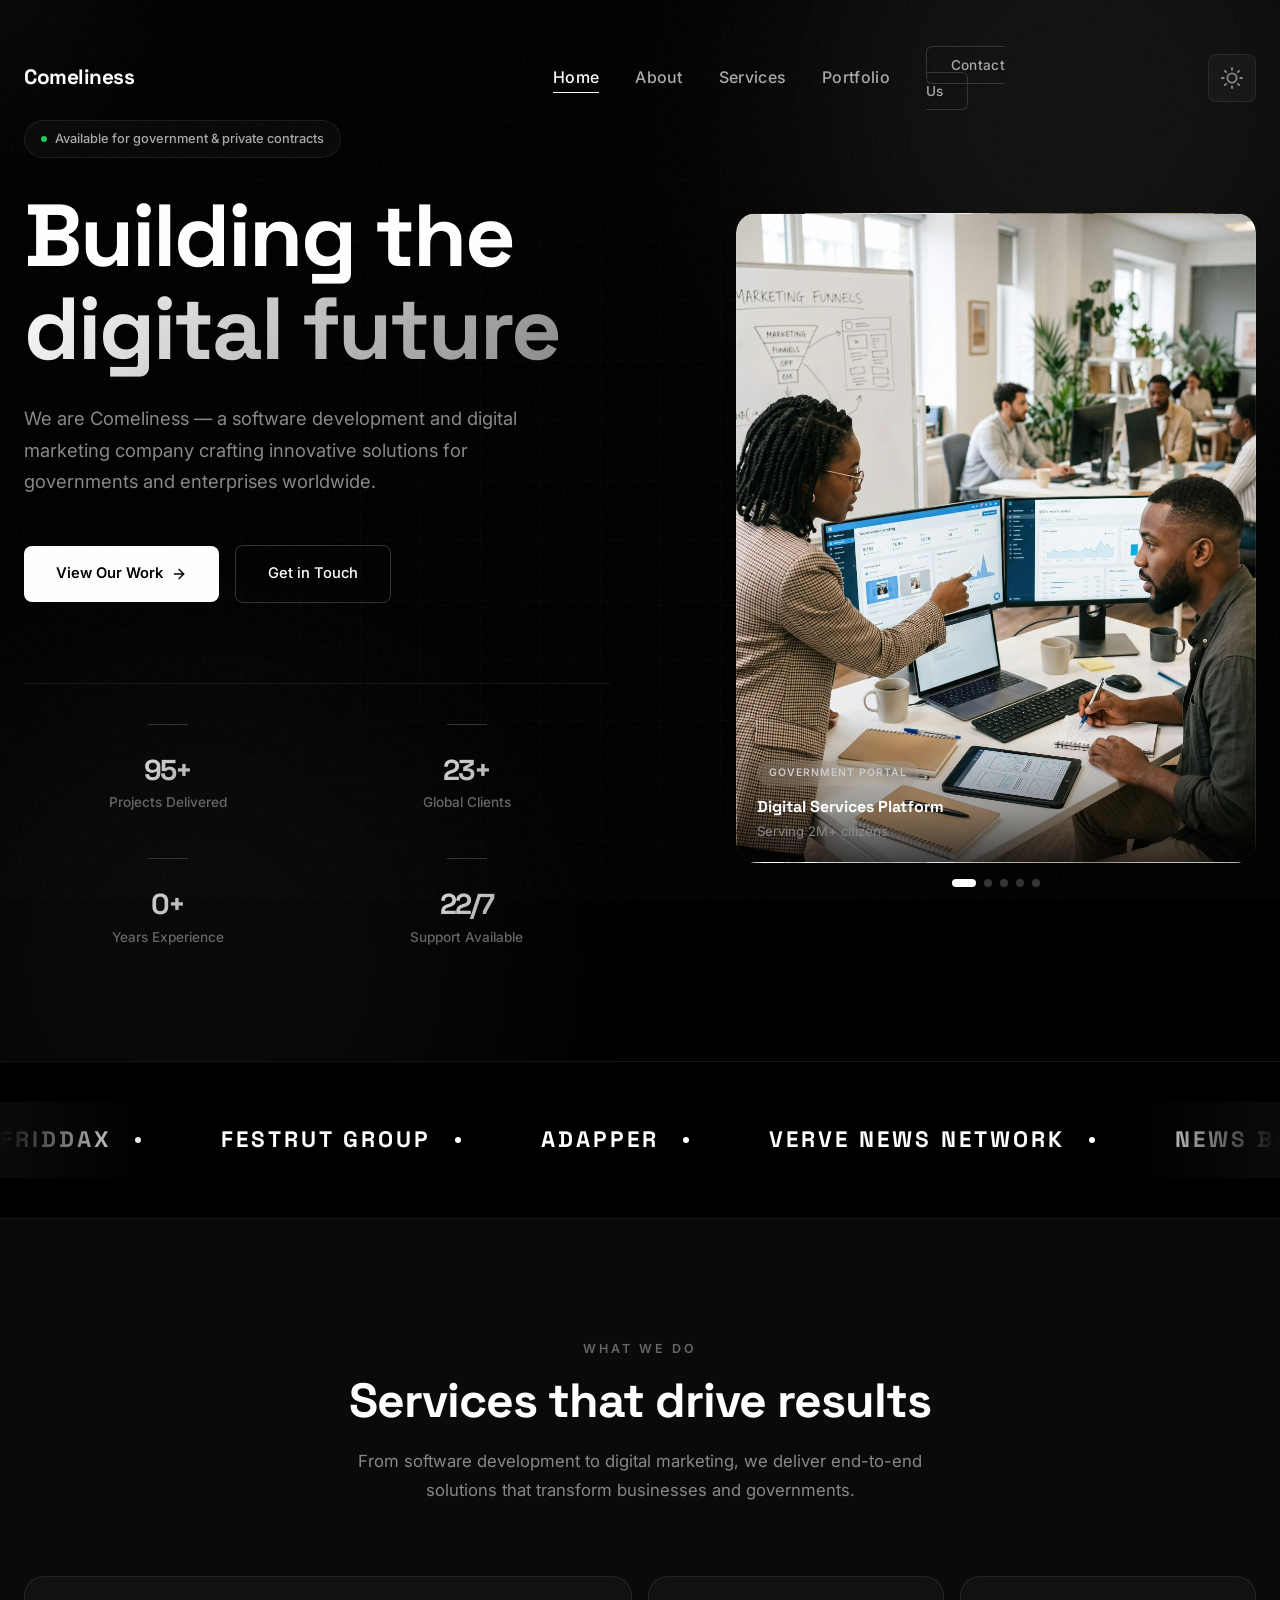
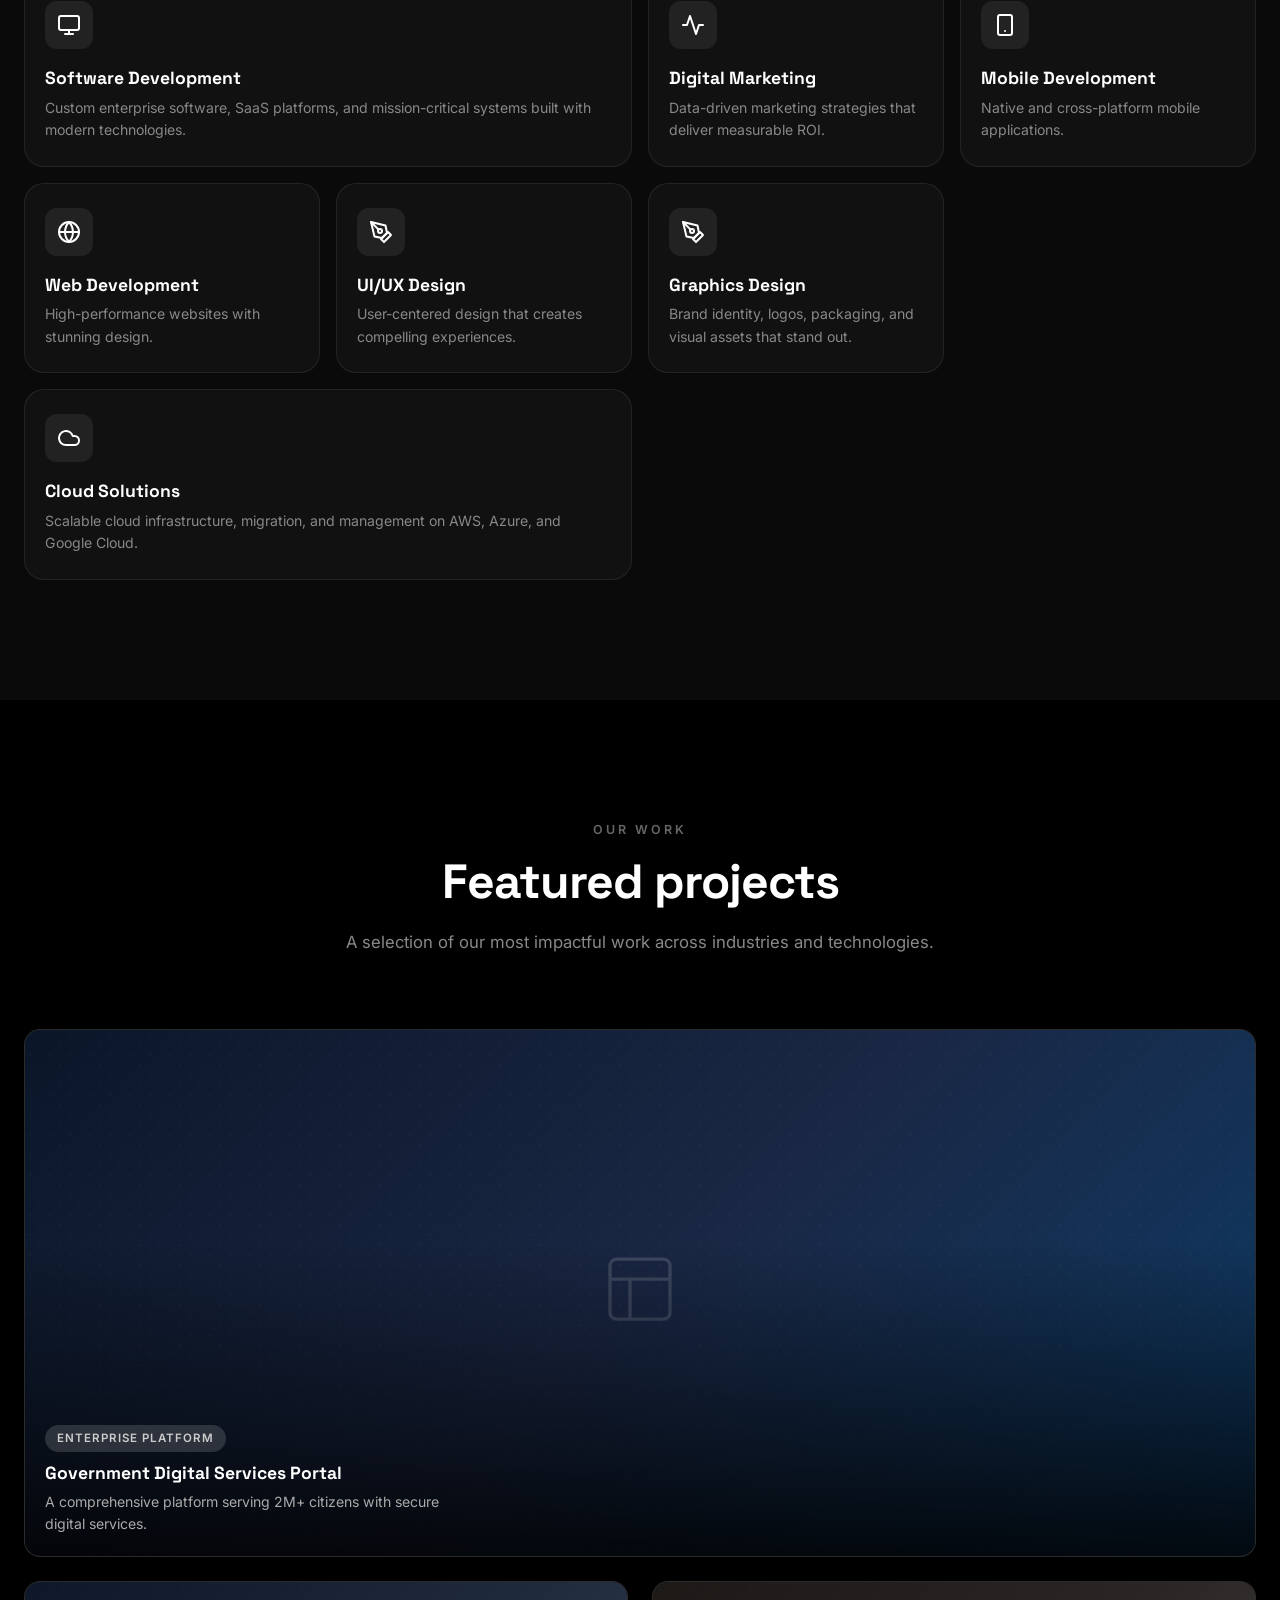
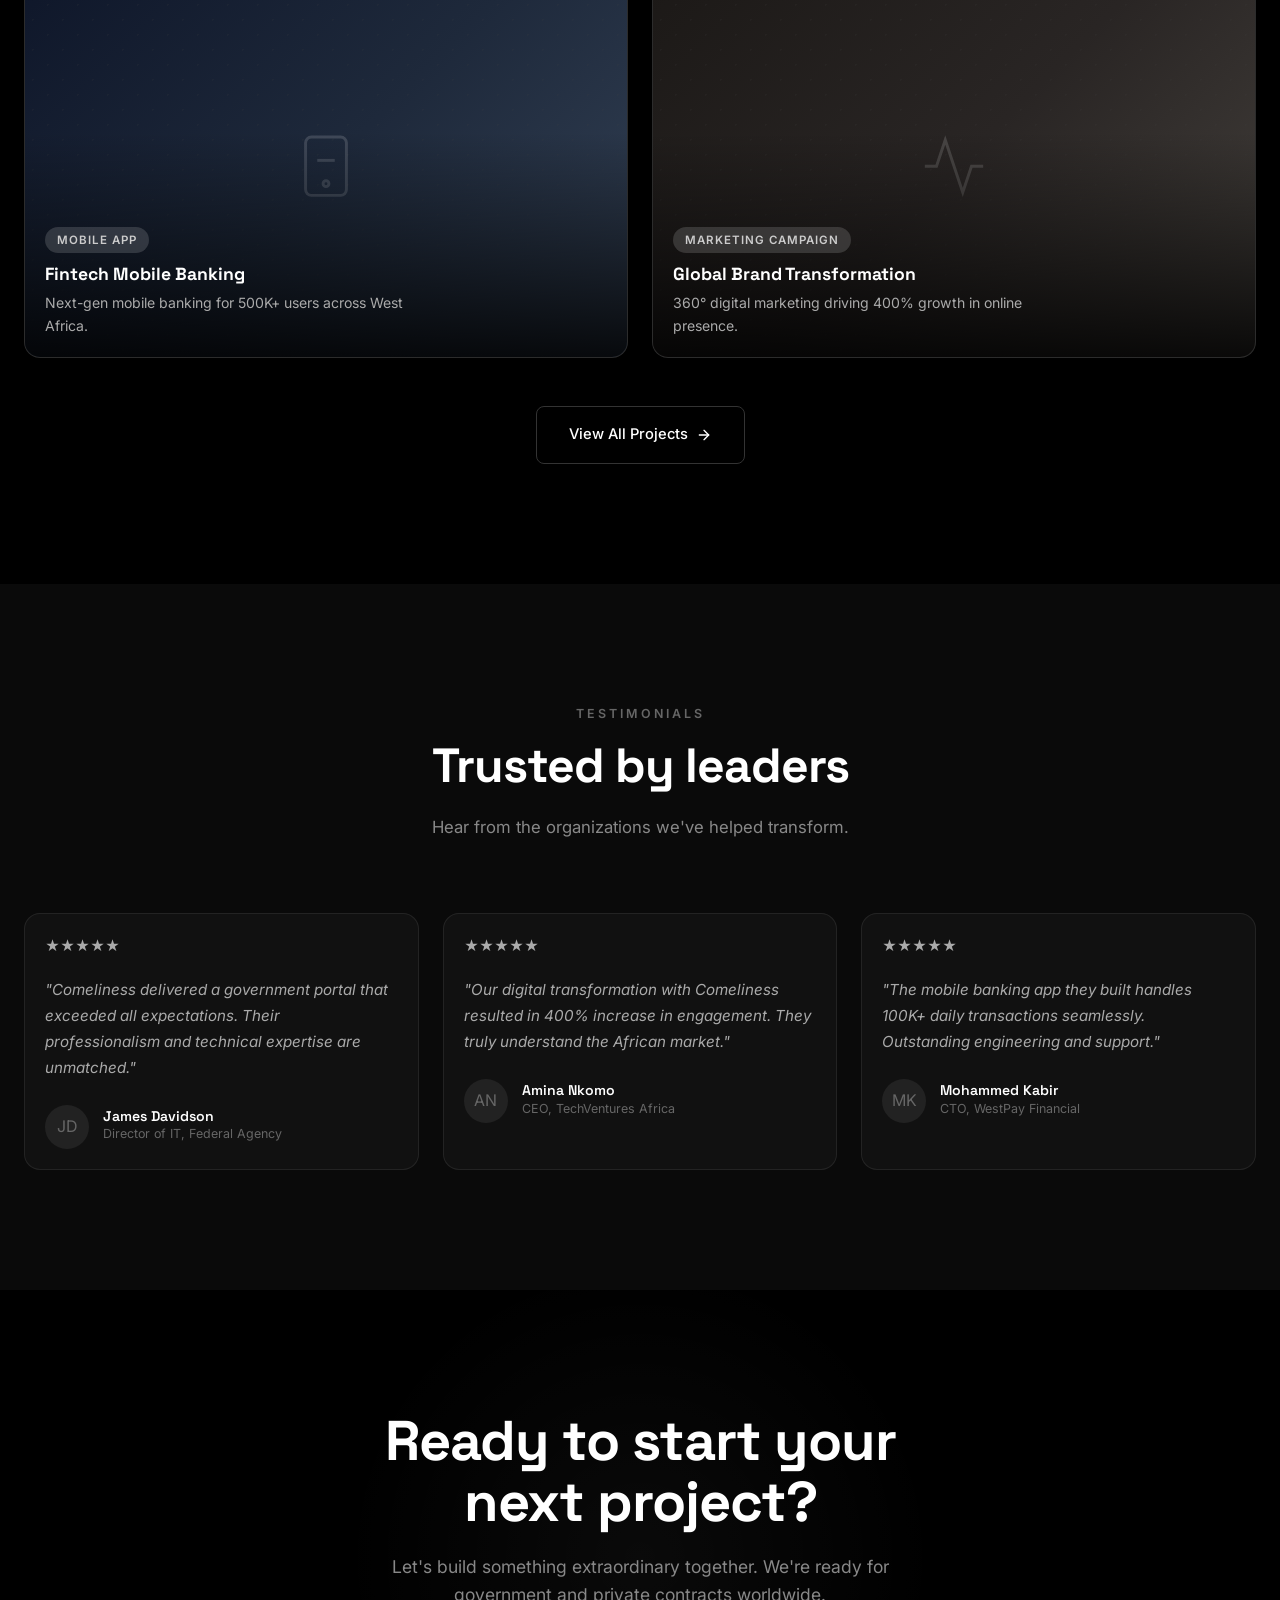
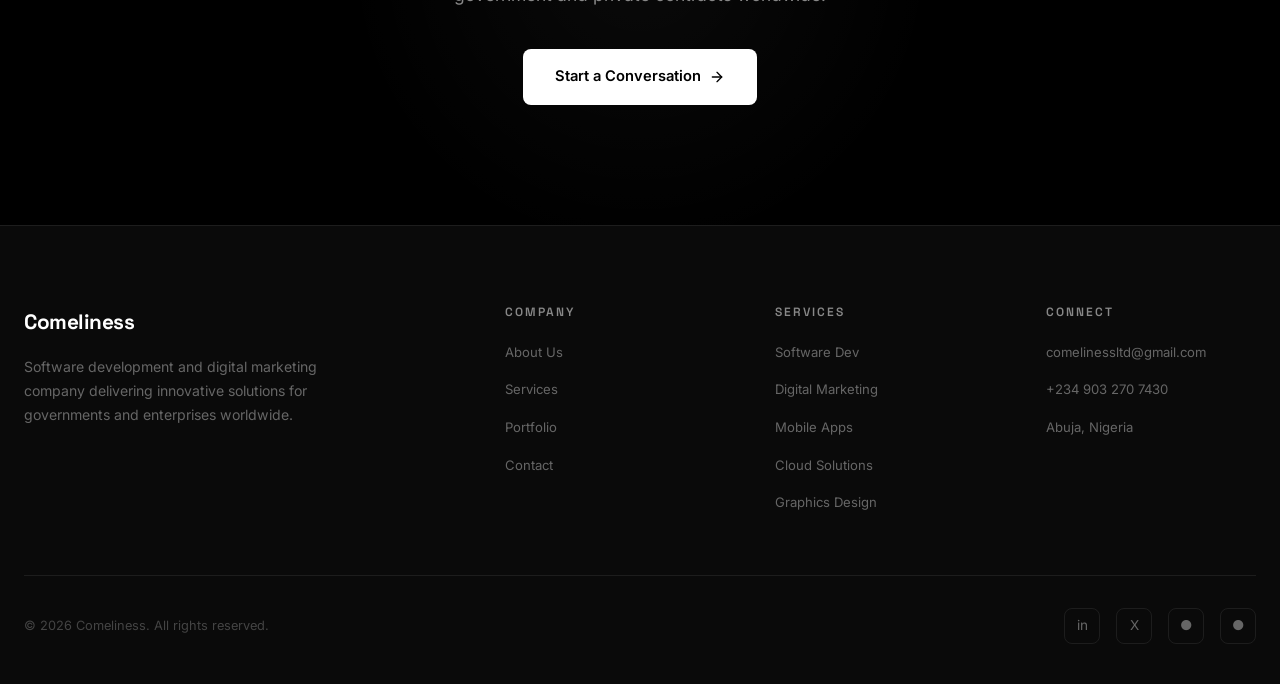
<file: index.html>
<!DOCTYPE html>
<html lang="en">
<head>
  <meta charset="UTF-8">
  <meta name="viewport" content="width=device-width, initial-scale=1.0">
  <title>Comeliness — Software & Digital Solutions</title>
  <meta name="description" content="Comeliness is a leading software development and digital marketing company delivering innovative solutions worldwide.">
  <link rel="stylesheet" href="css/style.css">
  <link rel="icon" href="data:image/svg+xml,<svg xmlns='http://www.w3.org/2000/svg' viewBox='0 0 100 100'><text y='.9em' font-size='90'>C</text></svg>">
</head>
<body>
  <div class="grain"></div>
  <div class="page-transition"></div>

  <!-- NAVBAR -->
  <nav class="navbar">
    <div class="container">
      <a href="index.html" class="logo">Comeliness</a>
      <ul class="nav-links">
        <li><a href="index.html" class="active">Home</a></li>
        <li><a href="pages/about.html">About</a></li>
        <li><a href="pages/services.html">Services</a></li>
        <li><a href="pages/portfolio.html">Portfolio</a></li>
        <li><a href="pages/contact.html" class="nav-cta">Contact Us</a></li>
      </ul>
      <div class="nav-actions" style="display:flex; align-items:center; gap:12px;">
        <button class="theme-toggle" id="themeToggle" aria-label="Toggle theme">
          <svg class="sun-icon" viewBox="0 0 24 24" fill="none" stroke="currentColor" stroke-width="2" stroke-linecap="round" stroke-linejoin="round"><circle cx="12" cy="12" r="5"/><line x1="12" y1="1" x2="12" y2="3"/><line x1="12" y1="21" x2="12" y2="23"/><line x1="4.22" y1="4.22" x2="5.64" y2="5.64"/><line x1="18.36" y1="18.36" x2="19.78" y2="19.78"/><line x1="1" y1="12" x2="3" y2="12"/><line x1="21" y1="12" x2="23" y2="12"/><line x1="4.22" y1="19.78" x2="5.64" y2="18.36"/><line x1="18.36" y1="5.64" x2="19.78" y2="4.22"/></svg>
          <svg class="moon-icon" viewBox="0 0 24 24" fill="none" stroke="currentColor" stroke-width="2" stroke-linecap="round" stroke-linejoin="round"><path d="M21 12.79A9 9 0 1 1 11.21 3 7 7 0 0 0 21 12.79z"/></svg>
        </button>
        <div class="hamburger">
        <span></span>
        <span></span>
        <span></span>
      </div>
    </div>
  </nav>

  <!-- HERO -->
  <section class="hero">
    <div class="hero-bg">
      <div class="hero-gradient hero-gradient-1"></div>
      <div class="hero-gradient hero-gradient-2"></div>
      <div class="hero-grid"></div>
    </div>
    <div class="container">
      <div class="hero-layout">
        <div class="hero-text">
          <div class="hero-badge">
            <span class="dot"></span>
            Available for government & private contracts
          </div>
          <h1>
            Building the<br>
            <span class="gradient-text" data-scramble="digital future">digital future</span>
          </h1>
          <p class="hero-description">
            We are Comeliness — a software development and digital marketing company crafting innovative solutions for governments and enterprises worldwide.
          </p>
          <div class="hero-buttons">
            <a href="pages/portfolio.html" class="btn-primary">
              View Our Work
              <svg width="16" height="16" viewBox="0 0 24 24" fill="none" stroke="currentColor" stroke-width="2" stroke-linecap="round" stroke-linejoin="round"><path d="M5 12h14"/><path d="m12 5 7 7-7 7"/></svg>
            </a>
            <a href="pages/contact.html" class="btn-secondary">Get in Touch</a>
          </div>
          <div class="hero-stats">
            <div class="stat-block">
              <div class="stat-number" data-count="100" data-suffix="+">0+</div>
              <div class="stat-label">Projects Delivered</div>
            </div>
            <div class="stat-block">
              <div class="stat-number" data-count="25" data-suffix="+">0+</div>
              <div class="stat-label">Global Clients</div>
            </div>
            <div class="stat-block">
              <div class="stat-number" data-count="1" data-suffix="+">0+</div>
              <div class="stat-label">Years Experience</div>
            </div>
            <div class="stat-block">
              <div class="stat-number" data-count="24" data-suffix="/7">0/7</div>
              <div class="stat-label">Support Available</div>
            </div>
          </div>
        </div>
        <div class="hero-slider">
          <div class="hero-slider-track">
            <div class="hero-slide active" style="background-image: url('images/digital-services.jpeg'); background-size: cover; background-position: center;">
              <div class="hero-slide-pattern"></div>
              <div class="hero-slide-content">
                <span class="hero-slide-tag">Government Portal</span>
                <h3>Digital Services Platform</h3>
                <p>Serving 2M+ citizens</p>
              </div>
              <div class="hero-slide-number">01</div>
            </div>
            <div class="hero-slide" style="background-image: url('images/mobile-app.jpeg'); background-size: cover; background-position: center;">
              <div class="hero-slide-pattern"></div>
              <div class="hero-slide-content">
                <span class="hero-slide-tag">Mobile App</span>
                <h3>Fintech Banking</h3>
                <p>500K+ active users</p>
              </div>
              <div class="hero-slide-number">02</div>
            </div>
            <div class="hero-slide" style="background-image: url('images/supply-chain.jpeg'); background-size: cover; background-position: center;">
              <div class="hero-slide-pattern"></div>
              <div class="hero-slide-content">
                <span class="hero-slide-tag">Enterprise</span>
                <h3>Supply Chain System</h3>
                <p>Real-time tracking</p>
              </div>
              <div class="hero-slide-number">03</div>
            </div>
            <div class="hero-slide" style="background-image: url('images/brand.jpeg'); background-size: cover; background-position: center;">
              <div class="hero-slide-pattern"></div>
              <div class="hero-slide-content">
                <span class="hero-slide-tag">Marketing</span>
                <h3>Brand Transformation</h3>
                <p>400% growth in reach</p>
              </div>
              <div class="hero-slide-number">04</div>
            </div>
            <div class="hero-slide" style="background-image: url('images/healthcare.jpeg'); background-size: cover; background-position: center;">
              <div class="hero-slide-pattern"></div>
              <div class="hero-slide-content">
                <span class="hero-slide-tag">Healthcare</span>
                <h3>Health Records</h3>
                <p>500K+ patient records</p>
              </div>
              <div class="hero-slide-number">05</div>
            </div>
          </div>
          <div class="hero-slider-dots">
            <button class="hero-dot active" data-index="0"></button>
            <button class="hero-dot" data-index="1"></button>
            <button class="hero-dot" data-index="2"></button>
            <button class="hero-dot" data-index="3"></button>
            <button class="hero-dot" data-index="4"></button>
          </div>
        </div>
      </div>
    </div>
  </section>

  <!-- CLIENTS MARQUEE -->
  <section class="section" style="padding: 40px 0; border-top: 1px solid var(--glass-border); border-bottom: 1px solid var(--glass-border);">
    <div class="marquee-container">
      <div class="marquee-track">
        <span class="marquee-item">Friddax <span class="dot"></span></span>
        <span class="marquee-item">Festrut Group <span class="dot"></span></span>
        <span class="marquee-item">Adapper <span class="dot"></span></span>
        <span class="marquee-item">Verve News Network <span class="dot"></span></span>
        <span class="marquee-item">News Balance <span class="dot"></span></span>
        <span class="marquee-item">Health Communication and Visibility <span class="dot"></span></span>
        <span class="marquee-item">Parental Zone <span class="dot"></span></span>
        <span class="marquee-item">GazeonTrade <span class="dot"></span></span>
      </div>
    </div>
  </section>

  <!-- SERVICES -->
  <section class="section section-alt">
    <div class="container">
      <div class="section-header fade-up">
        <span class="section-label">What We Do</span>
        <h2 class="section-title">Services that drive results</h2>
        <p class="section-subtitle">From software development to digital marketing, we deliver end-to-end solutions that transform businesses and governments.</p>
      </div>
      <div class="bento-grid">
        <div class="bento-item span-2 fade-up">
          <div class="bento-icon">
            <svg width="24" height="24" viewBox="0 0 24 24" fill="none" stroke="currentColor" stroke-width="2" stroke-linecap="round" stroke-linejoin="round"><rect x="2" y="3" width="20" height="14" rx="2" ry="2"/><line x1="8" y1="21" x2="16" y2="21"/><line x1="12" y1="17" x2="12" y2="21"/></svg>
          </div>
          <h3>Software Development</h3>
          <p>Custom enterprise software, SaaS platforms, and mission-critical systems built with modern technologies.</p>
        </div>
        <div class="bento-item fade-up fade-up-delay-1">
          <div class="bento-icon">
            <svg width="24" height="24" viewBox="0 0 24 24" fill="none" stroke="currentColor" stroke-width="2" stroke-linecap="round" stroke-linejoin="round"><polyline points="22 12 18 12 15 21 9 3 6 12 2 12"/></svg>
          </div>
          <h3>Digital Marketing</h3>
          <p>Data-driven marketing strategies that deliver measurable ROI.</p>
        </div>
        <div class="bento-item fade-up fade-up-delay-2">
          <div class="bento-icon">
            <svg width="24" height="24" viewBox="0 0 24 24" fill="none" stroke="currentColor" stroke-width="2" stroke-linecap="round" stroke-linejoin="round"><rect x="5" y="2" width="14" height="20" rx="2" ry="2"/><line x1="12" y1="18" x2="12.01" y2="18"/></svg>
          </div>
          <h3>Mobile Development</h3>
          <p>Native and cross-platform mobile applications.</p>
        </div>
        <div class="bento-item fade-up fade-up-delay-1">
          <div class="bento-icon">
            <svg width="24" height="24" viewBox="0 0 24 24" fill="none" stroke="currentColor" stroke-width="2" stroke-linecap="round" stroke-linejoin="round"><circle cx="12" cy="12" r="10"/><line x1="2" y1="12" x2="22" y2="12"/><path d="M12 2a15.3 15.3 0 0 1 4 10 15.3 15.3 0 0 1-4 10 15.3 15.3 0 0 1-4-10 15.3 15.3 0 0 1 4-10z"/></svg>
          </div>
          <h3>Web Development</h3>
          <p>High-performance websites with stunning design.</p>
        </div>
        <div class="bento-item fade-up fade-up-delay-2">
          <div class="bento-icon">
            <svg width="24" height="24" viewBox="0 0 24 24" fill="none" stroke="currentColor" stroke-width="2" stroke-linecap="round" stroke-linejoin="round"><path d="M12 19l7-7 3 3-7 7-3-3z"/><path d="M18 13l-1.5-7.5L2 2l3.5 14.5L13 18l5-5z"/><path d="M2 2l7.586 7.586"/><circle cx="11" cy="11" r="2"/></svg>
          </div>
          <h3>UI/UX Design</h3>
          <p>User-centered design that creates compelling experiences.</p>
        </div>
        <div class="bento-item fade-up fade-up-delay-3">
          <div class="bento-icon">
            <svg width="24" height="24" viewBox="0 0 24 24" fill="none" stroke="currentColor" stroke-width="2" stroke-linecap="round" stroke-linejoin="round"><path d="M12 19l7-7 3 3-7 7-3-3z"/><path d="M18 13l-1.5-7.5L2 2l3.5 14.5L13 18l5-5z"/><path d="M2 2l7.586 7.586"/><circle cx="11" cy="11" r="2"/></svg>
          </div>
          <h3>Graphics Design</h3>
          <p>Brand identity, logos, packaging, and visual assets that stand out.</p>
        </div>
        <div class="bento-item span-2 fade-up fade-up-delay-3">
          <div class="bento-icon">
            <svg width="24" height="24" viewBox="0 0 24 24" fill="none" stroke="currentColor" stroke-width="2" stroke-linecap="round" stroke-linejoin="round"><path d="M17.5 19H9a7 7 0 1 1 6.71-9h1.79a4.5 4.5 0 1 1 0 9z"/></svg>
          </div>
          <h3>Cloud Solutions</h3>
          <p>Scalable cloud infrastructure, migration, and management on AWS, Azure, and Google Cloud.</p>
        </div>
      </div>
    </div>
  </section>

  <!-- PORTFOLIO PREVIEW -->
  <section class="section">
    <div class="container">
      <div class="section-header fade-up">
        <span class="section-label">Our Work</span>
        <h2 class="section-title">Featured projects</h2>
        <p class="section-subtitle">A selection of our most impactful work across industries and technologies.</p>
      </div>
      <div class="portfolio-grid">
        <a href="pages/case-study-gov.html" class="portfolio-card fade-up">
          <div class="portfolio-card-bg" style="background: linear-gradient(135deg, #0a1628 0%, #1a2744 50%, #0d3b66 100%);"></div>
          <div class="portfolio-card-pattern" style="opacity:0.2; background-image: radial-gradient(circle at 25% 25%, rgba(255,255,255,0.15) 1px, transparent 1px), radial-gradient(circle at 75% 75%, rgba(255,255,255,0.15) 1px, transparent 1px); background-size: 20px 20px;"></div>
          <div style="position:absolute; top:50%; left:50%; transform:translate(-50%,-50%); opacity:0.15;">
            <svg width="80" height="80" viewBox="0 0 24 24" fill="none" stroke="white" stroke-width="1"><rect x="3" y="3" width="18" height="18" rx="2"/><path d="M3 9h18"/><path d="M9 21V9"/></svg>
          </div>
          <div class="portfolio-card-content">
            <span class="portfolio-tag">Enterprise Platform</span>
            <h3>Government Digital Services Portal</h3>
            <p>A comprehensive platform serving 2M+ citizens with secure digital services.</p>
          </div>
        </a>
        <a href="pages/case-study-westpay.html" class="portfolio-card fade-up fade-up-delay-1">
          <div class="portfolio-card-bg" style="background: linear-gradient(135deg, #0f172a 0%, #1e293b 50%, #334155 100%);"></div>
          <div class="portfolio-card-pattern" style="opacity:0.15;"></div>
          <div style="position:absolute; top:50%; left:50%; transform:translate(-50%,-50%); opacity:0.15;">
            <svg width="70" height="70" viewBox="0 0 24 24" fill="none" stroke="white" stroke-width="1"><rect x="5" y="2" width="14" height="20" rx="2"/><circle cx="12" cy="18" r="1"/><path d="M9 10h6"/></svg>
          </div>
          <div class="portfolio-card-content">
            <span class="portfolio-tag">Mobile App</span>
            <h3>Fintech Mobile Banking</h3>
            <p>Next-gen mobile banking for 500K+ users across West Africa.</p>
          </div>
        </a>
        <a href="pages/case-study-brand.html" class="portfolio-card fade-up fade-up-delay-2">
          <div class="portfolio-card-bg" style="background: linear-gradient(135deg, #1c1917 0%, #292524 50%, #44403c 100%);"></div>
          <div class="portfolio-card-pattern" style="opacity:0.15;"></div>
          <div style="position:absolute; top:50%; left:50%; transform:translate(-50%,-50%); opacity:0.15;">
            <svg width="70" height="70" viewBox="0 0 24 24" fill="none" stroke="white" stroke-width="1"><path d="M22 12h-4l-3 9L9 3l-3 9H2"/></svg>
          </div>
          <div class="portfolio-card-content">
            <span class="portfolio-tag">Marketing Campaign</span>
            <h3>Global Brand Transformation</h3>
            <p>360° digital marketing driving 400% growth in online presence.</p>
          </div>
        </a>
      </div>
      <div style="text-align: center; margin-top: 48px;" class="fade-up">
        <a href="pages/portfolio.html" class="btn-secondary">
          View All Projects
          <svg width="16" height="16" viewBox="0 0 24 24" fill="none" stroke="currentColor" stroke-width="2" stroke-linecap="round" stroke-linejoin="round"><path d="M5 12h14"/><path d="m12 5 7 7-7 7"/></svg>
        </a>
      </div>
    </div>
  </section>

  <!-- TESTIMONIALS -->
  <section class="section section-alt">
    <div class="container">
      <div class="section-header fade-up">
        <span class="section-label">Testimonials</span>
        <h2 class="section-title">Trusted by leaders</h2>
        <p class="section-subtitle">Hear from the organizations we've helped transform.</p>
      </div>
      <div class="testimonials-grid">
        <div class="testimonial-card fade-up fade-up-delay-1">
          <div class="testimonial-stars">&#9733;&#9733;&#9733;&#9733;&#9733;</div>
          <blockquote>"Comeliness delivered a government portal that exceeded all expectations. Their professionalism and technical expertise are unmatched."</blockquote>
          <div class="testimonial-author">
            <div class="testimonial-avatar">JD</div>
            <div class="testimonial-author-info">
              <h5>James Davidson</h5>
              <p>Director of IT, Federal Agency</p>
            </div>
          </div>
        </div>
        <div class="testimonial-card fade-up fade-up-delay-2">
          <div class="testimonial-stars">&#9733;&#9733;&#9733;&#9733;&#9733;</div>
          <blockquote>"Our digital transformation with Comeliness resulted in 400% increase in engagement. They truly understand the African market."</blockquote>
          <div class="testimonial-author">
            <div class="testimonial-avatar">AN</div>
            <div class="testimonial-author-info">
              <h5>Amina Nkomo</h5>
              <p>CEO, TechVentures Africa</p>
            </div>
          </div>
        </div>
        <div class="testimonial-card fade-up fade-up-delay-3">
          <div class="testimonial-stars">&#9733;&#9733;&#9733;&#9733;&#9733;</div>
          <blockquote>"The mobile banking app they built handles 100K+ daily transactions seamlessly. Outstanding engineering and support."</blockquote>
          <div class="testimonial-author">
            <div class="testimonial-avatar">MK</div>
            <div class="testimonial-author-info">
              <h5>Mohammed Kabir</h5>
              <p>CTO, WestPay Financial</p>
            </div>
          </div>
        </div>
      </div>
    </div>
  </section>

  <!-- CTA -->
  <section class="cta-section">
    <div class="cta-glow"></div>
    <div class="container">
      <h2 class="fade-up">Ready to start your<br>next project?</h2>
      <p class="fade-up fade-up-delay-1">Let's build something extraordinary together. We're ready for government and private contracts worldwide.</p>
      <a href="pages/contact.html" class="btn-primary fade-up fade-up-delay-2">
        Start a Conversation
        <svg width="16" height="16" viewBox="0 0 24 24" fill="none" stroke="currentColor" stroke-width="2" stroke-linecap="round" stroke-linejoin="round"><path d="M5 12h14"/><path d="m12 5 7 7-7 7"/></svg>
      </a>
    </div>
  </section>

  <!-- FOOTER -->
  <footer class="footer">
    <div class="container">
      <div class="footer-grid">
        <div class="footer-brand">
<a href="index.html" class="logo">Comeliness</a>
          <p>Software development and digital marketing company delivering innovative solutions for governments and enterprises worldwide.</p>
        </div>
        <div class="footer-col">
          <h4>Company</h4>
          <ul>
            <li><a href="pages/about.html">About Us</a></li>
            <li><a href="pages/services.html">Services</a></li>
            <li><a href="pages/portfolio.html">Portfolio</a></li>
            <li><a href="pages/contact.html">Contact</a></li>
          </ul>
        </div>
        <div class="footer-col">
          <h4>Services</h4>
          <ul>
            <li><a href="pages/services.html">Software Dev</a></li>
            <li><a href="pages/services.html">Digital Marketing</a></li>
            <li><a href="pages/services.html">Mobile Apps</a></li>
            <li><a href="pages/services.html">Cloud Solutions</a></li>
            <li><a href="pages/services.html">Graphics Design</a></li>
          </ul>
        </div>
        <div class="footer-col">
          <h4>Connect</h4>
          <ul>
            <li><a href="mailto:comelinessltd@gmail.com">comelinessltd@gmail.com</a></li>
            <li><a href="tel:+2349032707430">+234 903 270 7430</a></li>
            <li><a href="#">Abuja, Nigeria</a></li>
          </ul>
        </div>
      </div>
      <div class="footer-bottom">
        <p>&copy; 2026 Comeliness. All rights reserved.</p>
        <div class="footer-socials">
          <a href="#" aria-label="LinkedIn">in</a>
          <a href="#" aria-label="Twitter">X</a>
          <a href="#" aria-label="GitHub">&#9679;</a>
          <a href="#" aria-label="Instagram">&#9679;</a>
        </div>
      </div>
    </div>
  </footer>

  <script src="js/main.js"></script>
</body>
</html>
</file>
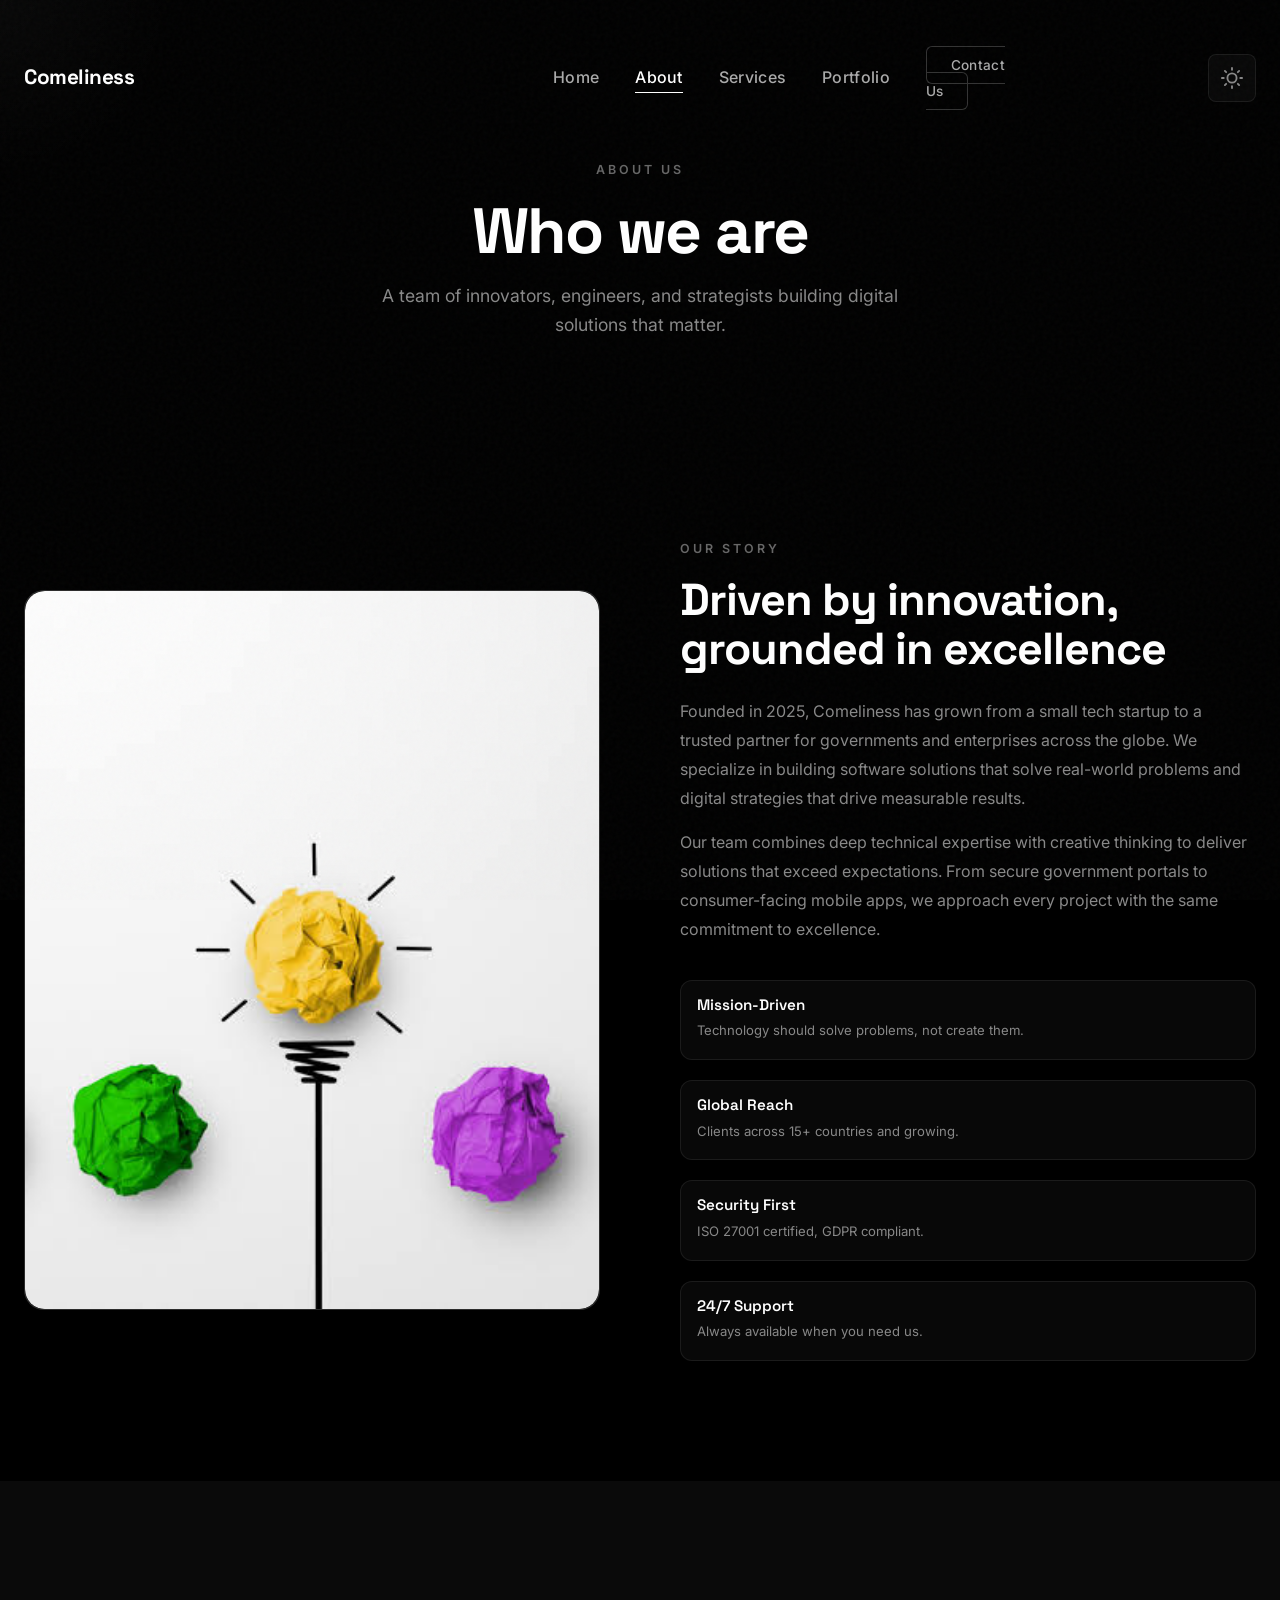
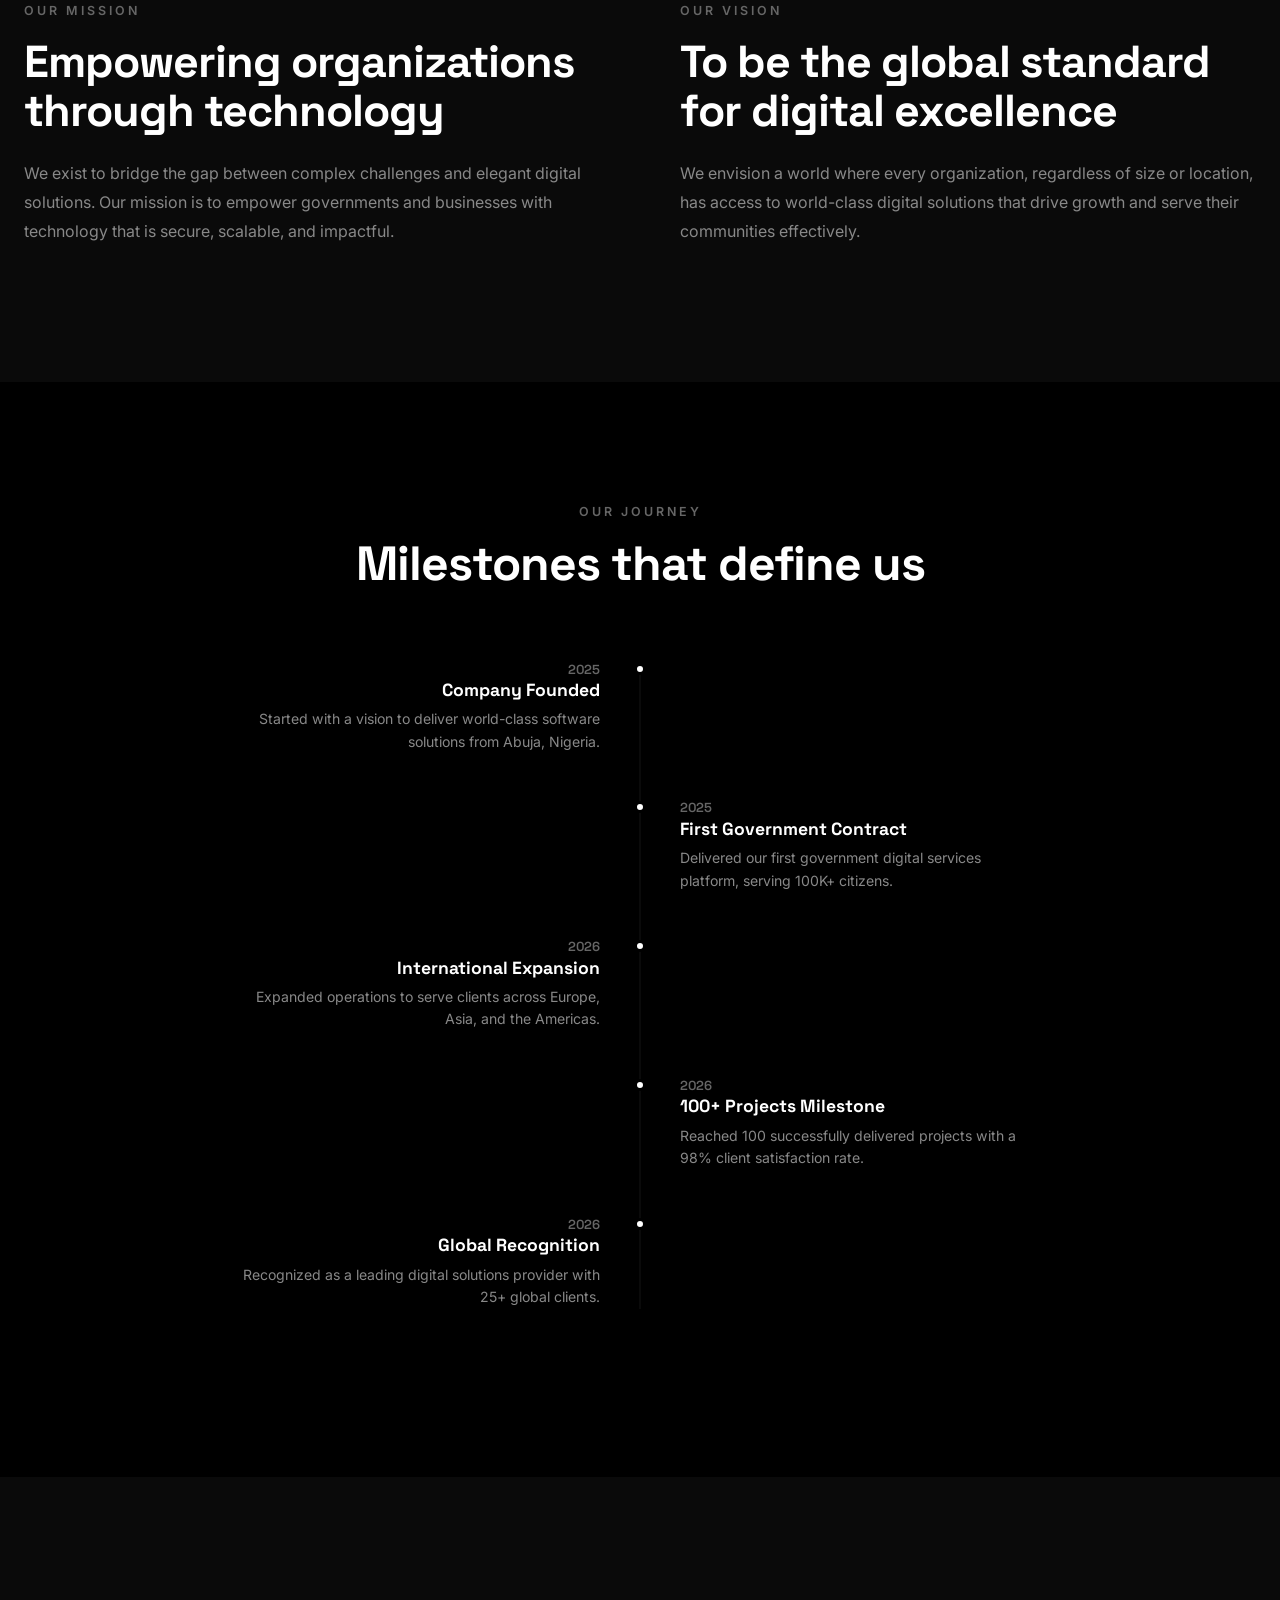
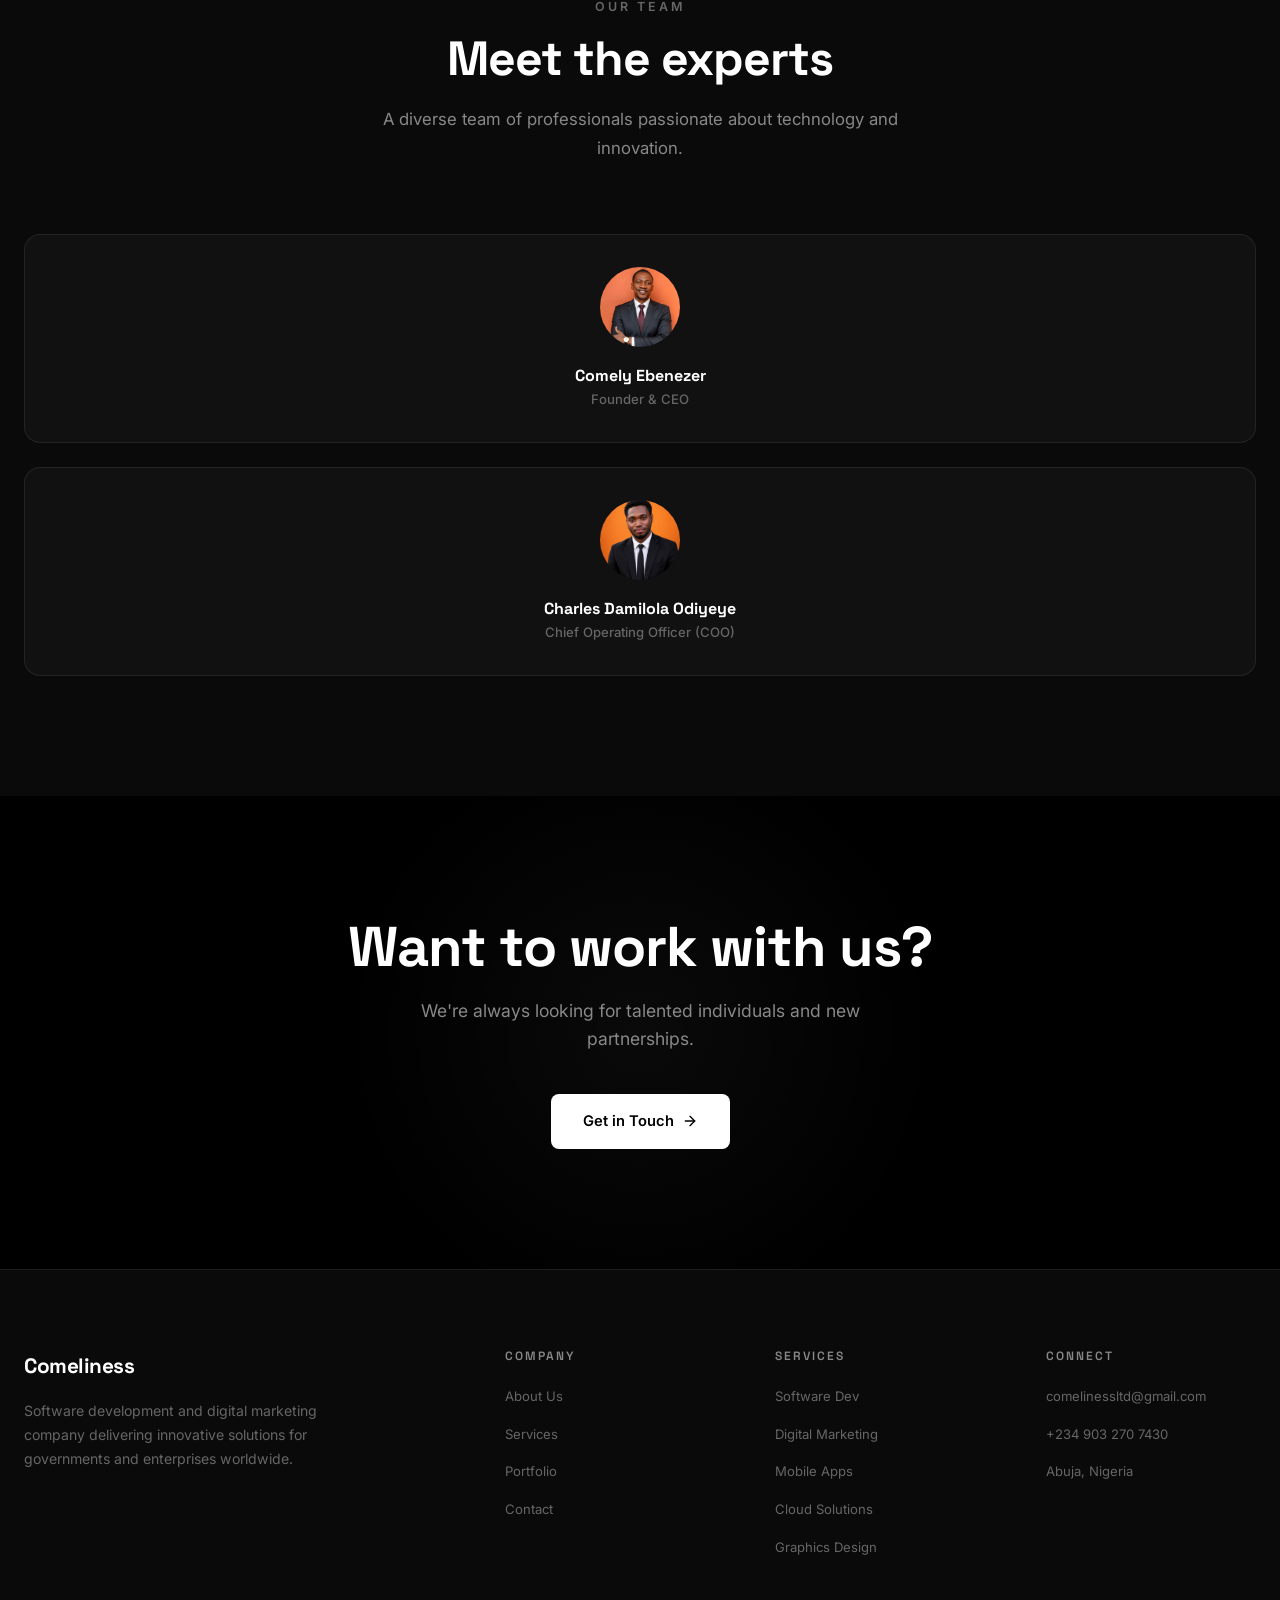
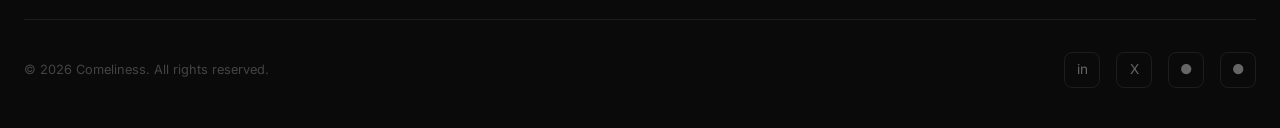
<file: pages/about.html>
<!DOCTYPE html>
<html lang="en">
<head>
  <meta charset="UTF-8">
  <meta name="viewport" content="width=device-width, initial-scale=1.0">
  <title>About Us — Comeliness</title>
  <meta name="description" content="Learn about Comeliness — our mission, vision, team, and journey to becoming a leading software and digital solutions company.">
  <link rel="stylesheet" href="../css/style.css">
  <link rel="icon" href="data:image/svg+xml,<svg xmlns='http://www.w3.org/2000/svg' viewBox='0 0 100 100'><text y='.9em' font-size='90'>C</text></svg>">
</head>
<body>
  <div class="grain"></div>
  <div class="page-transition"></div>

  <!-- NAVBAR -->
  <nav class="navbar">
    <div class="container">
      <a href="../index.html" class="logo">Comeliness</a>
      <ul class="nav-links">
        <li><a href="../index.html">Home</a></li>
        <li><a href="about.html" class="active">About</a></li>
        <li><a href="services.html">Services</a></li>
        <li><a href="portfolio.html">Portfolio</a></li>
        <li><a href="contact.html" class="nav-cta">Contact Us</a></li>
      </ul>
      <div class="nav-actions" style="display:flex; align-items:center; gap:12px;">
        <button class="theme-toggle" id="themeToggle" aria-label="Toggle theme">
          <svg class="sun-icon" viewBox="0 0 24 24" fill="none" stroke="currentColor" stroke-width="2" stroke-linecap="round" stroke-linejoin="round"><circle cx="12" cy="12" r="5"/><line x1="12" y1="1" x2="12" y2="3"/><line x1="12" y1="21" x2="12" y2="23"/><line x1="4.22" y1="4.22" x2="5.64" y2="5.64"/><line x1="18.36" y1="18.36" x2="19.78" y2="19.78"/><line x1="1" y1="12" x2="3" y2="12"/><line x1="21" y1="12" x2="23" y2="12"/><line x1="4.22" y1="19.78" x2="5.64" y2="18.36"/><line x1="18.36" y1="5.64" x2="19.78" y2="4.22"/></svg>
          <svg class="moon-icon" viewBox="0 0 24 24" fill="none" stroke="currentColor" stroke-width="2" stroke-linecap="round" stroke-linejoin="round"><path d="M21 12.79A9 9 0 1 1 11.21 3 7 7 0 0 0 21 12.79z"/></svg>
        </button>
        <div class="hamburger">
        <span></span>
        <span></span>
        <span></span>
      </div>
    </div>
  </nav>

  <!-- PAGE HEADER -->
  <section class="page-header">
    <div class="container">
      <span class="section-label fade-up">About Us</span>
      <h1 class="fade-up fade-up-delay-1">Who we are</h1>
      <p class="fade-up fade-up-delay-2">A team of innovators, engineers, and strategists building digital solutions that matter.</p>
    </div>
  </section>

  <!-- ABOUT -->
  <section class="section">
    <div class="container">
      <div class="about-grid">
        <div class="about-image fade-up">
          <img src="../images/about us.jpg" alt="About Comeliness" style="width:100%; height:100%; object-fit:cover; border-radius:20px;">
        </div>
        <div class="about-content">
          <span class="section-label fade-up">Our Story</span>
          <h2 class="fade-up fade-up-delay-1">Driven by innovation,<br>grounded in excellence</h2>
          <p class="fade-up fade-up-delay-2">Founded in 2025, Comeliness has grown from a small tech startup to a trusted partner for governments and enterprises across the globe. We specialize in building software solutions that solve real-world problems and digital strategies that drive measurable results.</p>
          <p class="fade-up fade-up-delay-3">Our team combines deep technical expertise with creative thinking to deliver solutions that exceed expectations. From secure government portals to consumer-facing mobile apps, we approach every project with the same commitment to excellence.</p>
          <div class="about-features fade-up fade-up-delay-4">
            <div class="about-feature">
              <h4>Mission-Driven</h4>
              <p>Technology should solve problems, not create them.</p>
            </div>
            <div class="about-feature">
              <h4>Global Reach</h4>
              <p>Clients across 15+ countries and growing.</p>
            </div>
            <div class="about-feature">
              <h4>Security First</h4>
              <p>ISO 27001 certified, GDPR compliant.</p>
            </div>
            <div class="about-feature">
              <h4>24/7 Support</h4>
              <p>Always available when you need us.</p>
            </div>
          </div>
        </div>
      </div>
    </div>
  </section>

  <!-- MISSION & VISION -->
  <section class="section section-alt">
    <div class="container">
      <div class="about-grid" style="gap: 80px;">
        <div class="about-content">
          <span class="section-label fade-up">Our Mission</span>
          <h2 class="fade-up fade-up-delay-1">Empowering organizations through technology</h2>
          <p class="fade-up fade-up-delay-2">We exist to bridge the gap between complex challenges and elegant digital solutions. Our mission is to empower governments and businesses with technology that is secure, scalable, and impactful.</p>
        </div>
        <div class="about-content">
          <span class="section-label fade-up">Our Vision</span>
          <h2 class="fade-up fade-up-delay-1">To be the global standard for digital excellence</h2>
          <p class="fade-up fade-up-delay-2">We envision a world where every organization, regardless of size or location, has access to world-class digital solutions that drive growth and serve their communities effectively.</p>
        </div>
      </div>
    </div>
  </section>

  <!-- TIMELINE -->
  <section class="section">
    <div class="container">
      <div class="section-header fade-up">
        <span class="section-label">Our Journey</span>
        <h2 class="section-title">Milestones that define us</h2>
      </div>
      <div class="timeline">
        <div class="timeline-item fade-up">
          <div class="timeline-dot"></div>
          <div class="timeline-content">
            <h4>2025</h4>
            <h3>Company Founded</h3>
            <p>Started with a vision to deliver world-class software solutions from Abuja, Nigeria.</p>
          </div>
        </div>
        <div class="timeline-item fade-up fade-up-delay-1">
          <div class="timeline-dot"></div>
          <div class="timeline-content">
            <h4>2025</h4>
            <h3>First Government Contract</h3>
            <p>Delivered our first government digital services platform, serving 100K+ citizens.</p>
          </div>
        </div>
        <div class="timeline-item fade-up fade-up-delay-2">
          <div class="timeline-dot"></div>
          <div class="timeline-content">
            <h4>2026</h4>
            <h3>International Expansion</h3>
            <p>Expanded operations to serve clients across Europe, Asia, and the Americas.</p>
          </div>
        </div>
        <div class="timeline-item fade-up fade-up-delay-3">
          <div class="timeline-dot"></div>
          <div class="timeline-content">
            <h4>2026</h4>
            <h3>100+ Projects Milestone</h3>
            <p>Reached 100 successfully delivered projects with a 98% client satisfaction rate.</p>
          </div>
        </div>
        <div class="timeline-item fade-up fade-up-delay-4">
          <div class="timeline-dot"></div>
          <div class="timeline-content">
            <h4>2026</h4>
            <h3>Global Recognition</h3>
            <p>Recognized as a leading digital solutions provider with 25+ global clients.</p>
          </div>
        </div>
      </div>
    </div>
  </section>

  <!-- TEAM -->
  <section class="section section-alt">
    <div class="container">
      <div class="section-header fade-up">
        <span class="section-label">Our Team</span>
        <h2 class="section-title">Meet the experts</h2>
        <p class="section-subtitle">A diverse team of professionals passionate about technology and innovation.</p>
      </div>
      <div class="team-grid">
        <div class="team-card fade-up fade-up-delay-1">
          <div class="team-avatar" style="overflow:hidden;">
            <img src="../images/comely.jpeg" alt="Comely Ebenezer" style="width:100%; height:100%; object-fit:cover;">
          </div>
          <h4>Comely Ebenezer</h4>
          <p>Founder & CEO</p>
        </div>
        <div class="team-card fade-up fade-up-delay-2">
          <div class="team-avatar" style="overflow:hidden;">
            <img src="../images/Charles.jpeg" alt="Charles Damilola Odiyeye" style="width:100%; height:100%; object-fit:cover;">
          </div>
          <h4>Charles Damilola Odiyeye</h4>
          <p>Chief Operating Officer (COO)</p>
        </div>
      </div>
    </div>
  </section>

  <!-- CTA -->
  <section class="cta-section">
    <div class="cta-glow"></div>
    <div class="container">
      <h2 class="fade-up">Want to work with us?</h2>
      <p class="fade-up fade-up-delay-1">We're always looking for talented individuals and new partnerships.</p>
      <a href="contact.html" class="btn-primary fade-up fade-up-delay-2">
        Get in Touch
        <svg width="16" height="16" viewBox="0 0 24 24" fill="none" stroke="currentColor" stroke-width="2" stroke-linecap="round" stroke-linejoin="round"><path d="M5 12h14"/><path d="m12 5 7 7-7 7"/></svg>
      </a>
    </div>
  </section>

  <!-- FOOTER -->
  <footer class="footer">
    <div class="container">
      <div class="footer-grid">
        <div class="footer-brand">
<a href="../index.html" class="logo">Comeliness</a>
          <p>Software development and digital marketing company delivering innovative solutions for governments and enterprises worldwide.</p>
        </div>
        <div class="footer-col">
          <h4>Company</h4>
          <ul>
            <li><a href="about.html">About Us</a></li>
            <li><a href="services.html">Services</a></li>
            <li><a href="portfolio.html">Portfolio</a></li>
            <li><a href="contact.html">Contact</a></li>
          </ul>
        </div>
        <div class="footer-col">
          <h4>Services</h4>
          <ul>
            <li><a href="services.html">Software Dev</a></li>
            <li><a href="services.html">Digital Marketing</a></li>
            <li><a href="services.html">Mobile Apps</a></li>
            <li><a href="services.html">Cloud Solutions</a></li>
            <li><a href="services.html">Graphics Design</a></li>
          </ul>
        </div>
        <div class="footer-col">
          <h4>Connect</h4>
          <ul>
            <li><a href="mailto:comelinessltd@gmail.com">comelinessltd@gmail.com</a></li>
            <li><a href="tel:+2349032707430">+234 903 270 7430</a></li>
            <li><a href="#">Abuja, Nigeria</a></li>
          </ul>
        </div>
      </div>
      <div class="footer-bottom">
        <p>&copy; 2026 Comeliness. All rights reserved.</p>
        <div class="footer-socials">
          <a href="#" aria-label="LinkedIn">in</a>
          <a href="#" aria-label="Twitter">X</a>
          <a href="#" aria-label="GitHub">&#9679;</a>
          <a href="#" aria-label="Instagram">&#9679;</a>
        </div>
      </div>
    </div>
  </footer>

  <script src="../js/main.js"></script>
</body>
</html>
</file>
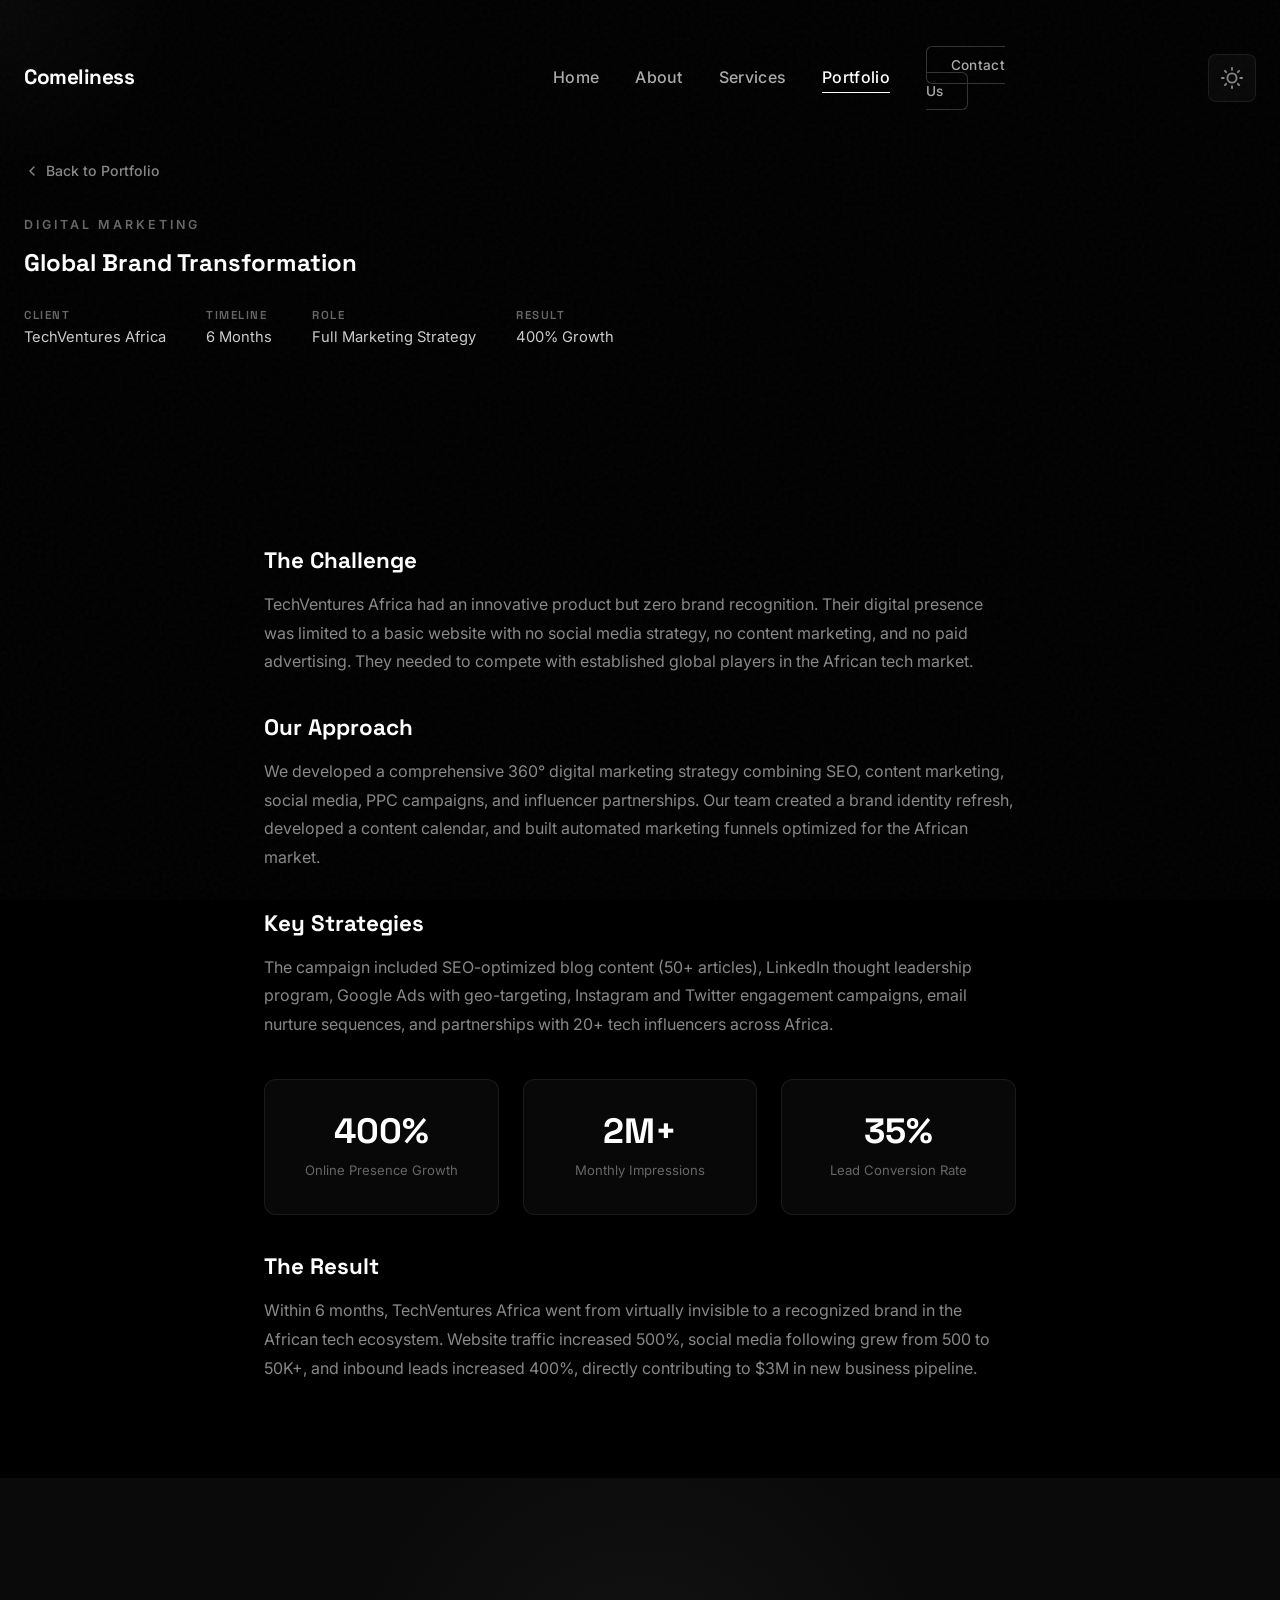
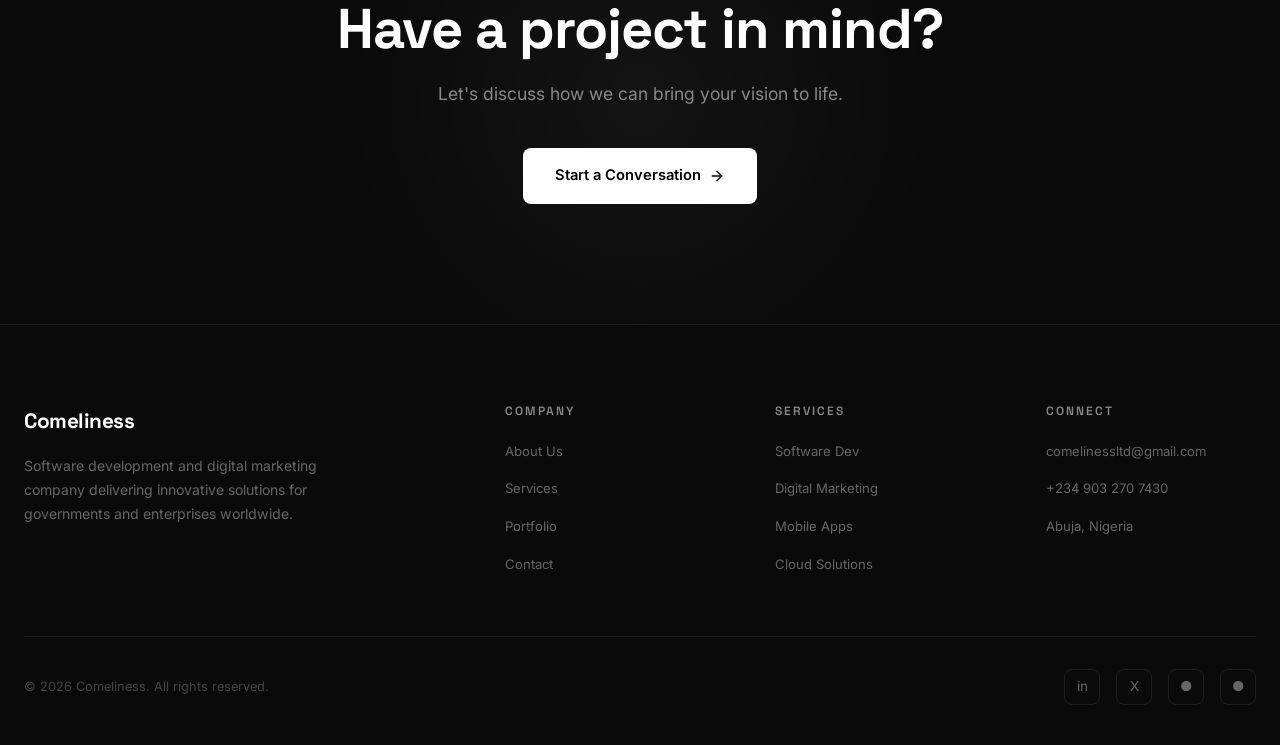
<file: pages/case-study-brand.html>
<!DOCTYPE html>
<html lang="en">
<head>
  <meta charset="UTF-8">
  <meta name="viewport" content="width=device-width, initial-scale=1.0">
  <title>Global Brand Transformation — Comeliness</title>
  <meta name="description" content="Case study: How Comeliness drove 400% growth in online presence through a 360° digital marketing campaign.">
  <link rel="stylesheet" href="../css/style.css">
  <link rel="icon" href="data:image/svg+xml,<svg xmlns='http://www.w3.org/2000/svg' viewBox='0 0 100 100'><text y='.9em' font-size='90'>C</text></svg>">
</head>
<body>
  <div class="grain"></div>
  <div class="page-transition"></div>

  <nav class="navbar">
    <div class="container">
      <a href="../index.html" class="logo">Comeliness</a>
      <ul class="nav-links">
        <li><a href="../index.html">Home</a></li>
        <li><a href="about.html">About</a></li>
        <li><a href="services.html">Services</a></li>
        <li><a href="portfolio.html" class="active">Portfolio</a></li>
        <li><a href="contact.html" class="nav-cta">Contact Us</a></li>
      </ul>
      <div class="nav-actions" style="display:flex; align-items:center; gap:12px;">
        <button class="theme-toggle" id="themeToggle" aria-label="Toggle theme">
          <svg class="sun-icon" viewBox="0 0 24 24" fill="none" stroke="currentColor" stroke-width="2" stroke-linecap="round" stroke-linejoin="round"><circle cx="12" cy="12" r="5"/><line x1="12" y1="1" x2="12" y2="3"/><line x1="12" y1="21" x2="12" y2="23"/><line x1="4.22" y1="4.22" x2="5.64" y2="5.64"/><line x1="18.36" y1="18.36" x2="19.78" y2="19.78"/><line x1="1" y1="12" x2="3" y2="12"/><line x1="21" y1="12" x2="23" y2="12"/><line x1="4.22" y1="19.78" x2="5.64" y2="18.36"/><line x1="18.36" y1="5.64" x2="19.78" y2="4.22"/></svg>
          <svg class="moon-icon" viewBox="0 0 24 24" fill="none" stroke="currentColor" stroke-width="2" stroke-linecap="round" stroke-linejoin="round"><path d="M21 12.79A9 9 0 1 1 11.21 3 7 7 0 0 0 21 12.79z"/></svg>
        </button>
        <div class="hamburger">
          <span></span>
          <span></span>
          <span></span>
        </div>
      </div>
    </div>
  </nav>

  <section class="case-study-hero">
    <div class="container">
      <a href="portfolio.html" style="display:inline-flex; align-items:center; gap:6px; font-size:0.88rem; color:var(--grey-400); margin-bottom:32px; font-weight:500; transition:color 0.3s;">
        <svg width="16" height="16" viewBox="0 0 24 24" fill="none" stroke="currentColor" stroke-width="2" stroke-linecap="round" stroke-linejoin="round"><path d="m15 18-6-6 6-6"/></svg>
        Back to Portfolio
      </a>
      <span class="section-label fade-up">Digital Marketing</span>
      <h1 class="fade-up fade-up-delay-1">Global Brand Transformation</h1>
      <div class="case-study-meta fade-up fade-up-delay-2">
        <div class="case-study-meta-item">
          <h5>Client</h5>
          <p>TechVentures Africa</p>
        </div>
        <div class="case-study-meta-item">
          <h5>Timeline</h5>
          <p>6 Months</p>
        </div>
        <div class="case-study-meta-item">
          <h5>Role</h5>
          <p>Full Marketing Strategy</p>
        </div>
        <div class="case-study-meta-item">
          <h5>Result</h5>
          <p>400% Growth</p>
        </div>
      </div>
    </div>
  </section>

  <section class="case-study-body">
    <div class="container">
      <h3 class="fade-up">The Challenge</h3>
      <p class="fade-up">TechVentures Africa had an innovative product but zero brand recognition. Their digital presence was limited to a basic website with no social media strategy, no content marketing, and no paid advertising. They needed to compete with established global players in the African tech market.</p>

      <h3 class="fade-up">Our Approach</h3>
      <p class="fade-up">We developed a comprehensive 360° digital marketing strategy combining SEO, content marketing, social media, PPC campaigns, and influencer partnerships. Our team created a brand identity refresh, developed a content calendar, and built automated marketing funnels optimized for the African market.</p>

      <h3 class="fade-up">Key Strategies</h3>
      <p class="fade-up">The campaign included SEO-optimized blog content (50+ articles), LinkedIn thought leadership program, Google Ads with geo-targeting, Instagram and Twitter engagement campaigns, email nurture sequences, and partnerships with 20+ tech influencers across Africa.</p>

      <div class="case-study-results fade-up">
        <div class="result-card">
          <h3>400%</h3>
          <p>Online Presence Growth</p>
        </div>
        <div class="result-card">
          <h3>2M+</h3>
          <p>Monthly Impressions</p>
        </div>
        <div class="result-card">
          <h3>35%</h3>
          <p>Lead Conversion Rate</p>
        </div>
      </div>

      <h3 class="fade-up">The Result</h3>
      <p class="fade-up">Within 6 months, TechVentures Africa went from virtually invisible to a recognized brand in the African tech ecosystem. Website traffic increased 500%, social media following grew from 500 to 50K+, and inbound leads increased 400%, directly contributing to $3M in new business pipeline.</p>
    </div>
  </section>

  <section class="cta-section section-alt">
    <div class="cta-glow"></div>
    <div class="container">
      <h2 class="fade-up">Have a project in mind?</h2>
      <p class="fade-up fade-up-delay-1">Let's discuss how we can bring your vision to life.</p>
      <a href="contact.html" class="btn-primary fade-up fade-up-delay-2">
        Start a Conversation
        <svg width="16" height="16" viewBox="0 0 24 24" fill="none" stroke="currentColor" stroke-width="2" stroke-linecap="round" stroke-linejoin="round"><path d="M5 12h14"/><path d="m12 5 7 7-7 7"/></svg>
      </a>
    </div>
  </section>

  <footer class="footer">
    <div class="container">
      <div class="footer-grid">
        <div class="footer-brand">
          <a href="../index.html" class="logo">Comeliness</a>
          <p>Software development and digital marketing company delivering innovative solutions for governments and enterprises worldwide.</p>
        </div>
        <div class="footer-col">
          <h4>Company</h4>
          <ul>
            <li><a href="about.html">About Us</a></li>
            <li><a href="services.html">Services</a></li>
            <li><a href="portfolio.html">Portfolio</a></li>
            <li><a href="contact.html">Contact</a></li>
          </ul>
        </div>
        <div class="footer-col">
          <h4>Services</h4>
          <ul>
            <li><a href="services.html">Software Dev</a></li>
            <li><a href="services.html">Digital Marketing</a></li>
            <li><a href="services.html">Mobile Apps</a></li>
            <li><a href="services.html">Cloud Solutions</a></li>
          </ul>
        </div>
        <div class="footer-col">
          <h4>Connect</h4>
          <ul>
            <li><a href="mailto:comelinessltd@gmail.com">comelinessltd@gmail.com</a></li>
            <li><a href="tel:+2349032707430">+234 903 270 7430</a></li>
            <li><a href="#">Abuja, Nigeria</a></li>
          </ul>
        </div>
      </div>
      <div class="footer-bottom">
        <p>&copy; 2026 Comeliness. All rights reserved.</p>
        <div class="footer-socials">
          <a href="#" aria-label="LinkedIn">in</a>
          <a href="#" aria-label="Twitter">X</a>
          <a href="#" aria-label="GitHub">&#9679;</a>
          <a href="#" aria-label="Instagram">&#9679;</a>
        </div>
      </div>
    </div>
  </footer>

  <script src="../js/main.js"></script>
</body>
</html>
</file>
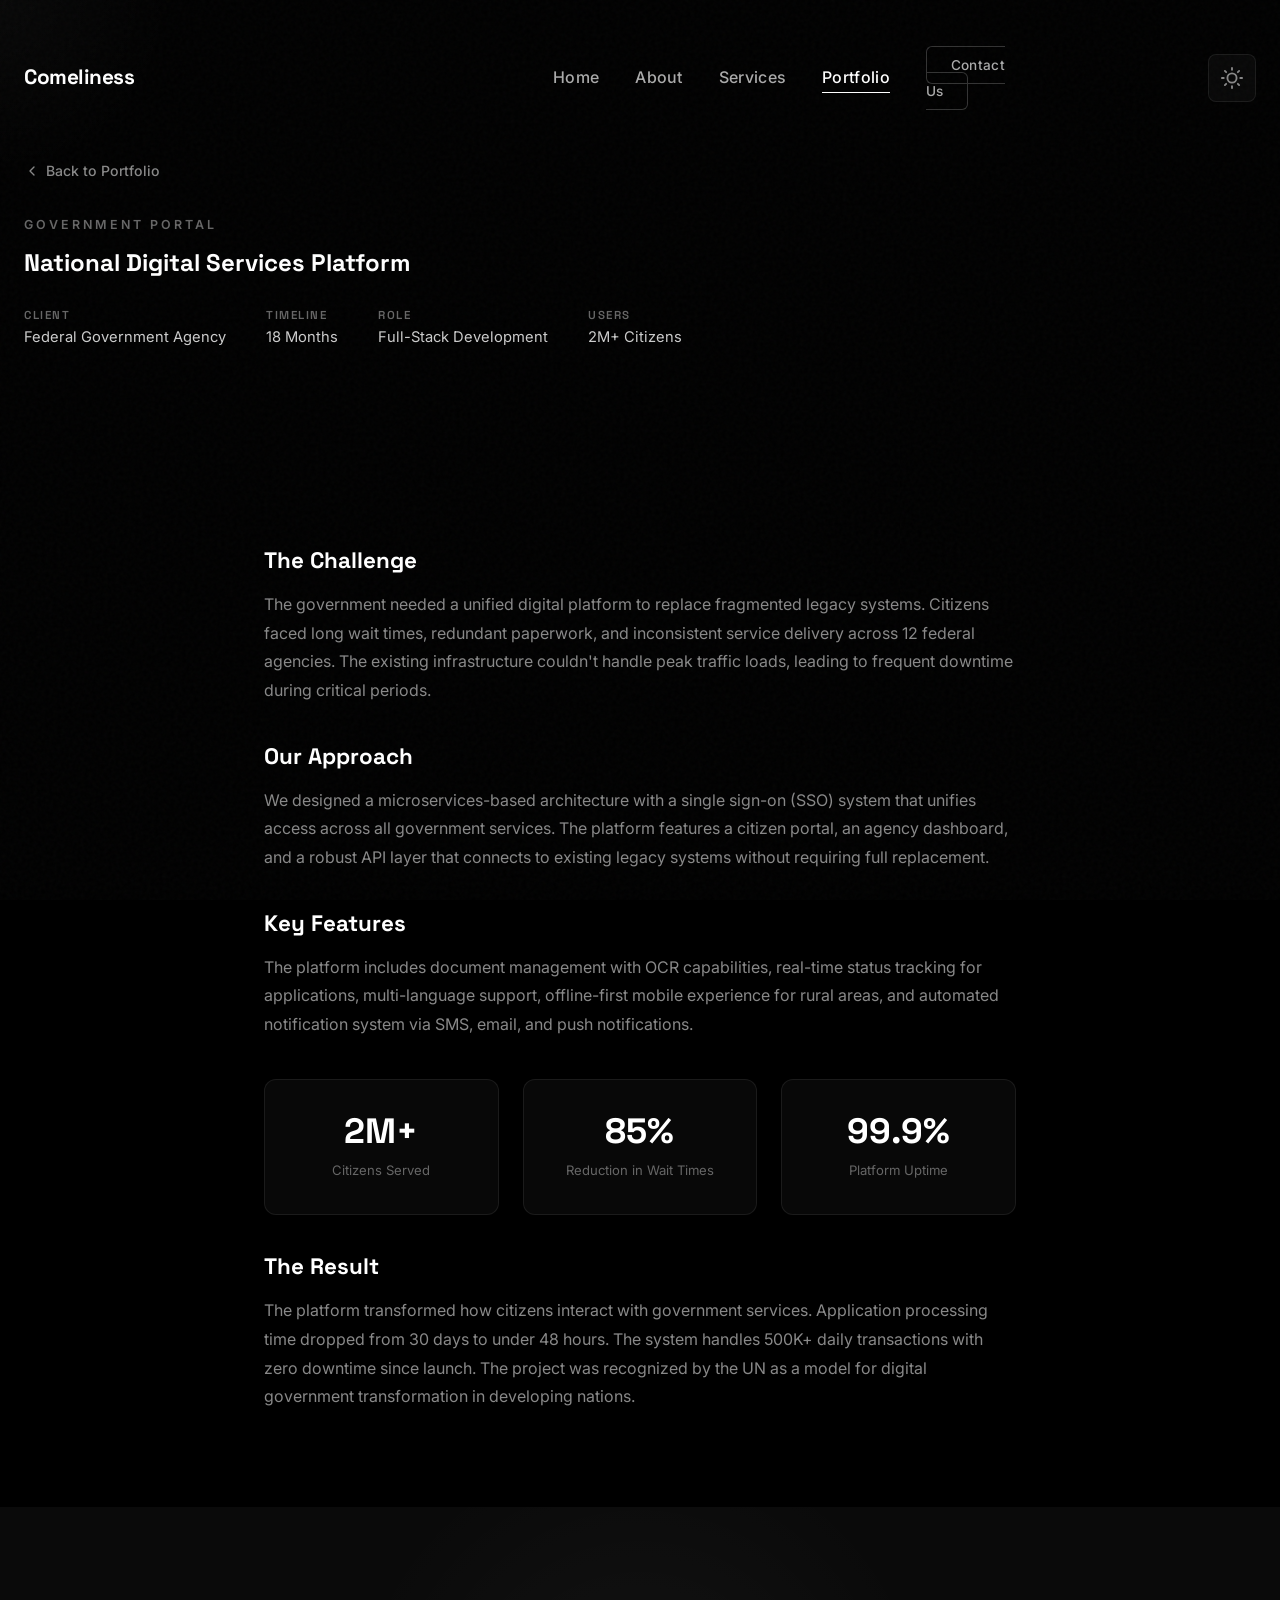
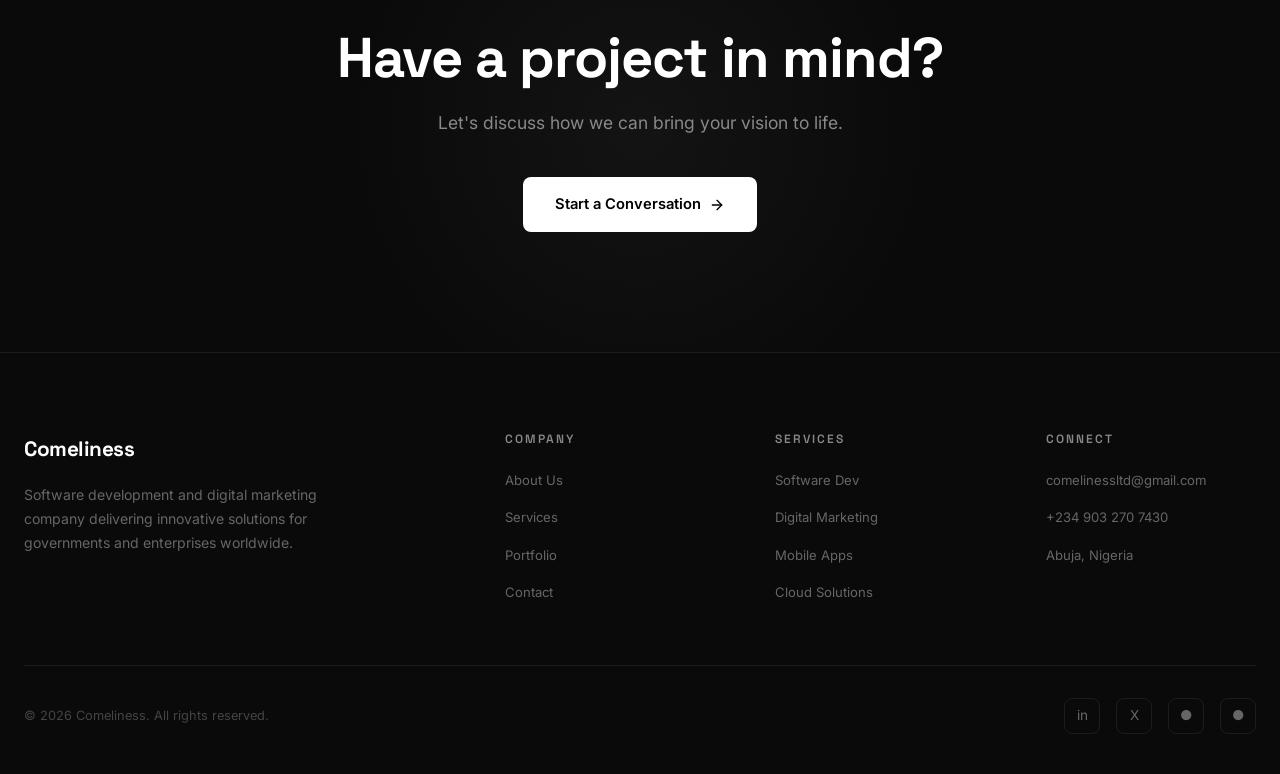
<file: pages/case-study-gov.html>
<!DOCTYPE html>
<html lang="en">
<head>
  <meta charset="UTF-8">
  <meta name="viewport" content="width=device-width, initial-scale=1.0">
  <title>National Digital Services Platform — Comeliness</title>
  <meta name="description" content="Case study: How Comeliness built a national digital services platform serving 2M+ citizens.">
  <link rel="stylesheet" href="../css/style.css">
  <link rel="icon" href="data:image/svg+xml,<svg xmlns='http://www.w3.org/2000/svg' viewBox='0 0 100 100'><text y='.9em' font-size='90'>C</text></svg>">
</head>
<body>
  <div class="grain"></div>
  <div class="page-transition"></div>

  <nav class="navbar">
    <div class="container">
      <a href="../index.html" class="logo">Comeliness</a>
      <ul class="nav-links">
        <li><a href="../index.html">Home</a></li>
        <li><a href="about.html">About</a></li>
        <li><a href="services.html">Services</a></li>
        <li><a href="portfolio.html" class="active">Portfolio</a></li>
        <li><a href="contact.html" class="nav-cta">Contact Us</a></li>
      </ul>
      <div class="nav-actions" style="display:flex; align-items:center; gap:12px;">
        <button class="theme-toggle" id="themeToggle" aria-label="Toggle theme">
          <svg class="sun-icon" viewBox="0 0 24 24" fill="none" stroke="currentColor" stroke-width="2" stroke-linecap="round" stroke-linejoin="round"><circle cx="12" cy="12" r="5"/><line x1="12" y1="1" x2="12" y2="3"/><line x1="12" y1="21" x2="12" y2="23"/><line x1="4.22" y1="4.22" x2="5.64" y2="5.64"/><line x1="18.36" y1="18.36" x2="19.78" y2="19.78"/><line x1="1" y1="12" x2="3" y2="12"/><line x1="21" y1="12" x2="23" y2="12"/><line x1="4.22" y1="19.78" x2="5.64" y2="18.36"/><line x1="18.36" y1="5.64" x2="19.78" y2="4.22"/></svg>
          <svg class="moon-icon" viewBox="0 0 24 24" fill="none" stroke="currentColor" stroke-width="2" stroke-linecap="round" stroke-linejoin="round"><path d="M21 12.79A9 9 0 1 1 11.21 3 7 7 0 0 0 21 12.79z"/></svg>
        </button>
        <div class="hamburger">
          <span></span>
          <span></span>
          <span></span>
        </div>
      </div>
    </div>
  </nav>

  <section class="case-study-hero">
    <div class="container">
      <a href="portfolio.html" style="display:inline-flex; align-items:center; gap:6px; font-size:0.88rem; color:var(--grey-400); margin-bottom:32px; font-weight:500; transition:color 0.3s;">
        <svg width="16" height="16" viewBox="0 0 24 24" fill="none" stroke="currentColor" stroke-width="2" stroke-linecap="round" stroke-linejoin="round"><path d="m15 18-6-6 6-6"/></svg>
        Back to Portfolio
      </a>
      <span class="section-label fade-up">Government Portal</span>
      <h1 class="fade-up fade-up-delay-1">National Digital Services Platform</h1>
      <div class="case-study-meta fade-up fade-up-delay-2">
        <div class="case-study-meta-item">
          <h5>Client</h5>
          <p>Federal Government Agency</p>
        </div>
        <div class="case-study-meta-item">
          <h5>Timeline</h5>
          <p>18 Months</p>
        </div>
        <div class="case-study-meta-item">
          <h5>Role</h5>
          <p>Full-Stack Development</p>
        </div>
        <div class="case-study-meta-item">
          <h5>Users</h5>
          <p>2M+ Citizens</p>
        </div>
      </div>
    </div>
  </section>

  <section class="case-study-body">
    <div class="container">
      <h3 class="fade-up">The Challenge</h3>
      <p class="fade-up">The government needed a unified digital platform to replace fragmented legacy systems. Citizens faced long wait times, redundant paperwork, and inconsistent service delivery across 12 federal agencies. The existing infrastructure couldn't handle peak traffic loads, leading to frequent downtime during critical periods.</p>

      <h3 class="fade-up">Our Approach</h3>
      <p class="fade-up">We designed a microservices-based architecture with a single sign-on (SSO) system that unifies access across all government services. The platform features a citizen portal, an agency dashboard, and a robust API layer that connects to existing legacy systems without requiring full replacement.</p>

      <h3 class="fade-up">Key Features</h3>
      <p class="fade-up">The platform includes document management with OCR capabilities, real-time status tracking for applications, multi-language support, offline-first mobile experience for rural areas, and automated notification system via SMS, email, and push notifications.</p>

      <div class="case-study-results fade-up">
        <div class="result-card">
          <h3>2M+</h3>
          <p>Citizens Served</p>
        </div>
        <div class="result-card">
          <h3>85%</h3>
          <p>Reduction in Wait Times</p>
        </div>
        <div class="result-card">
          <h3>99.9%</h3>
          <p>Platform Uptime</p>
        </div>
      </div>

      <h3 class="fade-up">The Result</h3>
      <p class="fade-up">The platform transformed how citizens interact with government services. Application processing time dropped from 30 days to under 48 hours. The system handles 500K+ daily transactions with zero downtime since launch. The project was recognized by the UN as a model for digital government transformation in developing nations.</p>
    </div>
  </section>

  <section class="cta-section section-alt">
    <div class="cta-glow"></div>
    <div class="container">
      <h2 class="fade-up">Have a project in mind?</h2>
      <p class="fade-up fade-up-delay-1">Let's discuss how we can bring your vision to life.</p>
      <a href="contact.html" class="btn-primary fade-up fade-up-delay-2">
        Start a Conversation
        <svg width="16" height="16" viewBox="0 0 24 24" fill="none" stroke="currentColor" stroke-width="2" stroke-linecap="round" stroke-linejoin="round"><path d="M5 12h14"/><path d="m12 5 7 7-7 7"/></svg>
      </a>
    </div>
  </section>

  <footer class="footer">
    <div class="container">
      <div class="footer-grid">
        <div class="footer-brand">
          <a href="../index.html" class="logo">Comeliness</a>
          <p>Software development and digital marketing company delivering innovative solutions for governments and enterprises worldwide.</p>
        </div>
        <div class="footer-col">
          <h4>Company</h4>
          <ul>
            <li><a href="about.html">About Us</a></li>
            <li><a href="services.html">Services</a></li>
            <li><a href="portfolio.html">Portfolio</a></li>
            <li><a href="contact.html">Contact</a></li>
          </ul>
        </div>
        <div class="footer-col">
          <h4>Services</h4>
          <ul>
            <li><a href="services.html">Software Dev</a></li>
            <li><a href="services.html">Digital Marketing</a></li>
            <li><a href="services.html">Mobile Apps</a></li>
            <li><a href="services.html">Cloud Solutions</a></li>
          </ul>
        </div>
        <div class="footer-col">
          <h4>Connect</h4>
          <ul>
            <li><a href="mailto:comelinessltd@gmail.com">comelinessltd@gmail.com</a></li>
            <li><a href="tel:+2349032707430">+234 903 270 7430</a></li>
            <li><a href="#">Abuja, Nigeria</a></li>
          </ul>
        </div>
      </div>
      <div class="footer-bottom">
        <p>&copy; 2026 Comeliness. All rights reserved.</p>
        <div class="footer-socials">
          <a href="#" aria-label="LinkedIn">in</a>
          <a href="#" aria-label="Twitter">X</a>
          <a href="#" aria-label="GitHub">&#9679;</a>
          <a href="#" aria-label="Instagram">&#9679;</a>
        </div>
      </div>
    </div>
  </footer>

  <script src="../js/main.js"></script>
</body>
</html>
</file>
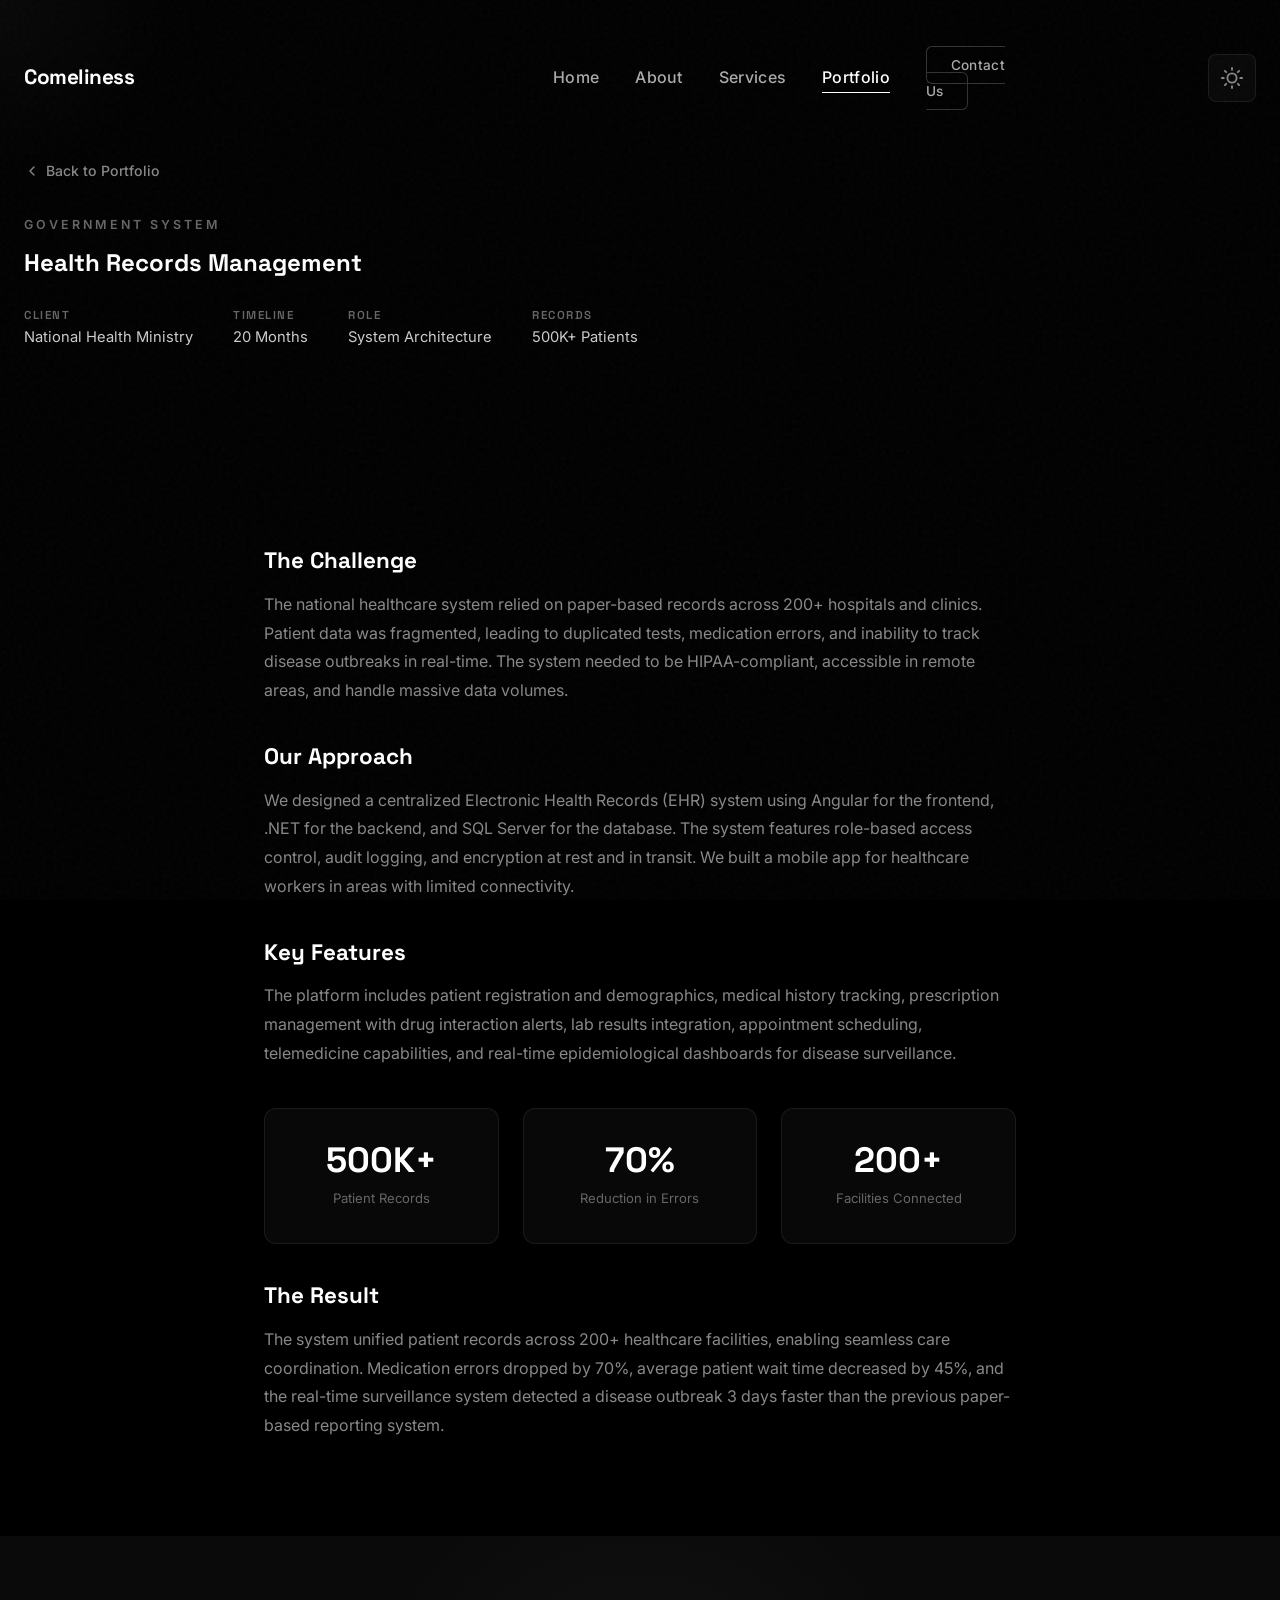
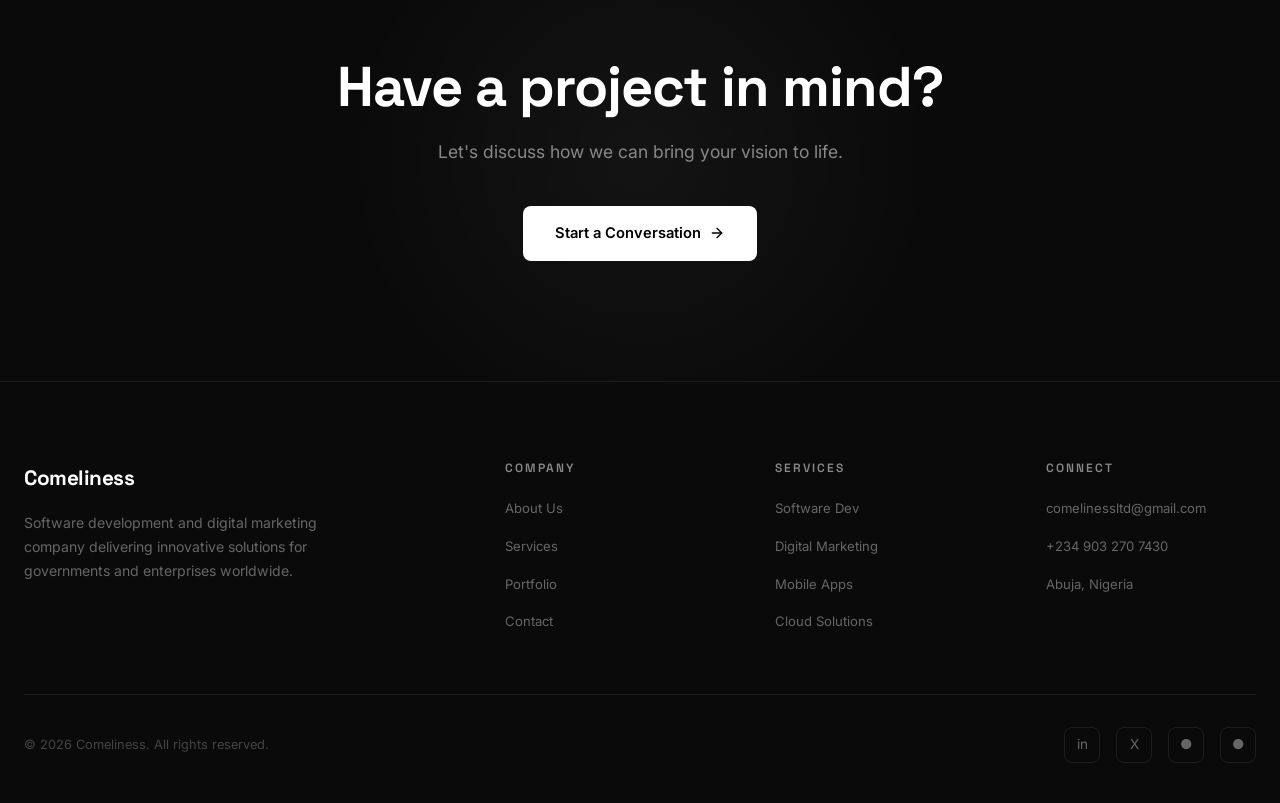
<file: pages/case-study-health.html>
<!DOCTYPE html>
<html lang="en">
<head>
  <meta charset="UTF-8">
  <meta name="viewport" content="width=device-width, initial-scale=1.0">
  <title>Health Records Management — Comeliness</title>
  <meta name="description" content="Case study: How Comeliness built a secure digital health records system managing 500K+ patient records.">
  <link rel="stylesheet" href="../css/style.css">
  <link rel="icon" href="data:image/svg+xml,<svg xmlns='http://www.w3.org/2000/svg' viewBox='0 0 100 100'><text y='.9em' font-size='90'>C</text></svg>">
</head>
<body>
  <div class="grain"></div>
  <div class="page-transition"></div>

  <nav class="navbar">
    <div class="container">
      <a href="../index.html" class="logo">Comeliness</a>
      <ul class="nav-links">
        <li><a href="../index.html">Home</a></li>
        <li><a href="about.html">About</a></li>
        <li><a href="services.html">Services</a></li>
        <li><a href="portfolio.html" class="active">Portfolio</a></li>
        <li><a href="contact.html" class="nav-cta">Contact Us</a></li>
      </ul>
      <div class="nav-actions" style="display:flex; align-items:center; gap:12px;">
        <button class="theme-toggle" id="themeToggle" aria-label="Toggle theme">
          <svg class="sun-icon" viewBox="0 0 24 24" fill="none" stroke="currentColor" stroke-width="2" stroke-linecap="round" stroke-linejoin="round"><circle cx="12" cy="12" r="5"/><line x1="12" y1="1" x2="12" y2="3"/><line x1="12" y1="21" x2="12" y2="23"/><line x1="4.22" y1="4.22" x2="5.64" y2="5.64"/><line x1="18.36" y1="18.36" x2="19.78" y2="19.78"/><line x1="1" y1="12" x2="3" y2="12"/><line x1="21" y1="12" x2="23" y2="12"/><line x1="4.22" y1="19.78" x2="5.64" y2="18.36"/><line x1="18.36" y1="5.64" x2="19.78" y2="4.22"/></svg>
          <svg class="moon-icon" viewBox="0 0 24 24" fill="none" stroke="currentColor" stroke-width="2" stroke-linecap="round" stroke-linejoin="round"><path d="M21 12.79A9 9 0 1 1 11.21 3 7 7 0 0 0 21 12.79z"/></svg>
        </button>
        <div class="hamburger">
          <span></span>
          <span></span>
          <span></span>
        </div>
      </div>
    </div>
  </nav>

  <section class="case-study-hero">
    <div class="container">
      <a href="portfolio.html" style="display:inline-flex; align-items:center; gap:6px; font-size:0.88rem; color:var(--grey-400); margin-bottom:32px; font-weight:500; transition:color 0.3s;">
        <svg width="16" height="16" viewBox="0 0 24 24" fill="none" stroke="currentColor" stroke-width="2" stroke-linecap="round" stroke-linejoin="round"><path d="m15 18-6-6 6-6"/></svg>
        Back to Portfolio
      </a>
      <span class="section-label fade-up">Government System</span>
      <h1 class="fade-up fade-up-delay-1">Health Records Management</h1>
      <div class="case-study-meta fade-up fade-up-delay-2">
        <div class="case-study-meta-item">
          <h5>Client</h5>
          <p>National Health Ministry</p>
        </div>
        <div class="case-study-meta-item">
          <h5>Timeline</h5>
          <p>20 Months</p>
        </div>
        <div class="case-study-meta-item">
          <h5>Role</h5>
          <p>System Architecture</p>
        </div>
        <div class="case-study-meta-item">
          <h5>Records</h5>
          <p>500K+ Patients</p>
        </div>
      </div>
    </div>
  </section>

  <section class="case-study-body">
    <div class="container">
      <h3 class="fade-up">The Challenge</h3>
      <p class="fade-up">The national healthcare system relied on paper-based records across 200+ hospitals and clinics. Patient data was fragmented, leading to duplicated tests, medication errors, and inability to track disease outbreaks in real-time. The system needed to be HIPAA-compliant, accessible in remote areas, and handle massive data volumes.</p>

      <h3 class="fade-up">Our Approach</h3>
      <p class="fade-up">We designed a centralized Electronic Health Records (EHR) system using Angular for the frontend, .NET for the backend, and SQL Server for the database. The system features role-based access control, audit logging, and encryption at rest and in transit. We built a mobile app for healthcare workers in areas with limited connectivity.</p>

      <h3 class="fade-up">Key Features</h3>
      <p class="fade-up">The platform includes patient registration and demographics, medical history tracking, prescription management with drug interaction alerts, lab results integration, appointment scheduling, telemedicine capabilities, and real-time epidemiological dashboards for disease surveillance.</p>

      <div class="case-study-results fade-up">
        <div class="result-card">
          <h3>500K+</h3>
          <p>Patient Records</p>
        </div>
        <div class="result-card">
          <h3>70%</h3>
          <p>Reduction in Errors</p>
        </div>
        <div class="result-card">
          <h3>200+</h3>
          <p>Facilities Connected</p>
        </div>
      </div>

      <h3 class="fade-up">The Result</h3>
      <p class="fade-up">The system unified patient records across 200+ healthcare facilities, enabling seamless care coordination. Medication errors dropped by 70%, average patient wait time decreased by 45%, and the real-time surveillance system detected a disease outbreak 3 days faster than the previous paper-based reporting system.</p>
    </div>
  </section>

  <section class="cta-section section-alt">
    <div class="cta-glow"></div>
    <div class="container">
      <h2 class="fade-up">Have a project in mind?</h2>
      <p class="fade-up fade-up-delay-1">Let's discuss how we can bring your vision to life.</p>
      <a href="contact.html" class="btn-primary fade-up fade-up-delay-2">
        Start a Conversation
        <svg width="16" height="16" viewBox="0 0 24 24" fill="none" stroke="currentColor" stroke-width="2" stroke-linecap="round" stroke-linejoin="round"><path d="M5 12h14"/><path d="m12 5 7 7-7 7"/></svg>
      </a>
    </div>
  </section>

  <footer class="footer">
    <div class="container">
      <div class="footer-grid">
        <div class="footer-brand">
          <a href="../index.html" class="logo">Comeliness</a>
          <p>Software development and digital marketing company delivering innovative solutions for governments and enterprises worldwide.</p>
        </div>
        <div class="footer-col">
          <h4>Company</h4>
          <ul>
            <li><a href="about.html">About Us</a></li>
            <li><a href="services.html">Services</a></li>
            <li><a href="portfolio.html">Portfolio</a></li>
            <li><a href="contact.html">Contact</a></li>
          </ul>
        </div>
        <div class="footer-col">
          <h4>Services</h4>
          <ul>
            <li><a href="services.html">Software Dev</a></li>
            <li><a href="services.html">Digital Marketing</a></li>
            <li><a href="services.html">Mobile Apps</a></li>
            <li><a href="services.html">Cloud Solutions</a></li>
          </ul>
        </div>
        <div class="footer-col">
          <h4>Connect</h4>
          <ul>
            <li><a href="mailto:comelinessltd@gmail.com">comelinessltd@gmail.com</a></li>
            <li><a href="tel:+2349032707430">+234 903 270 7430</a></li>
            <li><a href="#">Abuja, Nigeria</a></li>
          </ul>
        </div>
      </div>
      <div class="footer-bottom">
        <p>&copy; 2026 Comeliness. All rights reserved.</p>
        <div class="footer-socials">
          <a href="#" aria-label="LinkedIn">in</a>
          <a href="#" aria-label="Twitter">X</a>
          <a href="#" aria-label="GitHub">&#9679;</a>
          <a href="#" aria-label="Instagram">&#9679;</a>
        </div>
      </div>
    </div>
  </footer>

  <script src="../js/main.js"></script>
</body>
</html>
</file>
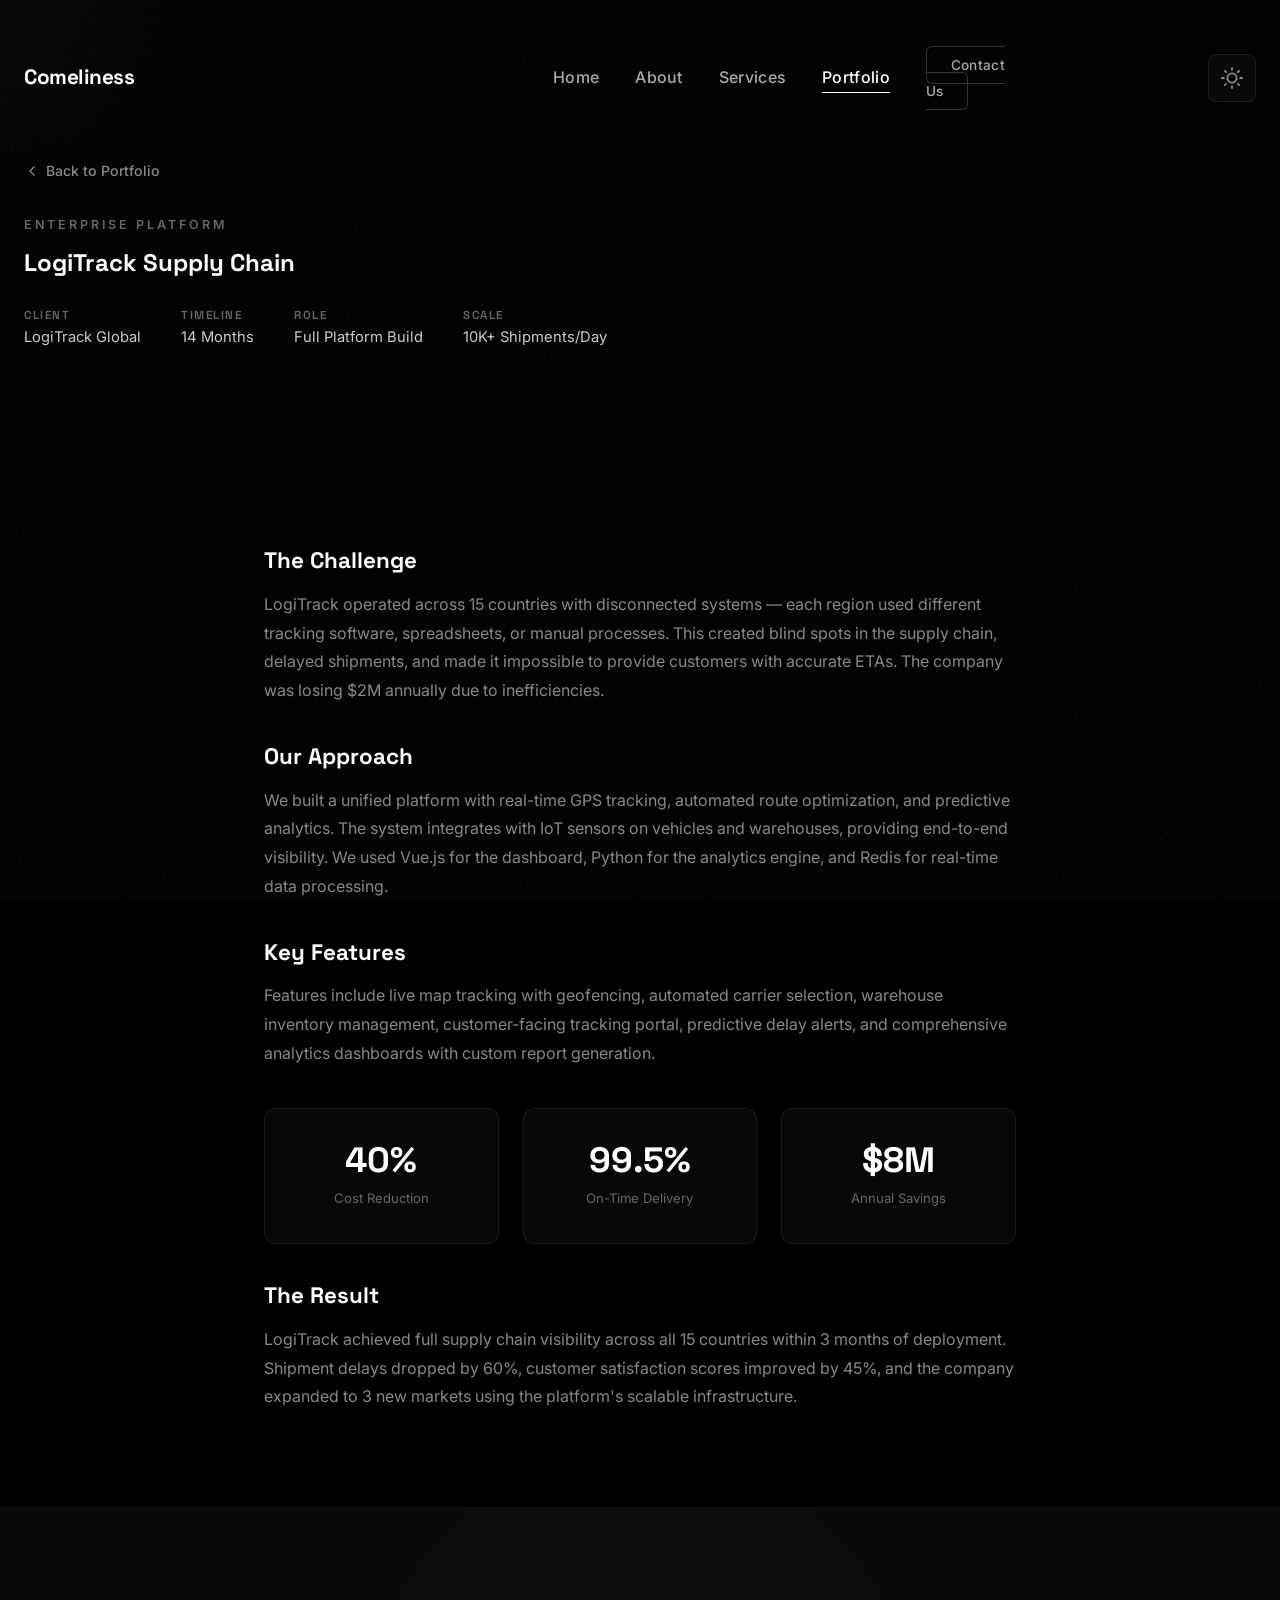
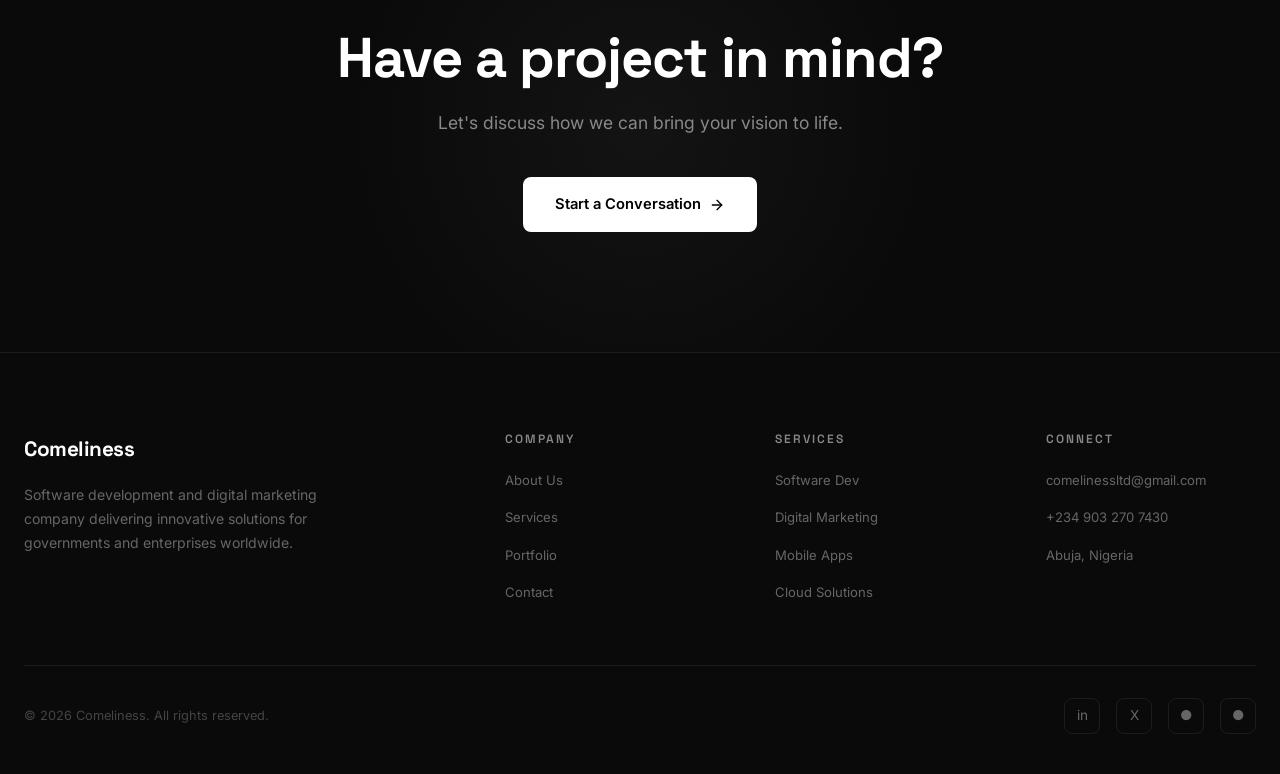
<file: pages/case-study-logitrack.html>
<!DOCTYPE html>
<html lang="en">
<head>
  <meta charset="UTF-8">
  <meta name="viewport" content="width=device-width, initial-scale=1.0">
  <title>LogiTrack Supply Chain — Comeliness</title>
  <meta name="description" content="Case study: How Comeliness built an end-to-end supply chain management platform with real-time tracking.">
  <link rel="stylesheet" href="../css/style.css">
  <link rel="icon" href="data:image/svg+xml,<svg xmlns='http://www.w3.org/2000/svg' viewBox='0 0 100 100'><text y='.9em' font-size='90'>C</text></svg>">
</head>
<body>
  <div class="grain"></div>
  <div class="page-transition"></div>

  <nav class="navbar">
    <div class="container">
      <a href="../index.html" class="logo">Comeliness</a>
      <ul class="nav-links">
        <li><a href="../index.html">Home</a></li>
        <li><a href="about.html">About</a></li>
        <li><a href="services.html">Services</a></li>
        <li><a href="portfolio.html" class="active">Portfolio</a></li>
        <li><a href="contact.html" class="nav-cta">Contact Us</a></li>
      </ul>
      <div class="nav-actions" style="display:flex; align-items:center; gap:12px;">
        <button class="theme-toggle" id="themeToggle" aria-label="Toggle theme">
          <svg class="sun-icon" viewBox="0 0 24 24" fill="none" stroke="currentColor" stroke-width="2" stroke-linecap="round" stroke-linejoin="round"><circle cx="12" cy="12" r="5"/><line x1="12" y1="1" x2="12" y2="3"/><line x1="12" y1="21" x2="12" y2="23"/><line x1="4.22" y1="4.22" x2="5.64" y2="5.64"/><line x1="18.36" y1="18.36" x2="19.78" y2="19.78"/><line x1="1" y1="12" x2="3" y2="12"/><line x1="21" y1="12" x2="23" y2="12"/><line x1="4.22" y1="19.78" x2="5.64" y2="18.36"/><line x1="18.36" y1="5.64" x2="19.78" y2="4.22"/></svg>
          <svg class="moon-icon" viewBox="0 0 24 24" fill="none" stroke="currentColor" stroke-width="2" stroke-linecap="round" stroke-linejoin="round"><path d="M21 12.79A9 9 0 1 1 11.21 3 7 7 0 0 0 21 12.79z"/></svg>
        </button>
        <div class="hamburger">
          <span></span>
          <span></span>
          <span></span>
        </div>
      </div>
    </div>
  </nav>

  <section class="case-study-hero">
    <div class="container">
      <a href="portfolio.html" style="display:inline-flex; align-items:center; gap:6px; font-size:0.88rem; color:var(--grey-400); margin-bottom:32px; font-weight:500; transition:color 0.3s;">
        <svg width="16" height="16" viewBox="0 0 24 24" fill="none" stroke="currentColor" stroke-width="2" stroke-linecap="round" stroke-linejoin="round"><path d="m15 18-6-6 6-6"/></svg>
        Back to Portfolio
      </a>
      <span class="section-label fade-up">Enterprise Platform</span>
      <h1 class="fade-up fade-up-delay-1">LogiTrack Supply Chain</h1>
      <div class="case-study-meta fade-up fade-up-delay-2">
        <div class="case-study-meta-item">
          <h5>Client</h5>
          <p>LogiTrack Global</p>
        </div>
        <div class="case-study-meta-item">
          <h5>Timeline</h5>
          <p>14 Months</p>
        </div>
        <div class="case-study-meta-item">
          <h5>Role</h5>
          <p>Full Platform Build</p>
        </div>
        <div class="case-study-meta-item">
          <h5>Scale</h5>
          <p>10K+ Shipments/Day</p>
        </div>
      </div>
    </div>
  </section>

  <section class="case-study-body">
    <div class="container">
      <h3 class="fade-up">The Challenge</h3>
      <p class="fade-up">LogiTrack operated across 15 countries with disconnected systems — each region used different tracking software, spreadsheets, or manual processes. This created blind spots in the supply chain, delayed shipments, and made it impossible to provide customers with accurate ETAs. The company was losing $2M annually due to inefficiencies.</p>

      <h3 class="fade-up">Our Approach</h3>
      <p class="fade-up">We built a unified platform with real-time GPS tracking, automated route optimization, and predictive analytics. The system integrates with IoT sensors on vehicles and warehouses, providing end-to-end visibility. We used Vue.js for the dashboard, Python for the analytics engine, and Redis for real-time data processing.</p>

      <h3 class="fade-up">Key Features</h3>
      <p class="fade-up">Features include live map tracking with geofencing, automated carrier selection, warehouse inventory management, customer-facing tracking portal, predictive delay alerts, and comprehensive analytics dashboards with custom report generation.</p>

      <div class="case-study-results fade-up">
        <div class="result-card">
          <h3>40%</h3>
          <p>Cost Reduction</p>
        </div>
        <div class="result-card">
          <h3>99.5%</h3>
          <p>On-Time Delivery</p>
        </div>
        <div class="result-card">
          <h3>$8M</h3>
          <p>Annual Savings</p>
        </div>
      </div>

      <h3 class="fade-up">The Result</h3>
      <p class="fade-up">LogiTrack achieved full supply chain visibility across all 15 countries within 3 months of deployment. Shipment delays dropped by 60%, customer satisfaction scores improved by 45%, and the company expanded to 3 new markets using the platform's scalable infrastructure.</p>
    </div>
  </section>

  <section class="cta-section section-alt">
    <div class="cta-glow"></div>
    <div class="container">
      <h2 class="fade-up">Have a project in mind?</h2>
      <p class="fade-up fade-up-delay-1">Let's discuss how we can bring your vision to life.</p>
      <a href="contact.html" class="btn-primary fade-up fade-up-delay-2">
        Start a Conversation
        <svg width="16" height="16" viewBox="0 0 24 24" fill="none" stroke="currentColor" stroke-width="2" stroke-linecap="round" stroke-linejoin="round"><path d="M5 12h14"/><path d="m12 5 7 7-7 7"/></svg>
      </a>
    </div>
  </section>

  <footer class="footer">
    <div class="container">
      <div class="footer-grid">
        <div class="footer-brand">
          <a href="../index.html" class="logo">Comeliness</a>
          <p>Software development and digital marketing company delivering innovative solutions for governments and enterprises worldwide.</p>
        </div>
        <div class="footer-col">
          <h4>Company</h4>
          <ul>
            <li><a href="about.html">About Us</a></li>
            <li><a href="services.html">Services</a></li>
            <li><a href="portfolio.html">Portfolio</a></li>
            <li><a href="contact.html">Contact</a></li>
          </ul>
        </div>
        <div class="footer-col">
          <h4>Services</h4>
          <ul>
            <li><a href="services.html">Software Dev</a></li>
            <li><a href="services.html">Digital Marketing</a></li>
            <li><a href="services.html">Mobile Apps</a></li>
            <li><a href="services.html">Cloud Solutions</a></li>
          </ul>
        </div>
        <div class="footer-col">
          <h4>Connect</h4>
          <ul>
            <li><a href="mailto:comelinessltd@gmail.com">comelinessltd@gmail.com</a></li>
            <li><a href="tel:+2349032707430">+234 903 270 7430</a></li>
            <li><a href="#">Abuja, Nigeria</a></li>
          </ul>
        </div>
      </div>
      <div class="footer-bottom">
        <p>&copy; 2026 Comeliness. All rights reserved.</p>
        <div class="footer-socials">
          <a href="#" aria-label="LinkedIn">in</a>
          <a href="#" aria-label="Twitter">X</a>
          <a href="#" aria-label="GitHub">&#9679;</a>
          <a href="#" aria-label="Instagram">&#9679;</a>
        </div>
      </div>
    </div>
  </footer>

  <script src="../js/main.js"></script>
</body>
</html>
</file>
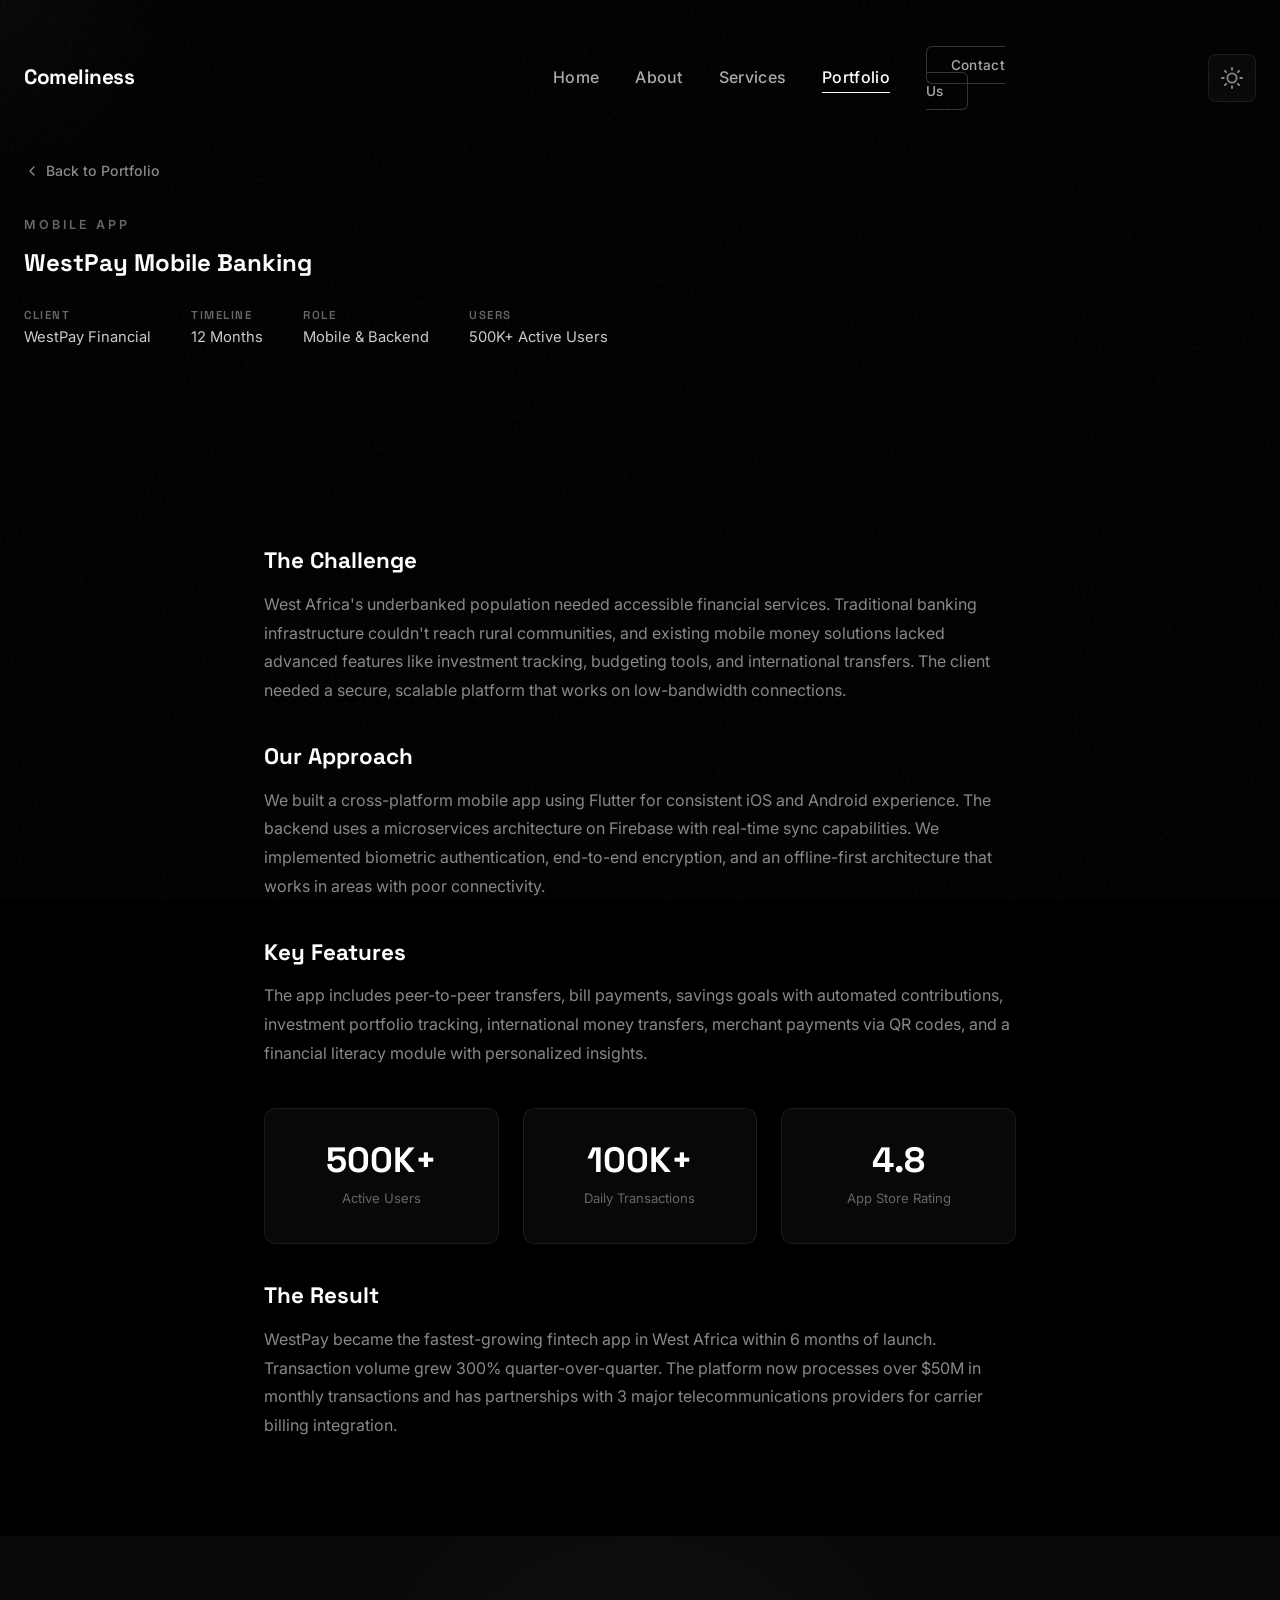
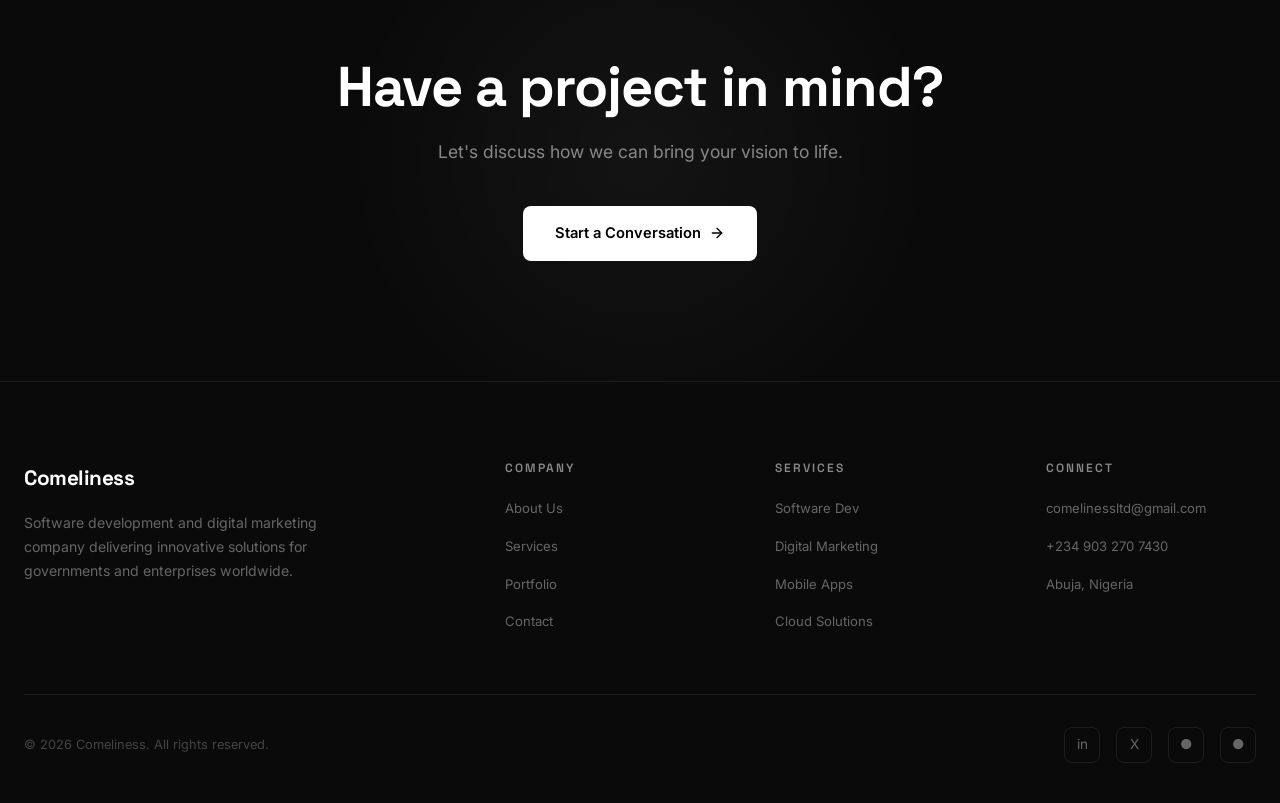
<file: pages/case-study-westpay.html>
<!DOCTYPE html>
<html lang="en">
<head>
  <meta charset="UTF-8">
  <meta name="viewport" content="width=device-width, initial-scale=1.0">
  <title>WestPay Mobile Banking — Comeliness</title>
  <meta name="description" content="Case study: How Comeliness built a next-gen mobile banking app serving 500K+ users across West Africa.">
  <link rel="stylesheet" href="../css/style.css">
  <link rel="icon" href="data:image/svg+xml,<svg xmlns='http://www.w3.org/2000/svg' viewBox='0 0 100 100'><text y='.9em' font-size='90'>C</text></svg>">
</head>
<body>
  <div class="grain"></div>
  <div class="page-transition"></div>

  <nav class="navbar">
    <div class="container">
      <a href="../index.html" class="logo">Comeliness</a>
      <ul class="nav-links">
        <li><a href="../index.html">Home</a></li>
        <li><a href="about.html">About</a></li>
        <li><a href="services.html">Services</a></li>
        <li><a href="portfolio.html" class="active">Portfolio</a></li>
        <li><a href="contact.html" class="nav-cta">Contact Us</a></li>
      </ul>
      <div class="nav-actions" style="display:flex; align-items:center; gap:12px;">
        <button class="theme-toggle" id="themeToggle" aria-label="Toggle theme">
          <svg class="sun-icon" viewBox="0 0 24 24" fill="none" stroke="currentColor" stroke-width="2" stroke-linecap="round" stroke-linejoin="round"><circle cx="12" cy="12" r="5"/><line x1="12" y1="1" x2="12" y2="3"/><line x1="12" y1="21" x2="12" y2="23"/><line x1="4.22" y1="4.22" x2="5.64" y2="5.64"/><line x1="18.36" y1="18.36" x2="19.78" y2="19.78"/><line x1="1" y1="12" x2="3" y2="12"/><line x1="21" y1="12" x2="23" y2="12"/><line x1="4.22" y1="19.78" x2="5.64" y2="18.36"/><line x1="18.36" y1="5.64" x2="19.78" y2="4.22"/></svg>
          <svg class="moon-icon" viewBox="0 0 24 24" fill="none" stroke="currentColor" stroke-width="2" stroke-linecap="round" stroke-linejoin="round"><path d="M21 12.79A9 9 0 1 1 11.21 3 7 7 0 0 0 21 12.79z"/></svg>
        </button>
        <div class="hamburger">
          <span></span>
          <span></span>
          <span></span>
        </div>
      </div>
    </div>
  </nav>

  <section class="case-study-hero">
    <div class="container">
      <a href="portfolio.html" style="display:inline-flex; align-items:center; gap:6px; font-size:0.88rem; color:var(--grey-400); margin-bottom:32px; font-weight:500; transition:color 0.3s;">
        <svg width="16" height="16" viewBox="0 0 24 24" fill="none" stroke="currentColor" stroke-width="2" stroke-linecap="round" stroke-linejoin="round"><path d="m15 18-6-6 6-6"/></svg>
        Back to Portfolio
      </a>
      <span class="section-label fade-up">Mobile App</span>
      <h1 class="fade-up fade-up-delay-1">WestPay Mobile Banking</h1>
      <div class="case-study-meta fade-up fade-up-delay-2">
        <div class="case-study-meta-item">
          <h5>Client</h5>
          <p>WestPay Financial</p>
        </div>
        <div class="case-study-meta-item">
          <h5>Timeline</h5>
          <p>12 Months</p>
        </div>
        <div class="case-study-meta-item">
          <h5>Role</h5>
          <p>Mobile & Backend</p>
        </div>
        <div class="case-study-meta-item">
          <h5>Users</h5>
          <p>500K+ Active Users</p>
        </div>
      </div>
    </div>
  </section>

  <section class="case-study-body">
    <div class="container">
      <h3 class="fade-up">The Challenge</h3>
      <p class="fade-up">West Africa's underbanked population needed accessible financial services. Traditional banking infrastructure couldn't reach rural communities, and existing mobile money solutions lacked advanced features like investment tracking, budgeting tools, and international transfers. The client needed a secure, scalable platform that works on low-bandwidth connections.</p>

      <h3 class="fade-up">Our Approach</h3>
      <p class="fade-up">We built a cross-platform mobile app using Flutter for consistent iOS and Android experience. The backend uses a microservices architecture on Firebase with real-time sync capabilities. We implemented biometric authentication, end-to-end encryption, and an offline-first architecture that works in areas with poor connectivity.</p>

      <h3 class="fade-up">Key Features</h3>
      <p class="fade-up">The app includes peer-to-peer transfers, bill payments, savings goals with automated contributions, investment portfolio tracking, international money transfers, merchant payments via QR codes, and a financial literacy module with personalized insights.</p>

      <div class="case-study-results fade-up">
        <div class="result-card">
          <h3>500K+</h3>
          <p>Active Users</p>
        </div>
        <div class="result-card">
          <h3>100K+</h3>
          <p>Daily Transactions</p>
        </div>
        <div class="result-card">
          <h3>4.8</h3>
          <p>App Store Rating</p>
        </div>
      </div>

      <h3 class="fade-up">The Result</h3>
      <p class="fade-up">WestPay became the fastest-growing fintech app in West Africa within 6 months of launch. Transaction volume grew 300% quarter-over-quarter. The platform now processes over $50M in monthly transactions and has partnerships with 3 major telecommunications providers for carrier billing integration.</p>
    </div>
  </section>

  <section class="cta-section section-alt">
    <div class="cta-glow"></div>
    <div class="container">
      <h2 class="fade-up">Have a project in mind?</h2>
      <p class="fade-up fade-up-delay-1">Let's discuss how we can bring your vision to life.</p>
      <a href="contact.html" class="btn-primary fade-up fade-up-delay-2">
        Start a Conversation
        <svg width="16" height="16" viewBox="0 0 24 24" fill="none" stroke="currentColor" stroke-width="2" stroke-linecap="round" stroke-linejoin="round"><path d="M5 12h14"/><path d="m12 5 7 7-7 7"/></svg>
      </a>
    </div>
  </section>

  <footer class="footer">
    <div class="container">
      <div class="footer-grid">
        <div class="footer-brand">
          <a href="../index.html" class="logo">Comeliness</a>
          <p>Software development and digital marketing company delivering innovative solutions for governments and enterprises worldwide.</p>
        </div>
        <div class="footer-col">
          <h4>Company</h4>
          <ul>
            <li><a href="about.html">About Us</a></li>
            <li><a href="services.html">Services</a></li>
            <li><a href="portfolio.html">Portfolio</a></li>
            <li><a href="contact.html">Contact</a></li>
          </ul>
        </div>
        <div class="footer-col">
          <h4>Services</h4>
          <ul>
            <li><a href="services.html">Software Dev</a></li>
            <li><a href="services.html">Digital Marketing</a></li>
            <li><a href="services.html">Mobile Apps</a></li>
            <li><a href="services.html">Cloud Solutions</a></li>
          </ul>
        </div>
        <div class="footer-col">
          <h4>Connect</h4>
          <ul>
            <li><a href="mailto:comelinessltd@gmail.com">comelinessltd@gmail.com</a></li>
            <li><a href="tel:+2349032707430">+234 903 270 7430</a></li>
            <li><a href="#">Abuja, Nigeria</a></li>
          </ul>
        </div>
      </div>
      <div class="footer-bottom">
        <p>&copy; 2026 Comeliness. All rights reserved.</p>
        <div class="footer-socials">
          <a href="#" aria-label="LinkedIn">in</a>
          <a href="#" aria-label="Twitter">X</a>
          <a href="#" aria-label="GitHub">&#9679;</a>
          <a href="#" aria-label="Instagram">&#9679;</a>
        </div>
      </div>
    </div>
  </footer>

  <script src="../js/main.js"></script>
</body>
</html>
</file>
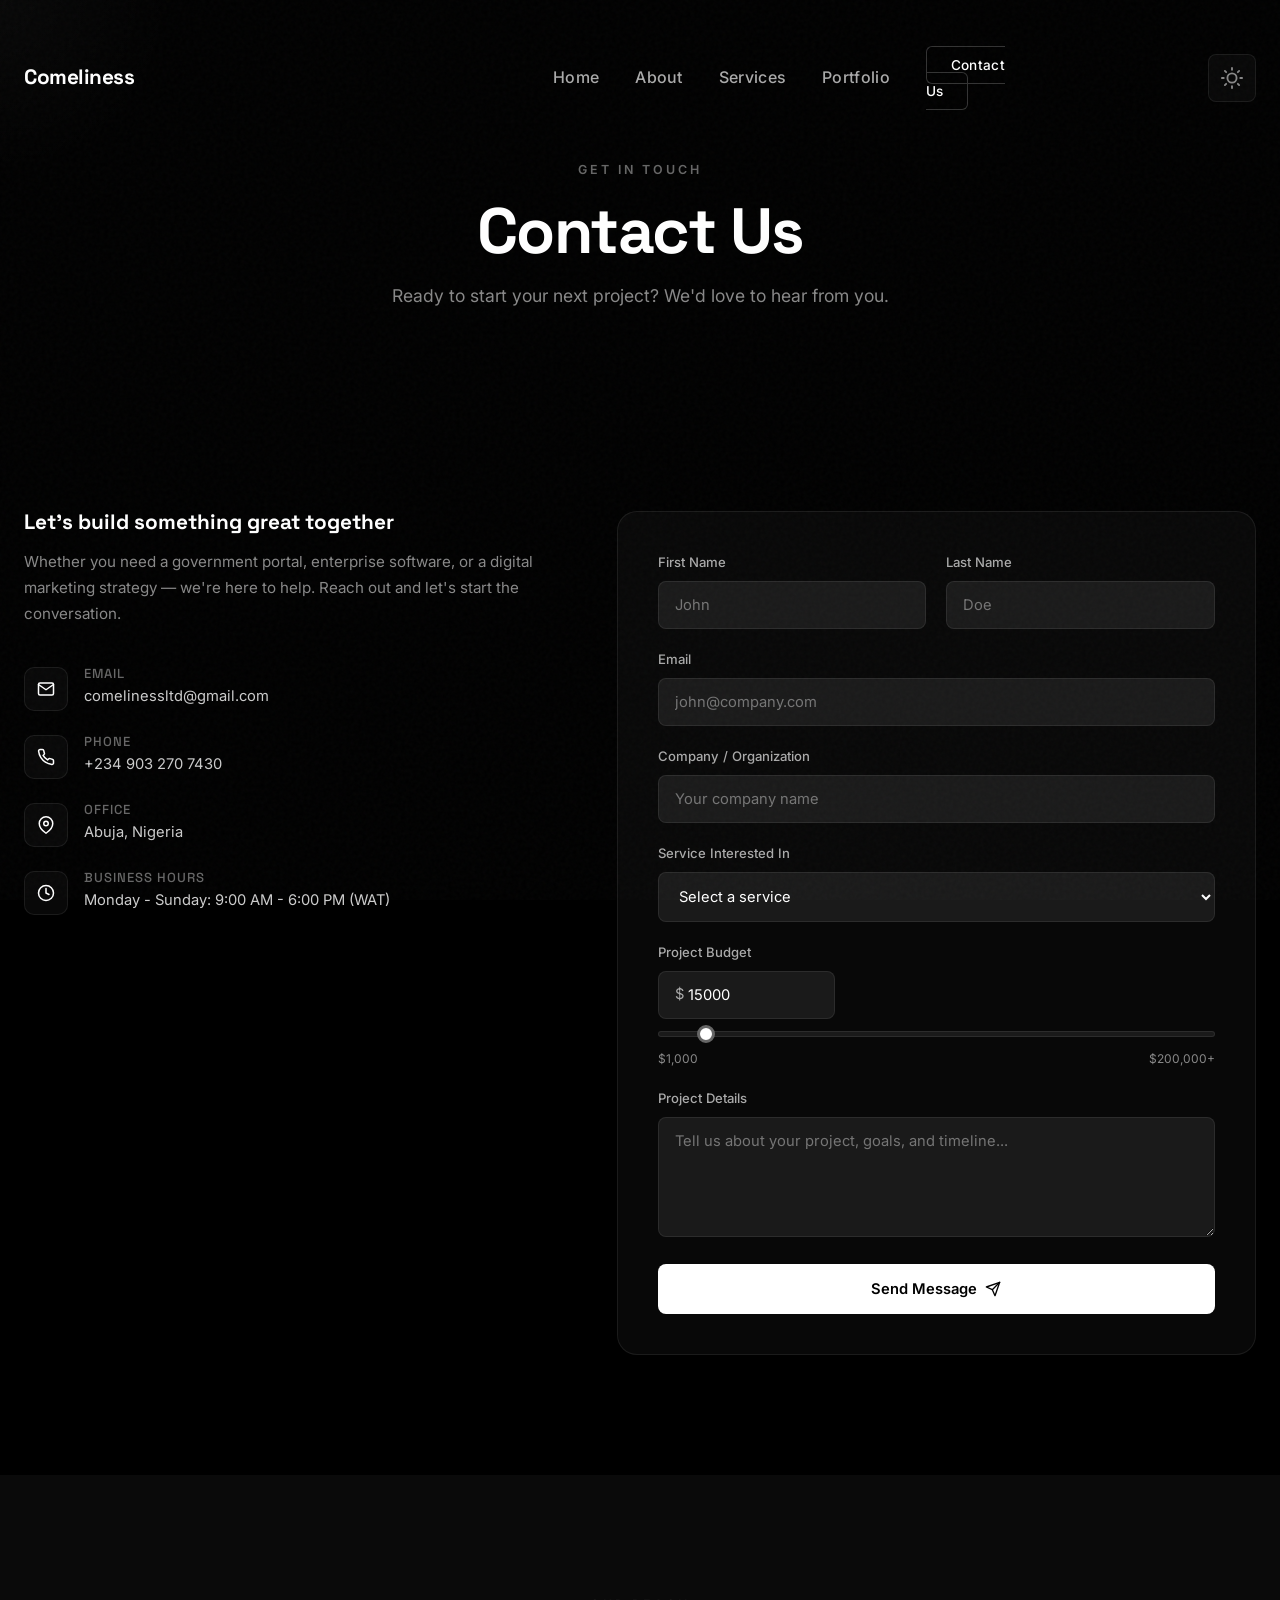
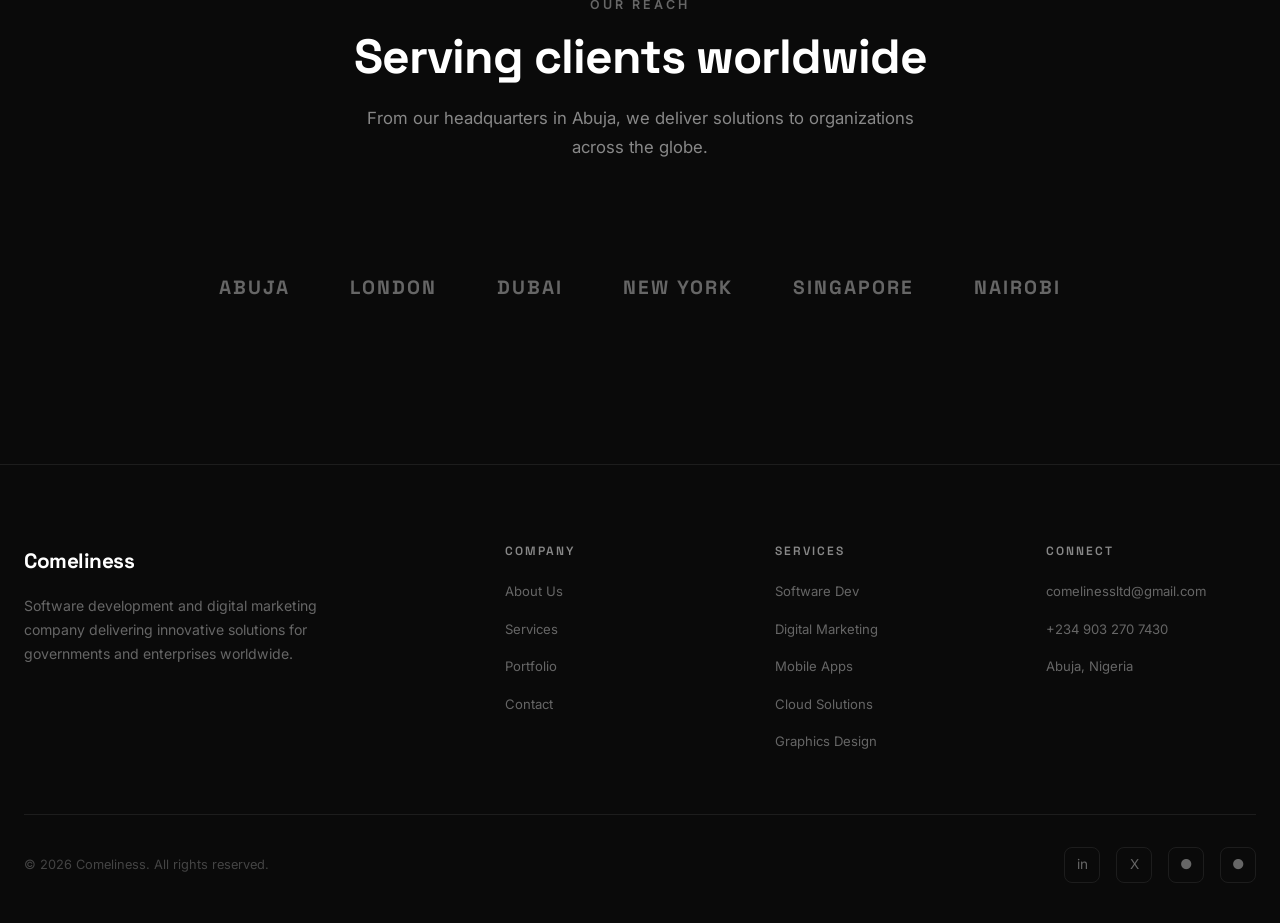
<file: pages/contact.html>
<!DOCTYPE html>
<html lang="en">
<head>
  <meta charset="UTF-8">
  <meta name="viewport" content="width=device-width, initial-scale=1.0">
  <title>Contact — Comeliness</title>
  <meta name="description" content="Get in touch with Comeliness. Let's discuss your project and how we can help.">
  <link rel="stylesheet" href="../css/style.css">
  <link rel="icon" href="data:image/svg+xml,<svg xmlns='http://www.w3.org/2000/svg' viewBox='0 0 100 100'><text y='.9em' font-size='90'>C</text></svg>">
</head>
<body>
  <div class="grain"></div>
  <div class="page-transition"></div>

  <!-- NAVBAR -->
  <nav class="navbar">
    <div class="container">
      <a href="../index.html" class="logo">Comeliness</a>
      <ul class="nav-links">
        <li><a href="../index.html">Home</a></li>
        <li><a href="about.html">About</a></li>
        <li><a href="services.html">Services</a></li>
        <li><a href="portfolio.html">Portfolio</a></li>
        <li><a href="contact.html" class="nav-cta active">Contact Us</a></li>
      </ul>
      <div class="nav-actions" style="display:flex; align-items:center; gap:12px;">
        <button class="theme-toggle" id="themeToggle" aria-label="Toggle theme">
          <svg class="sun-icon" viewBox="0 0 24 24" fill="none" stroke="currentColor" stroke-width="2" stroke-linecap="round" stroke-linejoin="round"><circle cx="12" cy="12" r="5"/><line x1="12" y1="1" x2="12" y2="3"/><line x1="12" y1="21" x2="12" y2="23"/><line x1="4.22" y1="4.22" x2="5.64" y2="5.64"/><line x1="18.36" y1="18.36" x2="19.78" y2="19.78"/><line x1="1" y1="12" x2="3" y2="12"/><line x1="21" y1="12" x2="23" y2="12"/><line x1="4.22" y1="19.78" x2="5.64" y2="18.36"/><line x1="18.36" y1="5.64" x2="19.78" y2="4.22"/></svg>
          <svg class="moon-icon" viewBox="0 0 24 24" fill="none" stroke="currentColor" stroke-width="2" stroke-linecap="round" stroke-linejoin="round"><path d="M21 12.79A9 9 0 1 1 11.21 3 7 7 0 0 0 21 12.79z"/></svg>
        </button>
        <div class="hamburger">
        <span></span>
        <span></span>
        <span></span>
      </div>
    </div>
  </nav>

  <!-- PAGE HEADER -->
  <section class="page-header">
    <div class="container">
      <span class="section-label fade-up">Get in Touch</span>
      <h1 class="fade-up fade-up-delay-1">Contact Us</h1>
      <p class="fade-up fade-up-delay-2">Ready to start your next project? We'd love to hear from you.</p>
    </div>
  </section>

  <!-- CONTACT -->
  <section class="section">
    <div class="container">
      <div class="contact-grid">
        <div class="contact-info fade-up">
          <h3>Let's build something great together</h3>
          <p>Whether you need a government portal, enterprise software, or a digital marketing strategy — we're here to help. Reach out and let's start the conversation.</p>
          
          <div class="contact-details">
            <div class="contact-item">
              <div class="contact-item-icon">
                <svg width="18" height="18" viewBox="0 0 24 24" fill="none" stroke="currentColor" stroke-width="2" stroke-linecap="round" stroke-linejoin="round"><path d="M4 4h16c1.1 0 2 .9 2 2v12c0 1.1-.9 2-2 2H4c-1.1 0-2-.9-2-2V6c0-1.1.9-2 2-2z"/><polyline points="22,6 12,13 2,6"/></svg>
              </div>
              <div>
                <h5>Email</h5>
                <p>comelinessltd@gmail.com</p>
              </div>
            </div>
            <div class="contact-item">
              <div class="contact-item-icon">
                <svg width="18" height="18" viewBox="0 0 24 24" fill="none" stroke="currentColor" stroke-width="2" stroke-linecap="round" stroke-linejoin="round"><path d="M22 16.92v3a2 2 0 0 1-2.18 2 19.79 19.79 0 0 1-8.63-3.07 19.5 19.5 0 0 1-6-6 19.79 19.79 0 0 1-3.07-8.67A2 2 0 0 1 4.11 2h3a2 2 0 0 1 2 1.72 12.84 12.84 0 0 0 .7 2.81 2 2 0 0 1-.45 2.11L8.09 9.91a16 16 0 0 0 6 6l1.27-1.27a2 2 0 0 1 2.11-.45 12.84 12.84 0 0 0 2.81.7A2 2 0 0 1 22 16.92z"/></svg>
              </div>
              <div>
                <h5>Phone</h5>
                <p>+234 903 270 7430</p>
              </div>
            </div>
            <div class="contact-item">
              <div class="contact-item-icon">
                <svg width="18" height="18" viewBox="0 0 24 24" fill="none" stroke="currentColor" stroke-width="2" stroke-linecap="round" stroke-linejoin="round"><path d="M21 10c0 7-9 13-9 13s-9-6-9-13a9 9 0 0 1 18 0z"/><circle cx="12" cy="10" r="3"/></svg>
              </div>
              <div>
                <h5>Office</h5>
                <p>Abuja, Nigeria</p>
              </div>
            </div>
            <div class="contact-item">
              <div class="contact-item-icon">
                <svg width="18" height="18" viewBox="0 0 24 24" fill="none" stroke="currentColor" stroke-width="2" stroke-linecap="round" stroke-linejoin="round"><circle cx="12" cy="12" r="10"/><polyline points="12 6 12 12 16 14"/></svg>
              </div>
              <div>
                <h5>Business Hours</h5>
                <p>Monday - Sunday: 9:00 AM - 6:00 PM (WAT)</p>
              </div>
            </div>
          </div>
        </div>

        <div class="contact-form fade-up fade-up-delay-1">
          <form id="contactForm">
            <div class="form-row">
              <div class="form-group">
                <label for="firstName">First Name</label>
                <input type="text" id="firstName" name="firstName" placeholder="John" required>
              </div>
              <div class="form-group">
                <label for="lastName">Last Name</label>
                <input type="text" id="lastName" name="lastName" placeholder="Doe" required>
              </div>
            </div>
            <div class="form-group">
              <label for="email">Email</label>
              <input type="email" id="email" name="email" placeholder="john@company.com" required>
            </div>
            <div class="form-group">
              <label for="company">Company / Organization</label>
              <input type="text" id="company" name="company" placeholder="Your company name">
            </div>
            <div class="form-group">
              <label for="service">Service Interested In</label>
              <select id="service" name="service">
                <option value="">Select a service</option>
                <option value="software">Software Development</option>
                <option value="marketing">Digital Marketing</option>
                <option value="mobile">Mobile Development</option>
                <option value="web">Web Development</option>
                <option value="design">UI/UX Design</option>
                <option value="graphics">Graphics Design</option>
                <option value="cloud">Cloud Solutions</option>
                <option value="other">Other</option>
              </select>
            </div>
            <div class="form-group">
              <label for="budget">Project Budget</label>
              <div class="budget-control">
                <div class="budget-value">$<input type="number" id="budget" name="budget" min="1000" max="200000" step="500" value="15000" placeholder="Type your budget"></div>
                <input type="range" id="budgetRange" min="1000" max="200000" step="500" value="15000">
                <div class="budget-labels">
                  <span>$1,000</span>
                  <span>$200,000+</span>
                </div>
              </div>
            </div>
            <div class="form-group">
              <label for="message">Project Details</label>
              <textarea id="message" name="message" placeholder="Tell us about your project, goals, and timeline..." required></textarea>
            </div>
            <button type="submit" class="btn-primary">
              Send Message
              <svg width="16" height="16" viewBox="0 0 24 24" fill="none" stroke="currentColor" stroke-width="2" stroke-linecap="round" stroke-linejoin="round"><line x1="22" y1="2" x2="11" y2="13"/><polygon points="22 2 15 22 11 13 2 9 22 2"/></svg>
            </button>
          </form>
        </div>
      </div>
    </div>
  </section>

  <!-- MAP / OFFICES -->
  <section class="section section-alt">
    <div class="container">
      <div class="section-header fade-up">
        <span class="section-label">Our Reach</span>
        <h2 class="section-title">Serving clients worldwide</h2>
        <p class="section-subtitle">From our headquarters in Abuja, we deliver solutions to organizations across the globe.</p>
      </div>
      <div class="clients-strip fade-up">
        <span class="client-logo">Abuja</span>
        <span class="client-logo">London</span>
        <span class="client-logo">Dubai</span>
        <span class="client-logo">New York</span>
        <span class="client-logo">Singapore</span>
        <span class="client-logo">Nairobi</span>
      </div>
    </div>
  </section>

  <!-- FOOTER -->
  <footer class="footer">
    <div class="container">
      <div class="footer-grid">
        <div class="footer-brand">
<a href="../index.html" class="logo">Comeliness</a>
          <p>Software development and digital marketing company delivering innovative solutions for governments and enterprises worldwide.</p>
        </div>
        <div class="footer-col">
          <h4>Company</h4>
          <ul>
            <li><a href="about.html">About Us</a></li>
            <li><a href="services.html">Services</a></li>
            <li><a href="portfolio.html">Portfolio</a></li>
            <li><a href="contact.html">Contact</a></li>
          </ul>
        </div>
        <div class="footer-col">
          <h4>Services</h4>
          <ul>
            <li><a href="services.html">Software Dev</a></li>
            <li><a href="services.html">Digital Marketing</a></li>
            <li><a href="services.html">Mobile Apps</a></li>
            <li><a href="services.html">Cloud Solutions</a></li>
            <li><a href="services.html">Graphics Design</a></li>
          </ul>
        </div>
        <div class="footer-col">
          <h4>Connect</h4>
          <ul>
            <li><a href="mailto:comelinessltd@gmail.com">comelinessltd@gmail.com</a></li>
            <li><a href="tel:+2349032707430">+234 903 270 7430</a></li>
            <li><a href="#">Abuja, Nigeria</a></li>
          </ul>
        </div>
      </div>
      <div class="footer-bottom">
        <p>&copy; 2026 Comeliness. All rights reserved.</p>
        <div class="footer-socials">
          <a href="#" aria-label="LinkedIn">in</a>
          <a href="#" aria-label="Twitter">X</a>
          <a href="#" aria-label="GitHub">&#9679;</a>
          <a href="#" aria-label="Instagram">&#9679;</a>
        </div>
      </div>
    </div>
  </footer>

  <script src="../js/main.js"></script>
</body>
</html>
</file>
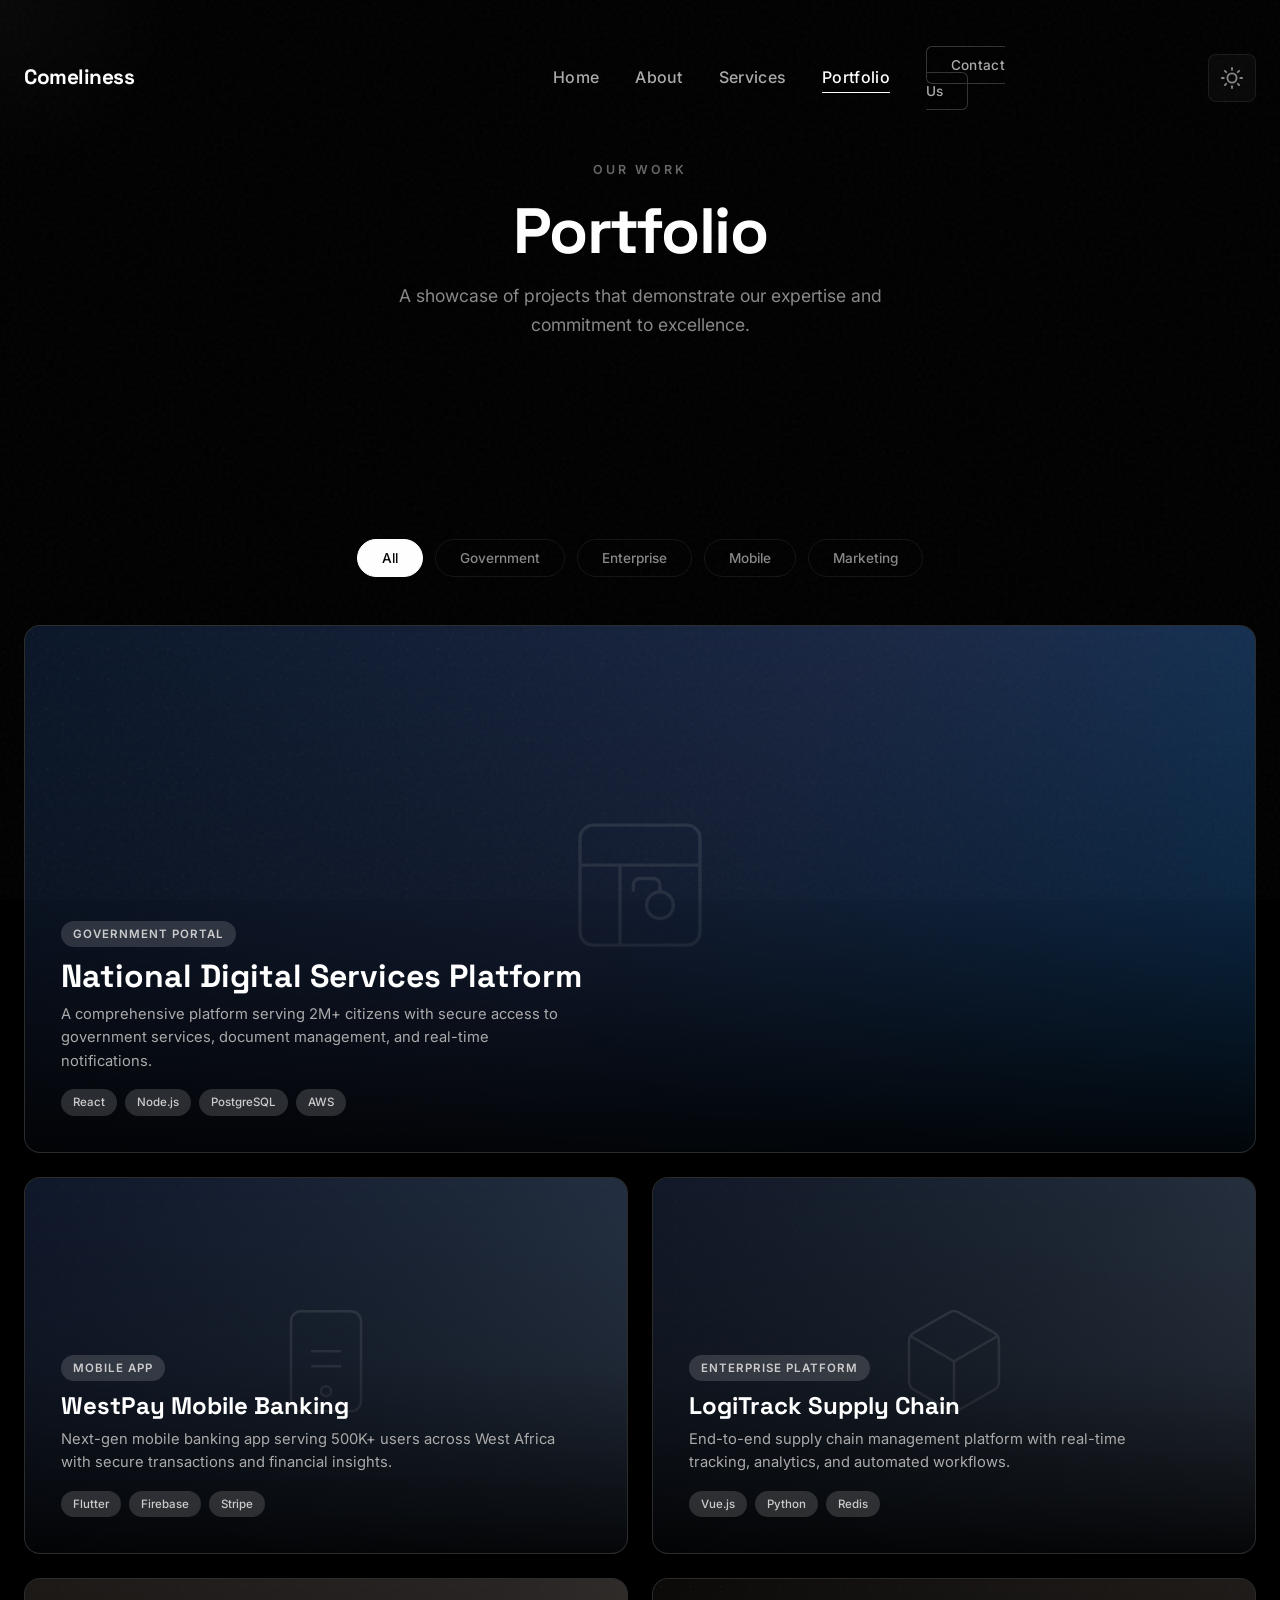
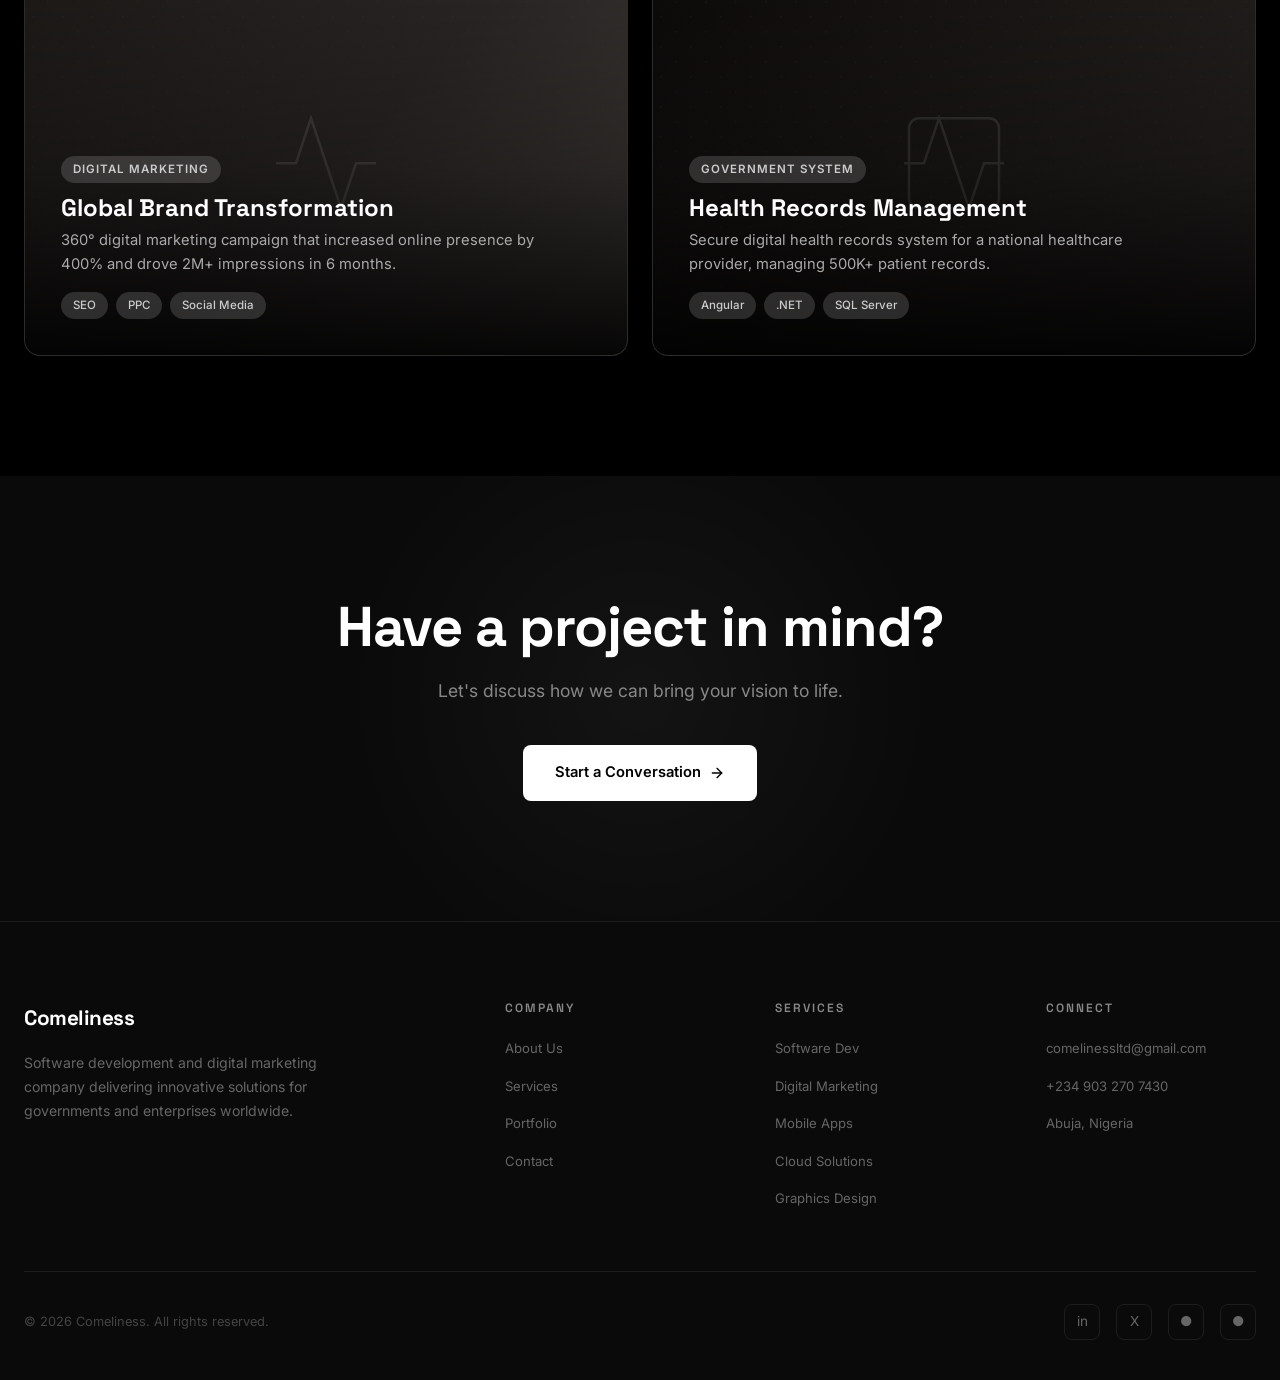
<file: pages/portfolio.html>
<!DOCTYPE html>
<html lang="en">
<head>
  <meta charset="UTF-8">
  <meta name="viewport" content="width=device-width, initial-scale=1.0">
  <title>Portfolio — Comeliness</title>
  <meta name="description" content="Explore our portfolio of successful projects — government portals, fintech apps, and enterprise platforms.">
  <link rel="stylesheet" href="../css/style.css">
  <link rel="icon" href="data:image/svg+xml,<svg xmlns='http://www.w3.org/2000/svg' viewBox='0 0 100 100'><text y='.9em' font-size='90'>C</text></svg>">
  <style>
    .portfolio-filter {
      display: flex;
      justify-content: center;
      gap: 12px;
      margin-bottom: 48px;
      flex-wrap: wrap;
    }
    .filter-btn {
      padding: 10px 24px;
      background: transparent;
      border: 1px solid var(--glass-border);
      border-radius: 100px;
      color: var(--grey-400);
      font-size: 0.85rem;
      font-weight: 500;
      cursor: pointer;
      transition: all 0.3s var(--transition);
      font-family: 'Inter', sans-serif;
    }
    .filter-btn:hover,
    .filter-btn.active {
      background: var(--white);
      color: var(--black);
      border-color: var(--white);
    }
    .portfolio-full-grid {
      display: grid;
      grid-template-columns: repeat(2, 1fr);
      gap: 24px;
    }
    .portfolio-full-card {
      position: relative;
      border-radius: 16px;
      overflow: hidden;
      background: var(--grey-900);
      border: 1px solid var(--glass-border);
      transition: all 0.4s var(--transition);
      cursor: pointer;
      aspect-ratio: 16/10;
      display: block;
      text-decoration: none;
      color: inherit;
    }
    .portfolio-full-card.featured {
      grid-column: 1 / -1;
      aspect-ratio: 21/9;
    }
    .portfolio-full-bg {
      position: absolute;
      inset: 0;
      transition: transform 0.6s var(--transition);
    }
    .portfolio-full-card:hover .portfolio-full-bg {
      transform: scale(1.05);
    }
    .portfolio-full-pattern {
      position: absolute;
      inset: 0;
      opacity: 0.1;
      background-image: 
        radial-gradient(circle at 25% 25%, var(--grey-600) 1px, transparent 1px),
        radial-gradient(circle at 75% 75%, var(--grey-600) 1px, transparent 1px);
      background-size: 30px 30px;
    }
    .portfolio-full-content {
      position: absolute;
      inset: 0;
      display: flex;
      flex-direction: column;
      justify-content: flex-end;
      padding: 36px;
      background: linear-gradient(to top, rgba(0,0,0,0.9) 0%, rgba(0,0,0,0.3) 50%, transparent 100%);
      z-index: 1;
      color: #ffffff;
    }
    .portfolio-full-content h3 {
      font-size: 1.5rem;
      margin-bottom: 8px;
      color: #ffffff;
    }
    .portfolio-full-card.featured .portfolio-full-content h3 {
      font-size: 2rem;
    }
    .portfolio-full-content p {
      font-size: 0.92rem;
      color: #aaaaaa;
      max-width: 500px;
    }
    .portfolio-full-tags {
      display: flex;
      gap: 8px;
      margin-top: 16px;
      flex-wrap: wrap;
    }
    .portfolio-full-tag {
      padding: 4px 12px;
      background: rgba(255,255,255,0.15);
      border-radius: 100px;
      font-size: 0.72rem;
      font-weight: 500;
      color: #cccccc;
    }
    .portfolio-full-card:hover {
      border-color: var(--grey-600);
      transform: translateY(-4px);
    }
    .portfolio-cta {
      text-align: center;
      margin-top: 60px;
    }
    @media (max-width: 768px) {
      .portfolio-full-grid {
        grid-template-columns: 1fr;
      }
      .portfolio-full-card.featured {
        grid-column: auto;
        aspect-ratio: 16/10;
      }
    }
  </style>
</head>
<body>
  <div class="grain"></div>
  <div class="page-transition"></div>

  <!-- NAVBAR -->
  <nav class="navbar">
    <div class="container">
      <a href="../index.html" class="logo">Comeliness</a>
      <ul class="nav-links">
        <li><a href="../index.html">Home</a></li>
        <li><a href="about.html">About</a></li>
        <li><a href="services.html">Services</a></li>
        <li><a href="portfolio.html" class="active">Portfolio</a></li>
        <li><a href="contact.html" class="nav-cta">Contact Us</a></li>
      </ul>
      <div class="nav-actions" style="display:flex; align-items:center; gap:12px;">
        <button class="theme-toggle" id="themeToggle" aria-label="Toggle theme">
          <svg class="sun-icon" viewBox="0 0 24 24" fill="none" stroke="currentColor" stroke-width="2" stroke-linecap="round" stroke-linejoin="round"><circle cx="12" cy="12" r="5"/><line x1="12" y1="1" x2="12" y2="3"/><line x1="12" y1="21" x2="12" y2="23"/><line x1="4.22" y1="4.22" x2="5.64" y2="5.64"/><line x1="18.36" y1="18.36" x2="19.78" y2="19.78"/><line x1="1" y1="12" x2="3" y2="12"/><line x1="21" y1="12" x2="23" y2="12"/><line x1="4.22" y1="19.78" x2="5.64" y2="18.36"/><line x1="18.36" y1="5.64" x2="19.78" y2="4.22"/></svg>
          <svg class="moon-icon" viewBox="0 0 24 24" fill="none" stroke="currentColor" stroke-width="2" stroke-linecap="round" stroke-linejoin="round"><path d="M21 12.79A9 9 0 1 1 11.21 3 7 7 0 0 0 21 12.79z"/></svg>
        </button>
        <div class="hamburger">
        <span></span>
        <span></span>
        <span></span>
      </div>
    </div>
  </nav>

  <!-- PAGE HEADER -->
  <section class="page-header">
    <div class="container">
      <span class="section-label fade-up">Our Work</span>
      <h1 class="fade-up fade-up-delay-1">Portfolio</h1>
      <p class="fade-up fade-up-delay-2">A showcase of projects that demonstrate our expertise and commitment to excellence.</p>
    </div>
  </section>

  <!-- PORTFOLIO -->
  <section class="section">
    <div class="container">
      <div class="portfolio-filter fade-up">
        <button class="filter-btn active">All</button>
        <button class="filter-btn">Government</button>
        <button class="filter-btn">Enterprise</button>
        <button class="filter-btn">Mobile</button>
        <button class="filter-btn">Marketing</button>
      </div>

      <div class="portfolio-full-grid">
        <a href="case-study-gov.html" class="portfolio-full-card featured fade-up">
          <div class="portfolio-full-bg" style="background: linear-gradient(135deg, #0a1628 0%, #1a2744 50%, #0d3b66 100%);"></div>
          <div class="portfolio-full-pattern" style="opacity:0.2;"></div>
          <div style="position:absolute; top:50%; left:50%; transform:translate(-50%,-50%); opacity:0.12;">
            <svg width="160" height="160" viewBox="0 0 24 24" fill="none" stroke="white" stroke-width="0.5"><rect x="3" y="3" width="18" height="18" rx="2"/><path d="M3 9h18"/><path d="M9 21V9"/><circle cx="15" cy="15" r="2"/><path d="M15 13v-1a1 1 0 0 0-1-1h-2a1 1 0 0 0-1 1v1"/></svg>
          </div>
          <div class="portfolio-full-content">
            <span class="portfolio-tag">Government Portal</span>
            <h3>National Digital Services Platform</h3>
            <p>A comprehensive platform serving 2M+ citizens with secure access to government services, document management, and real-time notifications.</p>
            <div class="portfolio-full-tags">
              <span class="portfolio-full-tag">React</span>
              <span class="portfolio-full-tag">Node.js</span>
              <span class="portfolio-full-tag">PostgreSQL</span>
              <span class="portfolio-full-tag">AWS</span>
            </div>
          </div>
        </a>

        <a href="case-study-westpay.html" class="portfolio-full-card fade-up fade-up-delay-1">
          <div class="portfolio-full-bg" style="background: linear-gradient(135deg, #0f172a 0%, #1e293b 50%, #334155 100%);"></div>
          <div class="portfolio-full-pattern" style="opacity:0.15;"></div>
          <div style="position:absolute; top:50%; left:50%; transform:translate(-50%,-50%); opacity:0.12;">
            <svg width="120" height="120" viewBox="0 0 24 24" fill="none" stroke="white" stroke-width="0.5"><rect x="5" y="2" width="14" height="20" rx="2"/><circle cx="12" cy="18" r="1"/><path d="M9 10h6"/><path d="M9 13h6"/></svg>
          </div>
          <div class="portfolio-full-content">
            <span class="portfolio-tag">Mobile App</span>
            <h3>WestPay Mobile Banking</h3>
            <p>Next-gen mobile banking app serving 500K+ users across West Africa with secure transactions and financial insights.</p>
            <div class="portfolio-full-tags">
              <span class="portfolio-full-tag">Flutter</span>
              <span class="portfolio-full-tag">Firebase</span>
              <span class="portfolio-full-tag">Stripe</span>
            </div>
          </div>
        </a>

        <a href="case-study-logitrack.html" class="portfolio-full-card fade-up fade-up-delay-2">
          <div class="portfolio-full-bg" style="background: linear-gradient(135deg, #111827 0%, #1f2937 50%, #374151 100%);"></div>
          <div class="portfolio-full-pattern" style="opacity:0.15;"></div>
          <div style="position:absolute; top:50%; left:50%; transform:translate(-50%,-50%); opacity:0.12;">
            <svg width="120" height="120" viewBox="0 0 24 24" fill="none" stroke="white" stroke-width="0.5"><path d="M21 16V8a2 2 0 0 0-1-1.73l-7-4a2 2 0 0 0-2 0l-7 4A2 2 0 0 0 3 8v8a2 2 0 0 0 1 1.73l7 4a2 2 0 0 0 2 0l7-4A2 2 0 0 0 21 16z"/><polyline points="3.27 6.96 12 12.01 20.73 6.96"/><line x1="12" y1="22.08" x2="12" y2="12"/></svg>
          </div>
          <div class="portfolio-full-content">
            <span class="portfolio-tag">Enterprise Platform</span>
            <h3>LogiTrack Supply Chain</h3>
            <p>End-to-end supply chain management platform with real-time tracking, analytics, and automated workflows.</p>
            <div class="portfolio-full-tags">
              <span class="portfolio-full-tag">Vue.js</span>
              <span class="portfolio-full-tag">Python</span>
              <span class="portfolio-full-tag">Redis</span>
            </div>
          </div>
        </a>

        <a href="case-study-brand.html" class="portfolio-full-card fade-up fade-up-delay-1">
          <div class="portfolio-full-bg" style="background: linear-gradient(135deg, #1c1917 0%, #292524 50%, #44403c 100%);"></div>
          <div class="portfolio-full-pattern" style="opacity:0.15;"></div>
          <div style="position:absolute; top:50%; left:50%; transform:translate(-50%,-50%); opacity:0.12;">
            <svg width="120" height="120" viewBox="0 0 24 24" fill="none" stroke="white" stroke-width="0.5"><path d="M22 12h-4l-3 9L9 3l-3 9H2"/></svg>
          </div>
          <div class="portfolio-full-content">
            <span class="portfolio-tag">Digital Marketing</span>
            <h3>Global Brand Transformation</h3>
            <p>360° digital marketing campaign that increased online presence by 400% and drove 2M+ impressions in 6 months.</p>
            <div class="portfolio-full-tags">
              <span class="portfolio-full-tag">SEO</span>
              <span class="portfolio-full-tag">PPC</span>
              <span class="portfolio-full-tag">Social Media</span>
            </div>
          </div>
        </a>

        <a href="case-study-health.html" class="portfolio-full-card fade-up fade-up-delay-2">
          <div class="portfolio-full-bg" style="background: linear-gradient(135deg, #0c0a09 0%, #1c1917 50%, #292524 100%);"></div>
          <div class="portfolio-full-pattern" style="opacity:0.15;"></div>
          <div style="position:absolute; top:50%; left:50%; transform:translate(-50%,-50%); opacity:0.12;">
            <svg width="120" height="120" viewBox="0 0 24 24" fill="none" stroke="white" stroke-width="0.5"><path d="M22 12h-4l-3 9L9 3l-3 9H2"/><rect x="3" y="3" width="18" height="18" rx="2"/></svg>
          </div>
          <div class="portfolio-full-content">
            <span class="portfolio-tag">Government System</span>
            <h3>Health Records Management</h3>
            <p>Secure digital health records system for a national healthcare provider, managing 500K+ patient records.</p>
            <div class="portfolio-full-tags">
              <span class="portfolio-full-tag">Angular</span>
              <span class="portfolio-full-tag">.NET</span>
              <span class="portfolio-full-tag">SQL Server</span>
            </div>
          </div>
        </a>
      </div>
    </div>
  </section>

  <!-- CTA -->
  <section class="cta-section section-alt">
    <div class="cta-glow"></div>
    <div class="container">
      <h2 class="fade-up">Have a project in mind?</h2>
      <p class="fade-up fade-up-delay-1">Let's discuss how we can bring your vision to life.</p>
      <a href="contact.html" class="btn-primary fade-up fade-up-delay-2">
        Start a Conversation
        <svg width="16" height="16" viewBox="0 0 24 24" fill="none" stroke="currentColor" stroke-width="2" stroke-linecap="round" stroke-linejoin="round"><path d="M5 12h14"/><path d="m12 5 7 7-7 7"/></svg>
      </a>
    </div>
  </section>

  <!-- FOOTER -->
  <footer class="footer">
    <div class="container">
      <div class="footer-grid">
        <div class="footer-brand">
<a href="../index.html" class="logo">Comeliness</a>
          <p>Software development and digital marketing company delivering innovative solutions for governments and enterprises worldwide.</p>
        </div>
        <div class="footer-col">
          <h4>Company</h4>
          <ul>
            <li><a href="about.html">About Us</a></li>
            <li><a href="services.html">Services</a></li>
            <li><a href="portfolio.html">Portfolio</a></li>
            <li><a href="contact.html">Contact</a></li>
          </ul>
        </div>
        <div class="footer-col">
          <h4>Services</h4>
          <ul>
            <li><a href="services.html">Software Dev</a></li>
            <li><a href="services.html">Digital Marketing</a></li>
            <li><a href="services.html">Mobile Apps</a></li>
            <li><a href="services.html">Cloud Solutions</a></li>
            <li><a href="services.html">Graphics Design</a></li>
          </ul>
        </div>
        <div class="footer-col">
          <h4>Connect</h4>
          <ul>
            <li><a href="mailto:comelinessltd@gmail.com">comelinessltd@gmail.com</a></li>
            <li><a href="tel:+2349032707430">+234 903 270 7430</a></li>
            <li><a href="#">Abuja, Nigeria</a></li>
          </ul>
        </div>
      </div>
      <div class="footer-bottom">
        <p>&copy; 2026 Comeliness. All rights reserved.</p>
        <div class="footer-socials">
          <a href="#" aria-label="LinkedIn">in</a>
          <a href="#" aria-label="Twitter">X</a>
          <a href="#" aria-label="GitHub">&#9679;</a>
          <a href="#" aria-label="Instagram">&#9679;</a>
        </div>
      </div>
    </div>
  </footer>

  <script src="../js/main.js"></script>
</body>
</html>
</file>
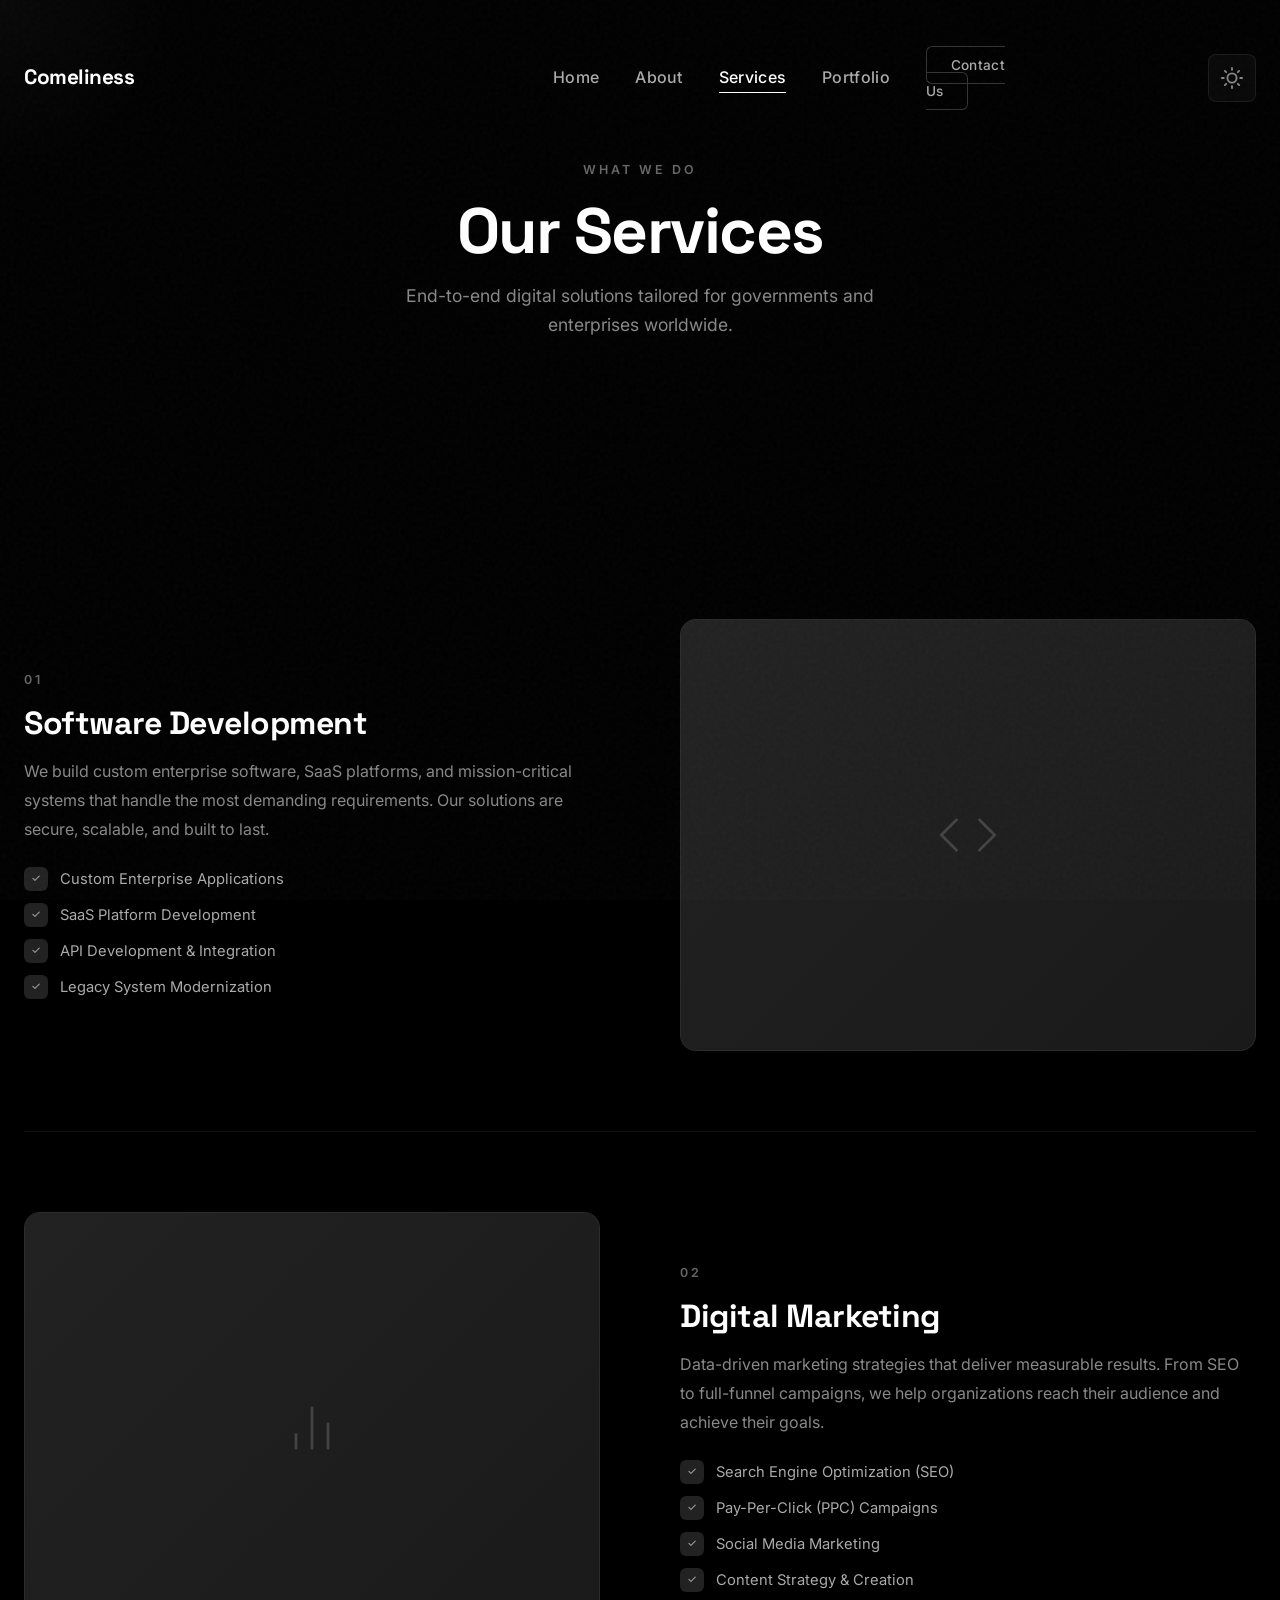
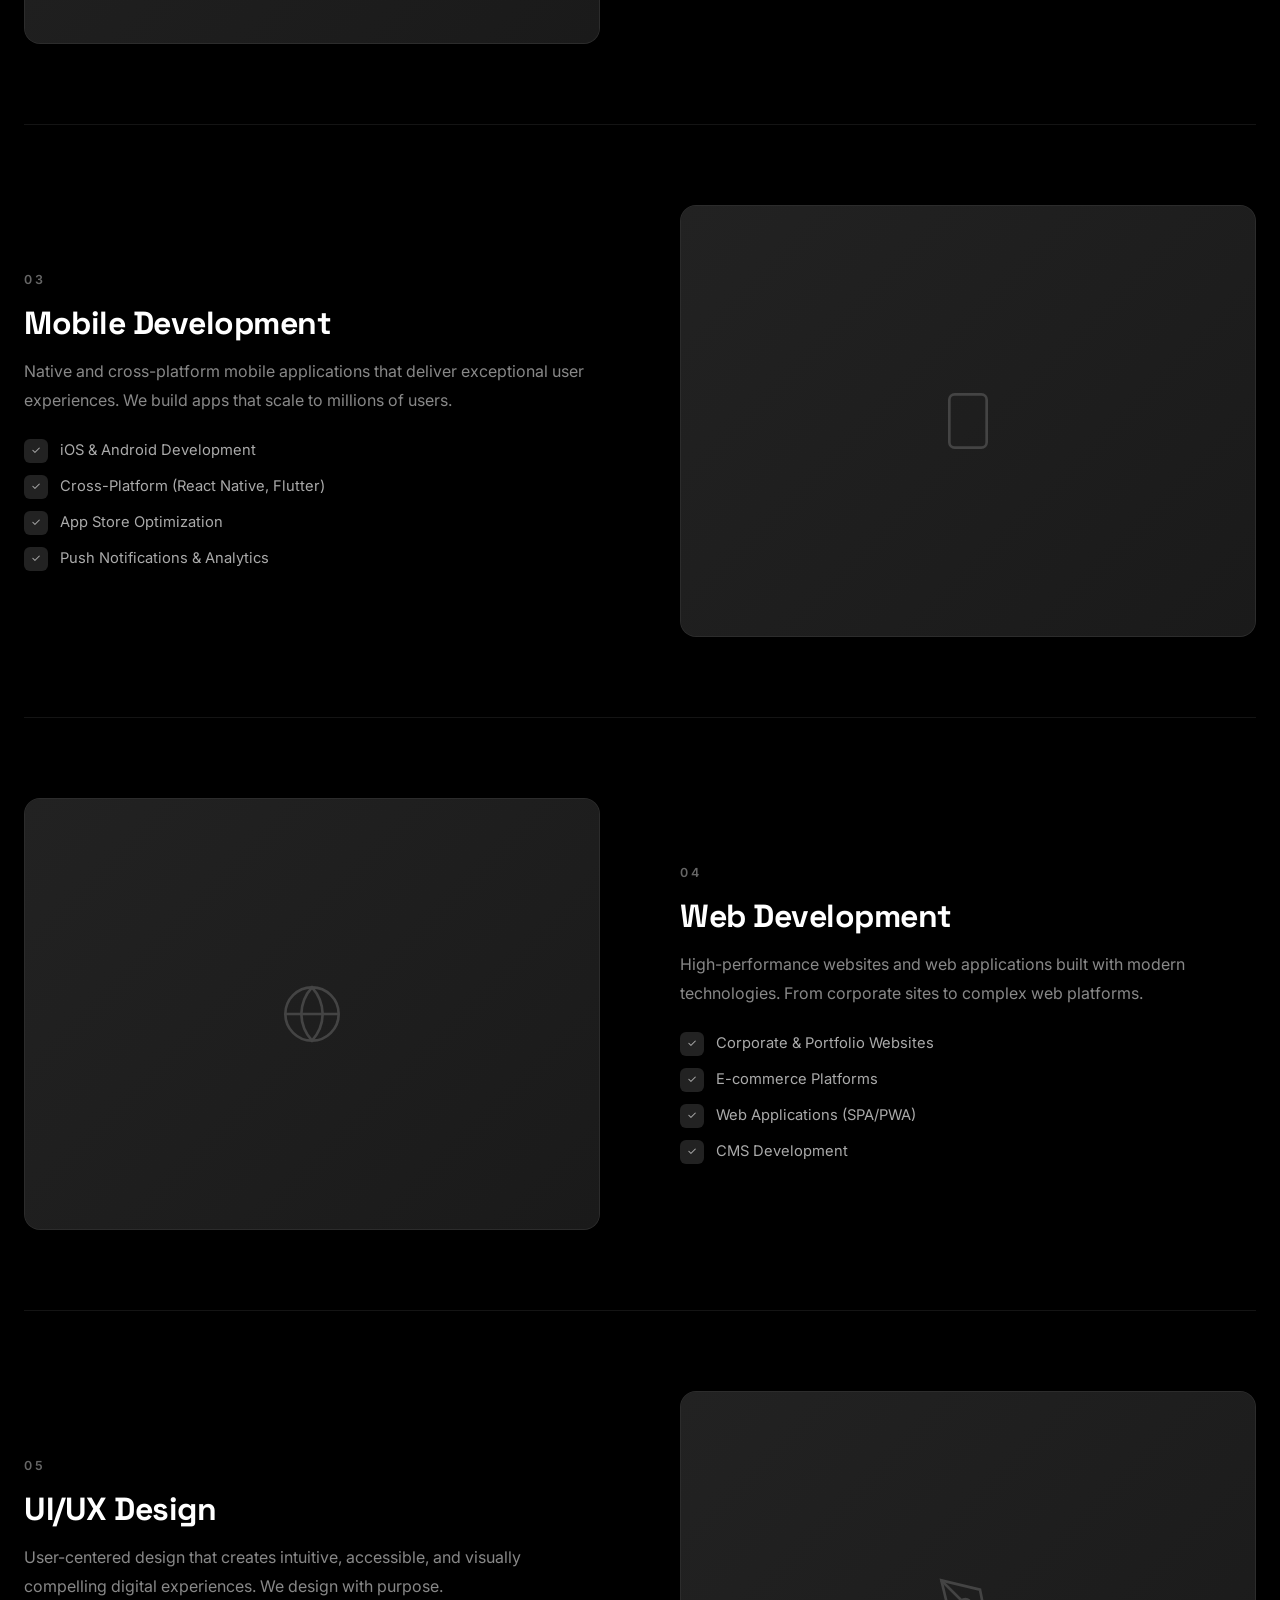
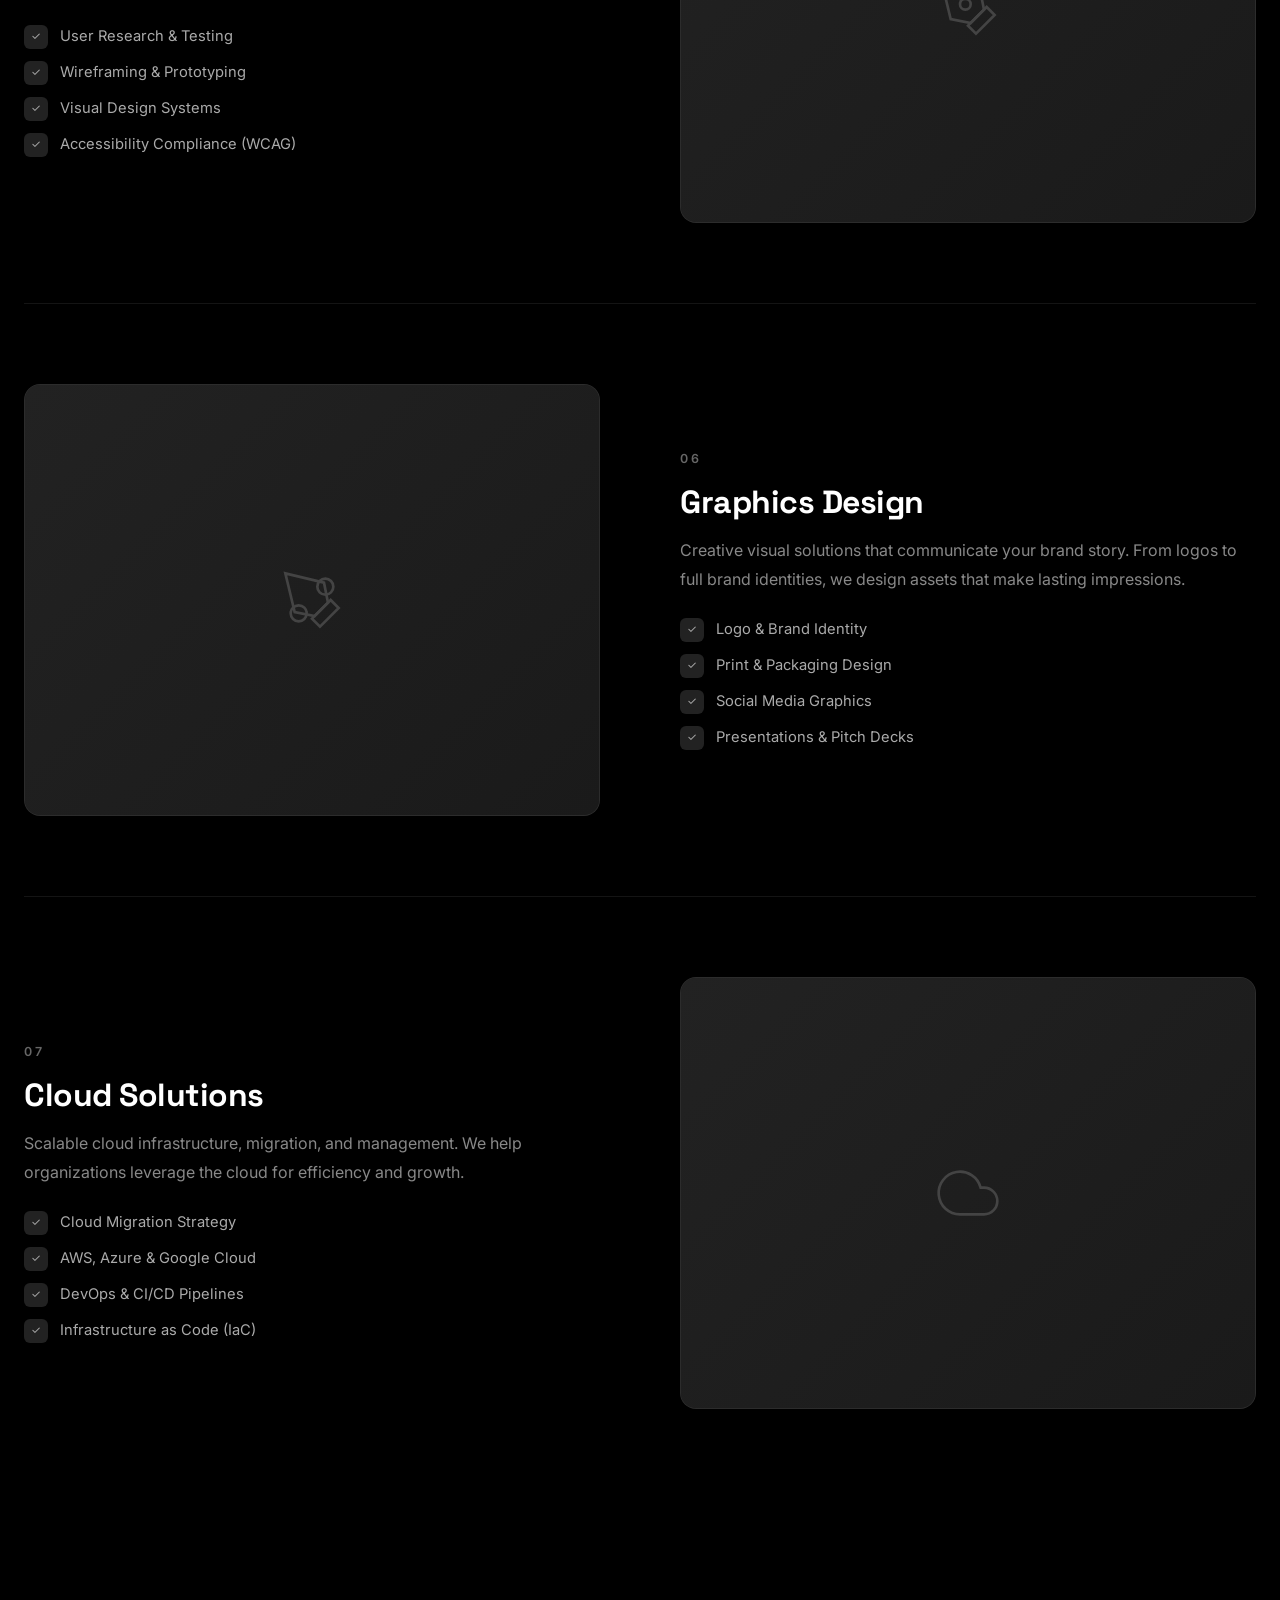
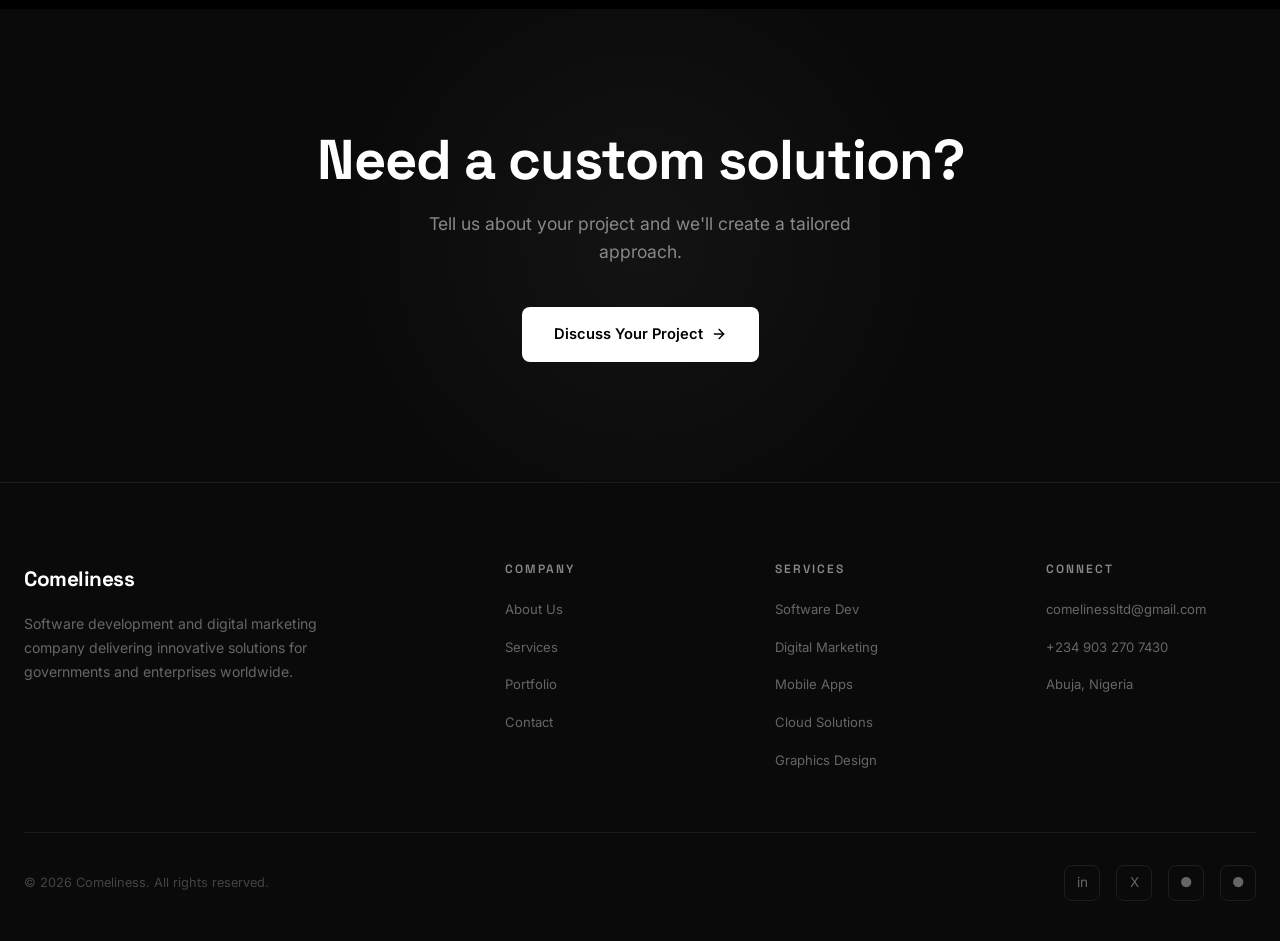
<file: pages/services.html>
<!DOCTYPE html>
<html lang="en">
<head>
  <meta charset="UTF-8">
  <meta name="viewport" content="width=device-width, initial-scale=1.0">
  <title>Services — Comeliness</title>
  <meta name="description" content="Explore Comeliness services — software development, digital marketing, mobile apps, cloud solutions, and more.">
  <link rel="stylesheet" href="../css/style.css">
  <link rel="icon" href="data:image/svg+xml,<svg xmlns='http://www.w3.org/2000/svg' viewBox='0 0 100 100'><text y='.9em' font-size='90'>C</text></svg>">
  <style>
    .service-detail {
      display: grid;
      grid-template-columns: 1fr 1fr;
      gap: 80px;
      align-items: center;
      padding: 80px 0;
      border-bottom: 1px solid var(--glass-border);
    }
    .service-detail:last-child {
      border-bottom: none;
    }
    .service-detail:nth-child(even) {
      direction: rtl;
    }
    .service-detail:nth-child(even) > * {
      direction: ltr;
    }
    .service-detail-content .section-label {
      text-align: left;
    }
    .service-detail-content h2 {
      font-size: 2rem;
      margin-bottom: 16px;
      letter-spacing: -0.5px;
    }
    .service-detail-content p {
      font-size: 1rem;
      color: var(--grey-400);
      line-height: 1.8;
      margin-bottom: 16px;
    }
    .service-features {
      display: flex;
      flex-direction: column;
      gap: 12px;
      margin-top: 24px;
    }
    .service-feature {
      display: flex;
      align-items: center;
      gap: 12px;
      font-size: 0.92rem;
      color: var(--grey-300);
    }
    .service-feature-icon {
      width: 24px;
      height: 24px;
      display: flex;
      align-items: center;
      justify-content: center;
      background: var(--grey-800);
      border-radius: 6px;
      font-size: 0.7rem;
      flex-shrink: 0;
    }
    .service-detail-visual {
      aspect-ratio: 4/3;
      background: var(--grey-900);
      border: 1px solid var(--glass-border);
      border-radius: 16px;
      display: flex;
      align-items: center;
      justify-content: center;
      position: relative;
      overflow: hidden;
    }
    .service-detail-visual::before {
      content: '';
      position: absolute;
      inset: 0;
      background: linear-gradient(135deg, var(--grey-800) 0%, var(--grey-900) 100%);
    }
    .service-detail-visual svg {
      position: relative;
      z-index: 1;
      color: var(--grey-600);
    }
    @media (max-width: 768px) {
      .service-detail {
        grid-template-columns: 1fr;
        gap: 32px;
        padding: 48px 0;
      }
      .service-detail:nth-child(even) {
        direction: ltr;
      }
    }
  </style>
</head>
<body>
  <div class="grain"></div>
  <div class="page-transition"></div>

  <!-- NAVBAR -->
  <nav class="navbar">
    <div class="container">
      <a href="../index.html" class="logo">Comeliness</a>
      <ul class="nav-links">
        <li><a href="../index.html">Home</a></li>
        <li><a href="about.html">About</a></li>
        <li><a href="services.html" class="active">Services</a></li>
        <li><a href="portfolio.html">Portfolio</a></li>
        <li><a href="contact.html" class="nav-cta">Contact Us</a></li>
      </ul>
      <div class="nav-actions" style="display:flex; align-items:center; gap:12px;">
        <button class="theme-toggle" id="themeToggle" aria-label="Toggle theme">
          <svg class="sun-icon" viewBox="0 0 24 24" fill="none" stroke="currentColor" stroke-width="2" stroke-linecap="round" stroke-linejoin="round"><circle cx="12" cy="12" r="5"/><line x1="12" y1="1" x2="12" y2="3"/><line x1="12" y1="21" x2="12" y2="23"/><line x1="4.22" y1="4.22" x2="5.64" y2="5.64"/><line x1="18.36" y1="18.36" x2="19.78" y2="19.78"/><line x1="1" y1="12" x2="3" y2="12"/><line x1="21" y1="12" x2="23" y2="12"/><line x1="4.22" y1="19.78" x2="5.64" y2="18.36"/><line x1="18.36" y1="5.64" x2="19.78" y2="4.22"/></svg>
          <svg class="moon-icon" viewBox="0 0 24 24" fill="none" stroke="currentColor" stroke-width="2" stroke-linecap="round" stroke-linejoin="round"><path d="M21 12.79A9 9 0 1 1 11.21 3 7 7 0 0 0 21 12.79z"/></svg>
        </button>
        <div class="hamburger">
        <span></span>
        <span></span>
        <span></span>
      </div>
    </div>
  </nav>

  <!-- PAGE HEADER -->
  <section class="page-header">
    <div class="container">
      <span class="section-label fade-up">What We Do</span>
      <h1 class="fade-up fade-up-delay-1">Our Services</h1>
      <p class="fade-up fade-up-delay-2">End-to-end digital solutions tailored for governments and enterprises worldwide.</p>
    </div>
  </section>

  <!-- SERVICES DETAIL -->
  <section class="section">
    <div class="container">
      <div class="service-detail fade-up">
        <div class="service-detail-content">
          <span class="section-label">01</span>
          <h2>Software Development</h2>
          <p>We build custom enterprise software, SaaS platforms, and mission-critical systems that handle the most demanding requirements. Our solutions are secure, scalable, and built to last.</p>
          <div class="service-features">
            <div class="service-feature">
              <span class="service-feature-icon">&#10003;</span>
              Custom Enterprise Applications
            </div>
            <div class="service-feature">
              <span class="service-feature-icon">&#10003;</span>
              SaaS Platform Development
            </div>
            <div class="service-feature">
              <span class="service-feature-icon">&#10003;</span>
              API Development & Integration
            </div>
            <div class="service-feature">
              <span class="service-feature-icon">&#10003;</span>
              Legacy System Modernization
            </div>
          </div>
        </div>
        <div class="service-detail-visual">
          <svg width="64" height="64" viewBox="0 0 24 24" fill="none" stroke="currentColor" stroke-width="1"><polyline points="16 18 22 12 16 6"/><polyline points="8 6 2 12 8 18"/></svg>
        </div>
      </div>

      <div class="service-detail fade-up">
        <div class="service-detail-content">
          <span class="section-label">02</span>
          <h2>Digital Marketing</h2>
          <p>Data-driven marketing strategies that deliver measurable results. From SEO to full-funnel campaigns, we help organizations reach their audience and achieve their goals.</p>
          <div class="service-features">
            <div class="service-feature">
              <span class="service-feature-icon">&#10003;</span>
              Search Engine Optimization (SEO)
            </div>
            <div class="service-feature">
              <span class="service-feature-icon">&#10003;</span>
              Pay-Per-Click (PPC) Campaigns
            </div>
            <div class="service-feature">
              <span class="service-feature-icon">&#10003;</span>
              Social Media Marketing
            </div>
            <div class="service-feature">
              <span class="service-feature-icon">&#10003;</span>
              Content Strategy & Creation
            </div>
          </div>
        </div>
        <div class="service-detail-visual">
          <svg width="64" height="64" viewBox="0 0 24 24" fill="none" stroke="currentColor" stroke-width="1"><line x1="18" y1="20" x2="18" y2="10"/><line x1="12" y1="20" x2="12" y2="4"/><line x1="6" y1="20" x2="6" y2="14"/></svg>
        </div>
      </div>

      <div class="service-detail fade-up">
        <div class="service-detail-content">
          <span class="section-label">03</span>
          <h2>Mobile Development</h2>
          <p>Native and cross-platform mobile applications that deliver exceptional user experiences. We build apps that scale to millions of users.</p>
          <div class="service-features">
            <div class="service-feature">
              <span class="service-feature-icon">&#10003;</span>
              iOS & Android Development
            </div>
            <div class="service-feature">
              <span class="service-feature-icon">&#10003;</span>
              Cross-Platform (React Native, Flutter)
            </div>
            <div class="service-feature">
              <span class="service-feature-icon">&#10003;</span>
              App Store Optimization
            </div>
            <div class="service-feature">
              <span class="service-feature-icon">&#10003;</span>
              Push Notifications & Analytics
            </div>
          </div>
        </div>
        <div class="service-detail-visual">
          <svg width="64" height="64" viewBox="0 0 24 24" fill="none" stroke="currentColor" stroke-width="1"><rect x="5" y="2" width="14" height="20" rx="2" ry="2"/><line x1="12" y1="18" x2="12.01" y2="18"/></svg>
        </div>
      </div>

      <div class="service-detail fade-up">
        <div class="service-detail-content">
          <span class="section-label">04</span>
          <h2>Web Development</h2>
          <p>High-performance websites and web applications built with modern technologies. From corporate sites to complex web platforms.</p>
          <div class="service-features">
            <div class="service-feature">
              <span class="service-feature-icon">&#10003;</span>
              Corporate & Portfolio Websites
            </div>
            <div class="service-feature">
              <span class="service-feature-icon">&#10003;</span>
              E-commerce Platforms
            </div>
            <div class="service-feature">
              <span class="service-feature-icon">&#10003;</span>
              Web Applications (SPA/PWA)
            </div>
            <div class="service-feature">
              <span class="service-feature-icon">&#10003;</span>
              CMS Development
            </div>
          </div>
        </div>
        <div class="service-detail-visual">
          <svg width="64" height="64" viewBox="0 0 24 24" fill="none" stroke="currentColor" stroke-width="1"><circle cx="12" cy="12" r="10"/><line x1="2" y1="12" x2="22" y2="12"/><path d="M12 2a15.3 15.3 0 0 1 4 10 15.3 15.3 0 0 1-4 10 15.3 15.3 0 0 1-4-10 15.3 15.3 0 0 1 4-10z"/></svg>
        </div>
      </div>

      <div class="service-detail fade-up">
        <div class="service-detail-content">
          <span class="section-label">05</span>
          <h2>UI/UX Design</h2>
          <p>User-centered design that creates intuitive, accessible, and visually compelling digital experiences. We design with purpose.</p>
          <div class="service-features">
            <div class="service-feature">
              <span class="service-feature-icon">&#10003;</span>
              User Research & Testing
            </div>
            <div class="service-feature">
              <span class="service-feature-icon">&#10003;</span>
              Wireframing & Prototyping
            </div>
            <div class="service-feature">
              <span class="service-feature-icon">&#10003;</span>
              Visual Design Systems
            </div>
            <div class="service-feature">
              <span class="service-feature-icon">&#10003;</span>
              Accessibility Compliance (WCAG)
            </div>
          </div>
        </div>
        <div class="service-detail-visual">
          <svg width="64" height="64" viewBox="0 0 24 24" fill="none" stroke="currentColor" stroke-width="1"><path d="M12 19l7-7 3 3-7 7-3-3z"/><path d="M18 13l-1.5-7.5L2 2l3.5 14.5L13 18l5-5z"/><path d="M2 2l7.586 7.586"/><circle cx="11" cy="11" r="2"/></svg>
        </div>
      </div>

      <div class="service-detail fade-up">
        <div class="service-detail-content">
          <span class="section-label">06</span>
          <h2>Graphics Design</h2>
          <p>Creative visual solutions that communicate your brand story. From logos to full brand identities, we design assets that make lasting impressions.</p>
          <div class="service-features">
            <div class="service-feature">
              <span class="service-feature-icon">&#10003;</span>
              Logo & Brand Identity
            </div>
            <div class="service-feature">
              <span class="service-feature-icon">&#10003;</span>
              Print & Packaging Design
            </div>
            <div class="service-feature">
              <span class="service-feature-icon">&#10003;</span>
              Social Media Graphics
            </div>
            <div class="service-feature">
              <span class="service-feature-icon">&#10003;</span>
              Presentations & Pitch Decks
            </div>
          </div>
        </div>
        <div class="service-detail-visual">
          <svg width="64" height="64" viewBox="0 0 24 24" fill="none" stroke="currentColor" stroke-width="1"><path d="M12 19l7-7 3 3-7 7-3-3z"/><path d="M18 13l-1.5-7.5L2 2l3.5 14.5L13 18l5-5z"/><circle cx="7" cy="17" r="3"/><circle cx="17" cy="7" r="3"/></svg>
        </div>
      </div>

      <div class="service-detail fade-up">
        <div class="service-detail-content">
          <span class="section-label">07</span>
          <h2>Cloud Solutions</h2>
          <p>Scalable cloud infrastructure, migration, and management. We help organizations leverage the cloud for efficiency and growth.</p>
          <div class="service-features">
            <div class="service-feature">
              <span class="service-feature-icon">&#10003;</span>
              Cloud Migration Strategy
            </div>
            <div class="service-feature">
              <span class="service-feature-icon">&#10003;</span>
              AWS, Azure & Google Cloud
            </div>
            <div class="service-feature">
              <span class="service-feature-icon">&#10003;</span>
              DevOps & CI/CD Pipelines
            </div>
            <div class="service-feature">
              <span class="service-feature-icon">&#10003;</span>
              Infrastructure as Code (IaC)
            </div>
          </div>
        </div>
        <div class="service-detail-visual">
          <svg width="64" height="64" viewBox="0 0 24 24" fill="none" stroke="currentColor" stroke-width="1"><path d="M18 10h-1.26A8 8 0 1 0 9 20h9a5 5 0 0 0 0-10z"/></svg>
        </div>
      </div>
    </div>
  </section>

  <!-- CTA -->
  <section class="cta-section section-alt">
    <div class="cta-glow"></div>
    <div class="container">
      <h2 class="fade-up">Need a custom solution?</h2>
      <p class="fade-up fade-up-delay-1">Tell us about your project and we'll create a tailored approach.</p>
      <a href="contact.html" class="btn-primary fade-up fade-up-delay-2">
        Discuss Your Project
        <svg width="16" height="16" viewBox="0 0 24 24" fill="none" stroke="currentColor" stroke-width="2" stroke-linecap="round" stroke-linejoin="round"><path d="M5 12h14"/><path d="m12 5 7 7-7 7"/></svg>
      </a>
    </div>
  </section>

  <!-- FOOTER -->
  <footer class="footer">
    <div class="container">
      <div class="footer-grid">
        <div class="footer-brand">
<a href="../index.html" class="logo">Comeliness</a>
          <p>Software development and digital marketing company delivering innovative solutions for governments and enterprises worldwide.</p>
        </div>
        <div class="footer-col">
          <h4>Company</h4>
          <ul>
            <li><a href="about.html">About Us</a></li>
            <li><a href="services.html">Services</a></li>
            <li><a href="portfolio.html">Portfolio</a></li>
            <li><a href="contact.html">Contact</a></li>
          </ul>
        </div>
        <div class="footer-col">
          <h4>Services</h4>
          <ul>
            <li><a href="services.html">Software Dev</a></li>
            <li><a href="services.html">Digital Marketing</a></li>
            <li><a href="services.html">Mobile Apps</a></li>
            <li><a href="services.html">Cloud Solutions</a></li>
            <li><a href="services.html">Graphics Design</a></li>
          </ul>
        </div>
        <div class="footer-col">
          <h4>Connect</h4>
          <ul>
            <li><a href="mailto:comelinessltd@gmail.com">comelinessltd@gmail.com</a></li>
            <li><a href="tel:+2349032707430">+234 903 270 7430</a></li>
            <li><a href="#">Abuja, Nigeria</a></li>
          </ul>
        </div>
      </div>
      <div class="footer-bottom">
        <p>&copy; 2026 Comeliness. All rights reserved.</p>
        <div class="footer-socials">
          <a href="#" aria-label="LinkedIn">in</a>
          <a href="#" aria-label="Twitter">X</a>
          <a href="#" aria-label="GitHub">&#9679;</a>
          <a href="#" aria-label="Instagram">&#9679;</a>
        </div>
      </div>
    </div>
  </footer>

  <script src="../js/main.js"></script>
</body>
</html>
</file>
<file: css/style.css>
@import url('https://fonts.googleapis.com/css2?family=Inter:wght@300;400;500;600;700;800;900&family=Space+Grotesk:wght@400;500;600;700&display=swap');

*, *::before, *::after {
  margin: 0;
  padding: 0;
  box-sizing: border-box;
}

:root {
  --black: #000000;
  --dark: #0a0a0a;
  --dark-grey: #111111;
  --grey-900: #1a1a1a;
  --grey-800: #222222;
  --grey-700: #333333;
  --grey-600: #444444;
  --grey-500: #666666;
  --grey-400: #888888;
  --grey-300: #aaaaaa;
  --grey-200: #cccccc;
  --grey-100: #e5e5e5;
  --grey-50: #f5f5f5;
  --white: #ffffff;
  --accent: #ffffff;
  --glass: rgba(255, 255, 255, 0.03);
  --glass-border: rgba(255, 255, 255, 0.08);
  --transition: cubic-bezier(0.4, 0, 0.2, 1);
  --ease-out-expo: cubic-bezier(0.16, 1, 0.3, 1);
}

[data-theme="light"] {
  --black: #ffffff;
  --dark: #f5f5f5;
  --dark-grey: #e5e5e5;
  --grey-900: #f0f0f0;
  --grey-800: #e0e0e0;
  --grey-700: #d0d0d0;
  --grey-600: #aaaaaa;
  --grey-500: #888888;
  --grey-400: #666666;
  --grey-300: #444444;
  --grey-200: #333333;
  --grey-100: #222222;
  --grey-50: #111111;
  --white: #000000;
  --accent: #000000;
  --glass: rgba(0, 0, 0, 0.03);
  --glass-border: rgba(0, 0, 0, 0.1);
}

::selection {
  background: rgba(255, 255, 255, 0.15);
  color: var(--white);
}

::-webkit-scrollbar {
  width: 6px;
}

::-webkit-scrollbar-track {
  background: var(--black);
}

::-webkit-scrollbar-thumb {
  background: var(--grey-700);
  border-radius: 3px;
}

::-webkit-scrollbar-thumb:hover {
  background: var(--grey-500);
}

html {
  scroll-behavior: smooth;
  font-size: 16px;
}

body {
  font-family: 'Inter', -apple-system, BlinkMacSystemFont, sans-serif;
  background-color: var(--black);
  color: var(--white);
  line-height: 1.6;
  overflow-x: hidden;
  -webkit-font-smoothing: antialiased;
  -moz-osx-font-smoothing: grayscale;
}

h1, h2, h3, h4, h5, h6 {
  font-family: 'Space Grotesk', sans-serif;
  font-weight: 700;
  line-height: 1.1;
}

a {
  text-decoration: none;
  color: inherit;
  transition: color 0.3s var(--transition);
}

img {
  max-width: 100%;
  display: block;
}

.container {
  width: 100%;
  max-width: 1280px;
  margin: 0 auto;
  padding: 0 24px;
}

/* ==================== NAVBAR ==================== */
.navbar {
  position: fixed;
  top: 0;
  left: 0;
  right: 0;
  z-index: 1000;
  padding: 20px 0;
  transition: all 0.4s var(--transition);
  background: transparent;
}

.navbar.scrolled {
  background: rgba(0, 0, 0, 0.9);
  backdrop-filter: blur(20px);
  -webkit-backdrop-filter: blur(20px);
  border-bottom: 1px solid var(--glass-border);
  padding: 14px 0;
}

.navbar .container {
  display: flex;
  align-items: center;
  justify-content: space-between;
}

.logo {
  font-family: 'Space Grotesk', sans-serif;
  font-size: 1.6rem;
  font-weight: 700;
  letter-spacing: -0.5px;
  color: var(--white);
}

.logo span {
  color: var(--grey-400);
}

.nav-links {
  display: flex;
  align-items: center;
  gap: 36px;
  list-style: none;
}

.nav-links a {
  font-size: 0.88rem;
  font-weight: 500;
  color: var(--grey-300);
  letter-spacing: 0.3px;
  position: relative;
  padding: 4px 0;
}

.nav-links a::after {
  content: '';
  position: absolute;
  bottom: -2px;
  left: 0;
  width: 0;
  height: 1px;
  background: var(--white);
  transition: width 0.3s var(--transition);
}

.nav-links a:hover,
.nav-links a.active {
  color: var(--white);
}

.nav-links a:hover::after,
.nav-links a.active::after {
  width: 100%;
}

.nav-cta {
  padding: 10px 24px !important;
  border: 1px solid var(--grey-700);
  border-radius: 6px;
  font-size: 0.85rem !important;
  transition: all 0.3s var(--transition) !important;
}

.nav-cta:hover {
  background: var(--white) !important;
  color: var(--black) !important;
  border-color: var(--white) !important;
}

.nav-cta::after {
  display: none !important;
}

.theme-toggle {
  background: var(--glass);
  border: 1px solid var(--glass-border);
  border-radius: 8px;
  padding: 12px;
  cursor: pointer;
  display: flex;
  align-items: center;
  justify-content: center;
  transition: all 0.3s var(--transition);
  color: var(--grey-400);
  width: 48px;
  height: 48px;
}

.theme-toggle:hover {
  background: var(--grey-800);
  color: var(--white);
  border-color: var(--grey-600);
}

.theme-toggle .sun-icon,
.theme-toggle .moon-icon {
  width: 24px;
  height: 24px;
}

[data-theme="light"] .theme-toggle .sun-icon {
  display: none;
}

[data-theme="light"] .theme-toggle .moon-icon {
  display: block;
}

.theme-toggle .moon-icon {
  display: none;
}

[data-theme="light"] .theme-toggle .moon-icon {
  display: block;
}

[data-theme="light"] .theme-toggle .sun-icon {
  display: none;
}

.hamburger {
  display: none;
  flex-direction: column;
  cursor: pointer;
  gap: 5px;
  z-index: 1001;
}

.hamburger span {
  width: 24px;
  height: 2px;
  background: var(--white);
  transition: all 0.3s var(--transition);
}

.hamburger.active span:nth-child(1) {
  transform: rotate(45deg) translate(5px, 5px);
}

.hamburger.active span:nth-child(2) {
  opacity: 0;
}

.hamburger.active span:nth-child(3) {
  transform: rotate(-45deg) translate(5px, -5px);
}

/* ==================== HERO ==================== */
.hero {
  min-height: 100vh;
  display: flex;
  align-items: center;
  position: relative;
  padding: 120px 0 80px;
}

.hero-bg {
  position: absolute;
  inset: 0;
  z-index: 0;
  overflow: hidden;
  pointer-events: none;
}

.hero-gradient {
  position: absolute;
  width: 600px;
  height: 600px;
  border-radius: 50%;
  filter: blur(120px);
  opacity: 0.07;
}

.hero-gradient-1 {
  top: -200px;
  right: -100px;
  background: var(--white);
}

.hero-gradient-2 {
  bottom: -200px;
  left: -100px;
  background: var(--grey-400);
}

.hero-grid {
  position: absolute;
  inset: 0;
  background-image: 
    linear-gradient(rgba(255,255,255,0.02) 1px, transparent 1px),
    linear-gradient(90deg, rgba(255,255,255,0.02) 1px, transparent 1px);
  background-size: 60px 60px;
  mask-image: radial-gradient(ellipse at center, black 30%, transparent 70%);
  -webkit-mask-image: radial-gradient(ellipse at center, black 30%, transparent 70%);
}

.hero .container {
  position: relative;
  z-index: 1;
}

.hero-layout {
  display: grid;
  grid-template-columns: 1fr 1fr;
  gap: 60px;
  align-items: center;
}

.hero-text {
  max-width: 600px;
}

.hero-badge {
  display: inline-flex;
  align-items: center;
  gap: 8px;
  padding: 8px 16px;
  background: var(--glass);
  border: 1px solid var(--glass-border);
  border-radius: 100px;
  font-size: 0.8rem;
  color: var(--grey-300);
  margin-bottom: 32px;
  font-weight: 500;
}

.hero-badge .dot {
  width: 6px;
  height: 6px;
  background: #22c55e;
  border-radius: 50%;
  animation: pulse-dot 2s ease infinite;
}

@keyframes pulse-dot {
  0%, 100% { opacity: 1; }
  50% { opacity: 0.4; }
}

.hero h1 {
  font-size: clamp(3rem, 7vw, 5.5rem);
  font-weight: 800;
  line-height: 1.05;
  margin-bottom: 28px;
  letter-spacing: -2px;
}

.hero h1 .gradient-text {
  background: linear-gradient(135deg, var(--white) 0%, var(--grey-400) 100%);
  -webkit-background-clip: text;
  -webkit-text-fill-color: transparent;
  background-clip: text;
}

.hero-description {
  font-size: 1.15rem;
  color: var(--grey-400);
  max-width: 560px;
  line-height: 1.7;
  margin-bottom: 48px;
  font-weight: 400;
}

.hero-buttons {
  display: flex;
  gap: 16px;
  align-items: center;
  flex-wrap: wrap;
}

/* ==================== HERO SLIDER ==================== */
.hero-slider {
  position: relative;
  width: 100%;
  max-width: 520px;
  justify-self: end;
}

.hero-slider-track {
  position: relative;
  width: 100%;
  aspect-ratio: 4/5;
  border-radius: 20px;
  overflow: hidden;
}

.hero-slide {
  position: absolute;
  inset: 0;
  background-color: var(--black);
  background-size: cover;
  background-position: center;
  opacity: 0;
  transform: scale(0.95);
  transition: all 0.8s var(--ease-out-expo);
  border-radius: 20px;
  border: 1px solid var(--glass-border);
}

.hero-slide.active {
  opacity: 1;
  transform: scale(1);
}

.hero-slide-pattern {
  position: absolute;
  inset: 0;
  opacity: 0.04;
  background-image: 
    radial-gradient(circle at 20% 20%, rgba(255,255,255,0.1) 1px, transparent 1px),
    radial-gradient(circle at 80% 80%, rgba(255,255,255,0.1) 1px, transparent 1px);
  background-size: 40px 40px;
}

.hero-slide-content {
  position: absolute;
  bottom: 0;
  left: 0;
  right: 0;
  padding: 40px;
  background: linear-gradient(to top, rgba(0,0,0,0.75) 0%, rgba(0,0,0,0.35) 45%, transparent 100%);
}

.hero-slide-tag {
  display: inline-block;
  padding: 4px 12px;
  background: rgba(255,255,255,0.1);
  backdrop-filter: blur(10px);
  border-radius: 100px;
  font-size: 0.7rem;
  font-weight: 600;
  text-transform: uppercase;
  letter-spacing: 1px;
  color: var(--grey-200);
  margin-bottom: 12px;
}

.hero-slide-content h3 {
  font-size: 1.6rem;
  margin-bottom: 6px;
  font-weight: 700;
}

.hero-slide-content p {
  font-size: 0.92rem;
  color: var(--grey-400);
}

.hero-slide-number {
  position: absolute;
  top: 32px;
  right: 32px;
  font-family: 'Space Grotesk', sans-serif;
  font-size: 5rem;
  font-weight: 800;
  color: rgba(255,255,255,0.05);
  line-height: 1;
}

.hero-slider-dots {
  display: flex;
  justify-content: center;
  gap: 8px;
  margin-top: 20px;
}

.hero-dot {
  width: 8px;
  height: 8px;
  border-radius: 50%;
  border: none;
  background: var(--grey-700);
  cursor: pointer;
  transition: all 0.3s var(--transition);
  padding: 0;
}

.hero-dot.active {
  background: var(--white);
  width: 24px;
  border-radius: 4px;
}

.hero-dot:hover {
  background: var(--grey-500);
}

.btn-primary {
  display: inline-flex;
  align-items: center;
  gap: 8px;
  padding: 16px 32px;
  background: var(--white);
  color: var(--black);
  font-size: 0.92rem;
  font-weight: 600;
  border-radius: 8px;
  border: none;
  cursor: pointer;
  transition: all 0.3s var(--transition);
  font-family: 'Inter', sans-serif;
}

.btn-primary:hover {
  background: var(--grey-200);
  transform: translateY(-2px);
  box-shadow: 0 8px 30px rgba(255,255,255,0.1);
}

.btn-secondary {
  display: inline-flex;
  align-items: center;
  gap: 8px;
  padding: 16px 32px;
  background: transparent;
  color: var(--white);
  font-size: 0.92rem;
  font-weight: 500;
  border-radius: 8px;
  border: 1px solid var(--grey-700);
  cursor: pointer;
  transition: all 0.3s var(--transition);
  font-family: 'Inter', sans-serif;
}

.btn-secondary:hover {
  border-color: var(--grey-400);
  background: var(--glass);
  transform: translateY(-2px);
}

.hero-stats {
  display: grid;
  grid-template-columns: repeat(4, 1fr);
  gap: 0;
  margin-top: 80px;
  padding-top: 40px;
  border-top: 1px solid var(--glass-border);
}

.hero-stat h3 {
  font-size: 2.5rem;
  font-weight: 800;
  letter-spacing: -1px;
}

.hero-stat p {
  font-size: 0.85rem;
  color: var(--grey-500);
  margin-top: 4px;
  font-weight: 500;
}

/* ==================== SECTIONS ==================== */
.section {
  padding: 120px 0;
  position: relative;
}

.section-alt {
  background: var(--dark);
}

.section-header {
  text-align: center;
  margin-bottom: 72px;
}

.section-label {
  font-size: 0.78rem;
  font-weight: 600;
  text-transform: uppercase;
  letter-spacing: 3px;
  color: var(--grey-500);
  margin-bottom: 16px;
  display: block;
}

.section-title {
  font-size: clamp(2rem, 4vw, 3rem);
  letter-spacing: -1px;
  margin-bottom: 20px;
}

.section-subtitle {
  font-size: 1.05rem;
  color: var(--grey-400);
  max-width: 600px;
  margin: 0 auto;
  line-height: 1.7;
}

/* ==================== SERVICES GRID ==================== */
.services-grid {
  display: grid;
  grid-template-columns: repeat(3, 1fr);
  gap: 24px;
}

.service-card {
  padding: 40px 32px;
  background: var(--glass);
  border: 1px solid var(--glass-border);
  border-radius: 16px;
  transition: all 0.4s var(--transition);
  position: relative;
  overflow: hidden;
}

.service-card::before {
  content: '';
  position: absolute;
  top: 0;
  left: 0;
  right: 0;
  height: 1px;
  background: linear-gradient(90deg, transparent, rgba(255,255,255,0.1), transparent);
  opacity: 0;
  transition: opacity 0.4s var(--transition);
}

.service-card:hover {
  background: var(--grey-900);
  border-color: var(--grey-700);
  transform: translateY(-4px);
}

.service-card:hover::before {
  opacity: 1;
}

.service-icon {
  width: 52px;
  height: 52px;
  display: flex;
  align-items: center;
  justify-content: center;
  background: var(--grey-800);
  border-radius: 12px;
  margin-bottom: 24px;
  font-size: 1.4rem;
}

.service-card h3 {
  font-size: 1.2rem;
  margin-bottom: 12px;
  font-weight: 600;
}

.service-card p {
  font-size: 0.92rem;
  color: var(--grey-400);
  line-height: 1.6;
}

.service-card .learn-more {
  display: inline-flex;
  align-items: center;
  gap: 6px;
  margin-top: 20px;
  font-size: 0.85rem;
  font-weight: 500;
  color: var(--grey-300);
  transition: all 0.3s var(--transition);
}

.service-card:hover .learn-more {
  color: var(--white);
  gap: 10px;
}

/* ==================== PORTFOLIO GRID ==================== */
.portfolio-grid {
  display: grid;
  grid-template-columns: repeat(2, 1fr);
  gap: 24px;
}

.portfolio-card {
  position: relative;
  border-radius: 16px;
  overflow: hidden;
  background: var(--grey-900);
  border: 1px solid var(--glass-border);
  transition: all 0.4s var(--transition);
  cursor: pointer;
  aspect-ratio: 16/10;
  display: block;
  text-decoration: none;
  color: inherit;
}

.portfolio-card:first-child {
  grid-column: 1 / -1;
  aspect-ratio: 21/9;
}

.portfolio-card-bg {
  position: absolute;
  inset: 0;
  background: linear-gradient(135deg, var(--grey-800) 0%, var(--grey-900) 100%);
  transition: transform 0.6s var(--transition);
}

.portfolio-card:hover .portfolio-card-bg {
  transform: scale(1.05);
}

.portfolio-card-pattern {
  position: absolute;
  inset: 0;
  opacity: 0.15;
  background-image: 
    radial-gradient(circle at 25% 25%, var(--grey-600) 1px, transparent 1px),
    radial-gradient(circle at 75% 75%, var(--grey-600) 1px, transparent 1px);
  background-size: 30px 30px;
}

.portfolio-card-content {
  position: absolute;
  inset: 0;
  display: flex;
  flex-direction: column;
  justify-content: flex-end;
  padding: 32px;
  background: linear-gradient(to top, rgba(0,0,0,0.85) 0%, transparent 60%);
  z-index: 1;
}

.portfolio-tag {
  display: inline-block;
  padding: 4px 12px;
  background: rgba(255,255,255,0.15);
  backdrop-filter: blur(10px);
  border-radius: 100px;
  font-size: 0.72rem;
  font-weight: 600;
  text-transform: uppercase;
  letter-spacing: 1px;
  color: #cccccc;
  margin-bottom: 12px;
  width: fit-content;
}

.portfolio-card-content h3 {
  font-size: 1.4rem;
  margin-bottom: 8px;
  color: #ffffff;
}

.portfolio-card-content p {
  font-size: 0.88rem;
  color: #aaaaaa;
  max-width: 400px;
}

.portfolio-card:hover {
  border-color: var(--grey-600);
  transform: translateY(-4px);
}

/* ==================== ABOUT ==================== */
.about-grid {
  display: grid;
  grid-template-columns: 1fr 1fr;
  gap: 80px;
  align-items: center;
}

.about-image {
  position: relative;
  border-radius: 20px;
  overflow: hidden;
  aspect-ratio: 4/5;
  background: var(--grey-900);
  border: 1px solid var(--glass-border);
}

.about-image-placeholder {
  position: absolute;
  inset: 0;
  display: flex;
  align-items: center;
  justify-content: center;
  font-size: 4rem;
  color: var(--grey-700);
}

.about-content .section-label {
  text-align: left;
}

.about-content h2 {
  font-size: clamp(2rem, 3.5vw, 2.8rem);
  margin-bottom: 24px;
  letter-spacing: -1px;
}

.about-content p {
  font-size: 1rem;
  color: var(--grey-400);
  line-height: 1.8;
  margin-bottom: 16px;
}

.about-features {
  display: grid;
  grid-template-columns: 1fr 1fr;
  gap: 20px;
  margin-top: 36px;
}

.about-feature {
  padding: 20px;
  background: var(--glass);
  border: 1px solid var(--glass-border);
  border-radius: 12px;
}

.about-feature h4 {
  font-size: 0.95rem;
  margin-bottom: 6px;
  font-weight: 600;
}

.about-feature p {
  font-size: 0.82rem;
  margin-bottom: 0;
}

/* ==================== TEAM ==================== */
.team-grid {
  display: grid;
  grid-template-columns: repeat(4, 1fr);
  gap: 24px;
}

.team-card {
  text-align: center;
  padding: 32px 20px;
  background: var(--glass);
  border: 1px solid var(--glass-border);
  border-radius: 16px;
  transition: all 0.3s var(--transition);
}

.team-card:hover {
  background: var(--grey-900);
  border-color: var(--grey-700);
  transform: translateY(-4px);
}

.team-avatar {
  width: 80px;
  height: 80px;
  border-radius: 50%;
  background: var(--grey-800);
  margin: 0 auto 20px;
  display: flex;
  align-items: center;
  justify-content: center;
  font-size: 1.8rem;
  color: var(--grey-500);
}

.team-card h4 {
  font-size: 1rem;
  margin-bottom: 4px;
}

.team-card p {
  font-size: 0.82rem;
  color: var(--grey-500);
  font-weight: 500;
}

/* ==================== TESTIMONIALS ==================== */
.testimonials-grid {
  display: grid;
  grid-template-columns: repeat(3, 1fr);
  gap: 24px;
}

.testimonial-card {
  padding: 36px;
  background: var(--glass);
  border: 1px solid var(--glass-border);
  border-radius: 16px;
  transition: all 0.3s var(--transition);
}

.testimonial-card:hover {
  background: var(--grey-900);
  border-color: var(--grey-700);
}

.testimonial-stars {
  display: flex;
  gap: 4px;
  margin-bottom: 20px;
  color: var(--grey-300);
  font-size: 0.9rem;
}

.testimonial-card blockquote {
  font-size: 0.95rem;
  color: var(--grey-300);
  line-height: 1.7;
  margin-bottom: 24px;
  font-style: italic;
}

.testimonial-author {
  display: flex;
  align-items: center;
  gap: 14px;
}

.testimonial-avatar {
  width: 44px;
  height: 44px;
  border-radius: 50%;
  background: var(--grey-800);
  display: flex;
  align-items: center;
  justify-content: center;
  font-size: 1rem;
  color: var(--grey-500);
}

.testimonial-author-info h5 {
  font-size: 0.88rem;
  font-weight: 600;
}

.testimonial-author-info p {
  font-size: 0.78rem;
  color: var(--grey-500);
}

/* ==================== CTA ==================== */
.cta-section {
  padding: 120px 0;
  text-align: center;
  position: relative;
  overflow: hidden;
}

.cta-glow {
  position: absolute;
  top: 50%;
  left: 50%;
  transform: translate(-50%, -50%);
  width: 600px;
  height: 600px;
  background: radial-gradient(circle, rgba(255,255,255,0.04) 0%, transparent 70%);
  pointer-events: none;
}

.cta-section h2 {
  font-size: clamp(2.2rem, 4.5vw, 3.5rem);
  margin-bottom: 20px;
  position: relative;
  letter-spacing: -1px;
}

.cta-section p {
  font-size: 1.1rem;
  color: var(--grey-400);
  max-width: 500px;
  margin: 0 auto 40px;
  position: relative;
}

.cta-section .btn-primary {
  position: relative;
}

/* ==================== FOOTER ==================== */
.footer {
  padding: 80px 0 40px;
  border-top: 1px solid var(--glass-border);
  background: var(--dark);
}

.footer-grid {
  display: grid;
  grid-template-columns: 2fr 1fr 1fr 1fr;
  gap: 60px;
  margin-bottom: 60px;
}

.footer-brand p {
  font-size: 0.88rem;
  color: var(--grey-500);
  line-height: 1.7;
  margin-top: 16px;
  max-width: 300px;
}

.footer-col h4 {
  font-size: 0.82rem;
  font-weight: 600;
  text-transform: uppercase;
  letter-spacing: 2px;
  color: var(--grey-400);
  margin-bottom: 20px;
}

.footer-col ul {
  list-style: none;
  display: flex;
  flex-direction: column;
  gap: 12px;
}

.footer-col a {
  font-size: 0.88rem;
  color: var(--grey-500);
  transition: color 0.3s var(--transition);
}

.footer-col a:hover {
  color: var(--white);
}

.footer-bottom {
  display: flex;
  justify-content: space-between;
  align-items: center;
  padding-top: 32px;
  border-top: 1px solid var(--glass-border);
}

.footer-bottom p {
  font-size: 0.8rem;
  color: var(--grey-600);
}

.footer-socials {
  display: flex;
  gap: 16px;
}

.footer-socials a {
  width: 36px;
  height: 36px;
  display: flex;
  align-items: center;
  justify-content: center;
  border: 1px solid var(--glass-border);
  border-radius: 8px;
  color: var(--grey-500);
  font-size: 0.85rem;
  transition: all 0.3s var(--transition);
}

.footer-socials a:hover {
  border-color: var(--grey-500);
  color: var(--white);
  background: var(--glass);
}

/* ==================== CONTACT ==================== */
.contact-grid {
  display: grid;
  grid-template-columns: 1fr 1.2fr;
  gap: 60px;
}

.contact-info h3 {
  font-size: 1.6rem;
  margin-bottom: 16px;
}

.contact-info > p {
  font-size: 0.95rem;
  color: var(--grey-400);
  line-height: 1.7;
  margin-bottom: 40px;
}

.contact-details {
  display: flex;
  flex-direction: column;
  gap: 24px;
}

.contact-item {
  display: flex;
  align-items: flex-start;
  gap: 16px;
}

.contact-item-icon {
  width: 44px;
  height: 44px;
  display: flex;
  align-items: center;
  justify-content: center;
  background: var(--glass);
  border: 1px solid var(--glass-border);
  border-radius: 10px;
  font-size: 1rem;
  flex-shrink: 0;
}

.contact-item h5 {
  font-size: 0.82rem;
  color: var(--grey-500);
  font-weight: 500;
  margin-bottom: 4px;
  text-transform: uppercase;
  letter-spacing: 1px;
}

.contact-item p {
  font-size: 0.92rem;
  color: var(--grey-200);
}

.contact-form {
  padding: 40px;
  background: var(--glass);
  border: 1px solid var(--glass-border);
  border-radius: 20px;
}

.form-group {
  margin-bottom: 20px;
}

.form-group label {
  display: block;
  font-size: 0.82rem;
  font-weight: 500;
  color: var(--grey-300);
  margin-bottom: 8px;
}

.form-group input,
.form-group textarea,
.form-group select {
  width: 100%;
  padding: 14px 16px;
  background: var(--grey-900);
  border: 1px solid var(--glass-border);
  border-radius: 8px;
  color: var(--white);
  font-size: 0.92rem;
  font-family: 'Inter', sans-serif;
  transition: border-color 0.3s var(--transition);
  outline: none;
}

.form-group input:focus,
.form-group textarea:focus,
.form-group select:focus {
  border-color: var(--grey-500);
}

.form-group textarea {
  min-height: 120px;
  resize: vertical;
}

.form-row {
  display: grid;
  grid-template-columns: 1fr 1fr;
  gap: 20px;
}

.budget-control {
  display: flex;
  flex-direction: column;
  gap: 12px;
}

.budget-value {
  display: flex;
  align-items: center;
  gap: 4px;
  background: var(--grey-900);
  border: 1px solid var(--glass-border);
  border-radius: 8px;
  padding: 0 16px;
  color: var(--grey-300);
  font-size: 0.92rem;
  font-family: 'Inter', sans-serif;
  transition: border-color 0.3s var(--transition);
  width: fit-content;
}

.budget-value:focus-within {
  border-color: var(--grey-500);
}

.budget-value input {
  width: 130px;
  padding: 14px 0;
  background: transparent;
  border: none;
  color: var(--white);
  font-size: 0.92rem;
  font-family: 'Inter', sans-serif;
  outline: none;
  -moz-appearance: textfield;
}

.budget-value input::-webkit-outer-spin-button,
.budget-value input::-webkit-inner-spin-button {
  -webkit-appearance: none;
  margin: 0;
}

.budget-control input[type="range"] {
  -webkit-appearance: none;
  appearance: none;
  width: 100%;
  height: 6px;
  padding: 0;
  background: var(--grey-900);
  border: 1px solid var(--glass-border);
  border-radius: 999px;
  outline: none;
  cursor: pointer;
}

.budget-control input[type="range"]::-webkit-slider-thumb {
  -webkit-appearance: none;
  appearance: none;
  width: 18px;
  height: 18px;
  border-radius: 50%;
  background: var(--white);
  border: 3px solid var(--grey-500);
  cursor: grab;
  transition: transform 0.2s var(--transition);
}

.budget-control input[type="range"]::-webkit-slider-thumb:hover {
  transform: scale(1.15);
}

.budget-control input[type="range"]::-moz-range-thumb {
  width: 18px;
  height: 18px;
  border-radius: 50%;
  background: var(--white);
  border: 3px solid var(--grey-500);
  cursor: grab;
}

.budget-labels {
  display: flex;
  justify-content: space-between;
  font-size: 0.75rem;
  color: var(--grey-400);
  font-family: 'Inter', sans-serif;
}

.contact-form .btn-primary {
  width: 100%;
  justify-content: center;
  padding: 16px;
}

/* ==================== PAGE HEADER ==================== */
.page-header {
  padding: 160px 0 80px;
  text-align: center;
  position: relative;
}

.page-header h1 {
  font-size: clamp(2.5rem, 5vw, 4rem);
  letter-spacing: -1.5px;
  margin-bottom: 16px;
}

.page-header p {
  font-size: 1.1rem;
  color: var(--grey-400);
  max-width: 550px;
  margin: 0 auto;
}

/* ==================== CLIENTS LOGOS ==================== */
.clients-strip {
  display: flex;
  align-items: center;
  justify-content: center;
  gap: 60px;
  flex-wrap: wrap;
  padding: 40px 0;
  opacity: 0.4;
}

.client-logo {
  font-family: 'Space Grotesk', sans-serif;
  font-size: 1.2rem;
  font-weight: 700;
  color: var(--grey-500);
  letter-spacing: 2px;
  text-transform: uppercase;
}

/* ==================== TIMELINE ==================== */
.timeline {
  position: relative;
  max-width: 800px;
  margin: 0 auto;
}

.timeline::before {
  content: '';
  position: absolute;
  left: 50%;
  transform: translateX(-50%);
  top: 0;
  bottom: 0;
  width: 1px;
  background: var(--glass-border);
}

.timeline-item {
  display: flex;
  margin-bottom: 48px;
  position: relative;
}

.timeline-item:nth-child(odd) {
  justify-content: flex-start;
  padding-right: calc(50% + 40px);
  text-align: right;
}

.timeline-item:nth-child(even) {
  justify-content: flex-end;
  padding-left: calc(50% + 40px);
}

.timeline-dot {
  position: absolute;
  left: 50%;
  transform: translateX(-50%);
  width: 12px;
  height: 12px;
  background: var(--white);
  border-radius: 50%;
  border: 3px solid var(--black);
  z-index: 1;
}

.timeline-content h4 {
  font-size: 0.82rem;
  color: var(--grey-500);
  font-weight: 600;
  margin-bottom: 4px;
}

.timeline-content h3 {
  font-size: 1.1rem;
  margin-bottom: 8px;
}

.timeline-content p {
  font-size: 0.88rem;
  color: var(--grey-400);
  line-height: 1.6;
}

/* ==================== CASE STUDY DETAIL ==================== */
.case-study-hero {
  padding: 160px 0 80px;
  position: relative;
}

.case-study-meta {
  display: flex;
  gap: 40px;
  margin-top: 32px;
}

.case-study-meta-item h5 {
  font-size: 0.72rem;
  color: var(--grey-500);
  text-transform: uppercase;
  letter-spacing: 1.5px;
  font-weight: 600;
  margin-bottom: 4px;
}

.case-study-meta-item p {
  font-size: 0.92rem;
  color: var(--grey-200);
}

.case-study-body {
  padding: 80px 0;
}

.case-study-body .container {
  max-width: 800px;
}

.case-study-body h3 {
  font-size: 1.4rem;
  margin: 40px 0 16px;
}

.case-study-body p {
  font-size: 1rem;
  color: var(--grey-400);
  line-height: 1.8;
  margin-bottom: 16px;
}

.case-study-results {
  display: grid;
  grid-template-columns: repeat(3, 1fr);
  gap: 24px;
  margin: 40px 0;
}

.result-card {
  text-align: center;
  padding: 32px 20px;
  background: var(--glass);
  border: 1px solid var(--glass-border);
  border-radius: 12px;
}

.result-card h3 {
  font-size: 2.2rem;
  margin: 0 0 8px;
  font-weight: 800;
}

.result-card p {
  font-size: 0.82rem;
  color: var(--grey-500);
  margin: 0;
}

/* ==================== ANIMATIONS ==================== */
.fade-up {
  opacity: 0;
  transform: translateY(40px);
  transition: all 0.8s var(--ease-out-expo);
}

.fade-up.visible {
  opacity: 1;
  transform: translateY(0);
}

.fade-up-delay-1 { transition-delay: 0.1s; }
.fade-up-delay-2 { transition-delay: 0.2s; }
.fade-up-delay-3 { transition-delay: 0.3s; }
.fade-up-delay-4 { transition-delay: 0.4s; }

/* ==================== MAGNETIC BUTTONS ==================== */
.btn-primary,
.btn-secondary {
  position: relative;
  overflow: hidden;
}

.btn-primary::before {
  content: '';
  position: absolute;
  top: 50%;
  left: 50%;
  width: 0;
  height: 0;
  background: rgba(0,0,0,0.1);
  border-radius: 50%;
  transform: translate(-50%, -50%);
  transition: width 0.6s var(--ease-out-expo), height 0.6s var(--ease-out-expo);
}

.btn-primary:hover::before {
  width: 300px;
  height: 300px;
}

.btn-secondary::before {
  content: '';
  position: absolute;
  top: 50%;
  left: 50%;
  width: 0;
  height: 0;
  background: rgba(255,255,255,0.05);
  border-radius: 50%;
  transform: translate(-50%, -50%);
  transition: width 0.6s var(--ease-out-expo), height 0.6s var(--ease-out-expo);
}

.btn-secondary:hover::before {
  width: 300px;
  height: 300px;
}

/* ==================== ANIMATED BORDER CARDS ==================== */
.service-card,
.portfolio-card,
.team-card,
.testimonial-card {
  position: relative;
}

.service-card::after,
.team-card::after,
.testimonial-card::after {
  content: '';
  position: absolute;
  inset: 0;
  border-radius: inherit;
  padding: 1px;
  background: linear-gradient(135deg, transparent 40%, rgba(255,255,255,0.1) 50%, transparent 60%);
  -webkit-mask: linear-gradient(#fff 0 0) content-box, linear-gradient(#fff 0 0);
  -webkit-mask-composite: xor;
  mask-composite: exclude;
  opacity: 0;
  transition: opacity 0.5s var(--transition);
  pointer-events: none;
}

.service-card:hover::after,
.team-card:hover::after,
.testimonial-card:hover::after {
  opacity: 1;
}

/* ==================== MARQUEE ==================== */
.marquee-container {
  overflow: hidden;
  white-space: nowrap;
  position: relative;
  padding: 20px 0;
}

.marquee-container::before,
.marquee-container::after {
  content: '';
  position: absolute;
  top: 0;
  bottom: 0;
  width: 150px;
  z-index: 2;
  pointer-events: none;
}

.marquee-container::before {
  left: 0;
  background: linear-gradient(90deg, var(--dark), transparent);
}

.marquee-container::after {
  right: 0;
  background: linear-gradient(-90deg, var(--dark), transparent);
}

.marquee-track {
  display: inline-flex;
  gap: 80px;
  align-items: center;
  animation: marquee 25s linear infinite;
}

.marquee-track:hover {
  animation-play-state: paused;
}

@keyframes marquee {
  0% { transform: translateX(0); }
  100% { transform: translateX(-50%); }
}

.marquee-item {
  font-family: 'Space Grotesk', sans-serif;
  font-size: 1.4rem;
  font-weight: 700;
  color: #ffffff;
  letter-spacing: 3px;
  text-transform: uppercase;
  display: inline-flex;
  align-items: center;
  gap: 24px;
  flex-shrink: 0;
}

[data-theme="light"] .marquee-item {
  color: #000000;
}

.marquee-item img {
  height: 32px;
  width: auto;
  max-width: 120px;
  object-fit: contain;
  filter: grayscale(1) brightness(1.1);
  opacity: 0.65;
  transition: filter 0.3s, opacity 0.3s;
}

.marquee-item img:hover {
  filter: grayscale(0);
  opacity: 1;
}

[data-theme="light"] .marquee-item img {
  filter: grayscale(1) brightness(0.9);
}

.marquee-item .dot {
  width: 6px;
  height: 6px;
  background: #ffffff;
  border-radius: 50%;
}

[data-theme="light"] .marquee-item .dot {
  background: #000000;
}

/* ==================== CURSOR GLOW ==================== */
.cursor-glow {
  position: fixed;
  width: 400px;
  height: 400px;
  border-radius: 50%;
  background: radial-gradient(circle, rgba(255,255,255,0.03) 0%, transparent 70%);
  pointer-events: none;
  z-index: 0;
  transform: translate(-50%, -50%);
  transition: opacity 0.3s;
}

/* ==================== TEXT REVEAL ==================== */
.text-reveal {
  overflow: hidden;
}

.text-reveal span {
  display: inline-block;
  transform: translateY(100%);
  transition: transform 0.8s var(--ease-out-expo);
}

.text-reveal.visible span {
  transform: translateY(0);
}

/* ==================== BENTO GRID ==================== */
.bento-grid {
  display: grid;
  grid-template-columns: repeat(4, 1fr);
  grid-template-rows: auto auto;
  gap: 16px;
}

.bento-item {
  padding: 32px;
  background: var(--glass);
  border: 1px solid var(--glass-border);
  border-radius: 20px;
  position: relative;
  overflow: hidden;
  transition: all 0.4s var(--ease-out-expo);
}

.bento-item:hover {
  background: var(--grey-900);
  border-color: var(--grey-700);
  transform: translateY(-2px);
}

.bento-item.span-2 {
  grid-column: span 2;
}

.bento-item.span-3 {
  grid-column: span 3;
}

.bento-item.span-full {
  grid-column: 1 / -1;
}

.bento-icon {
  width: 48px;
  height: 48px;
  display: flex;
  align-items: center;
  justify-content: center;
  background: var(--grey-800);
  border-radius: 12px;
  margin-bottom: 20px;
  font-size: 1.2rem;
}

.bento-item h3 {
  font-size: 1.1rem;
  margin-bottom: 8px;
}

.bento-item p {
  font-size: 0.88rem;
  color: var(--grey-400);
  line-height: 1.6;
}

/* ==================== HORIZONTAL SCROLL SECTION ==================== */
.horizontal-scroll {
  display: flex;
  gap: 24px;
  overflow-x: auto;
  scroll-snap-type: x mandatory;
  -webkit-overflow-scrolling: touch;
  scrollbar-width: none;
  padding: 0 24px 40px;
}

.horizontal-scroll::-webkit-scrollbar {
  display: none;
}

.horizontal-scroll > * {
  scroll-snap-align: start;
  flex-shrink: 0;
}

/* ==================== GLITCH TEXT ==================== */
.glitch {
  position: relative;
}

.glitch::before,
.glitch::after {
  content: attr(data-text);
  position: absolute;
  top: 0;
  left: 0;
  width: 100%;
  height: 100%;
}

.glitch::before {
  animation: glitch-1 0.3s infinite linear alternate-reverse;
  clip-path: polygon(0 0, 100% 0, 100% 45%, 0 45%);
  -webkit-text-fill-color: initial;
  color: var(--grey-400);
}

.glitch::after {
  animation: glitch-2 0.3s infinite linear alternate-reverse;
  clip-path: polygon(0 60%, 100% 60%, 100% 100%, 0 100%);
  -webkit-text-fill-color: initial;
  color: var(--grey-600);
}

@keyframes glitch-1 {
  0% { transform: translate(0); }
  20% { transform: translate(-2px, 2px); }
  40% { transform: translate(-2px, -2px); }
  60% { transform: translate(2px, 2px); }
  80% { transform: translate(2px, -2px); }
  100% { transform: translate(0); }
}

@keyframes glitch-2 {
  0% { transform: translate(0); }
  20% { transform: translate(2px, -2px); }
  40% { transform: translate(2px, 2px); }
  60% { transform: translate(-2px, -2px); }
  80% { transform: translate(-2px, 2px); }
  100% { transform: translate(0); }
}

/* ==================== NOISE BACKGROUND ==================== */
.noise-bg {
  position: relative;
}

.noise-bg::before {
  content: '';
  position: absolute;
  inset: 0;
  opacity: 0.03;
  background-image: url("data:image/svg+xml,%3Csvg viewBox='0 0 200 200' xmlns='http://www.w3.org/2000/svg'%3E%3Cfilter id='n'%3E%3CfeTurbulence type='fractalNoise' baseFrequency='0.65' numOctaves='3' stitchTiles='stitch'/%3E%3C/filter%3E%3Crect width='100%25' height='100%25' filter='url(%23n)'/%3E%3C/svg%3E");
  pointer-events: none;
  z-index: 0;
}

/* ==================== FLOATING ELEMENTS ==================== */
.float {
  animation: float 6s ease-in-out infinite;
}

.float-delay-1 { animation-delay: -1.5s; }
.float-delay-2 { animation-delay: -3s; }
.float-delay-3 { animation-delay: -4.5s; }

@keyframes float {
  0%, 100% { transform: translateY(0); }
  50% { transform: translateY(-20px); }
}

/* ==================== ANIMATED UNDERLINE ==================== */
.animated-underline {
  position: relative;
  display: inline-block;
}

.animated-underline::after {
  content: '';
  position: absolute;
  bottom: -4px;
  left: 0;
  width: 100%;
  height: 2px;
  background: var(--white);
  transform: scaleX(0);
  transform-origin: right;
  transition: transform 0.4s var(--ease-out-expo);
}

.animated-underline:hover::after {
  transform: scaleX(1);
  transform-origin: left;
}

/* ==================== GRAIN OVERLAY ==================== */
.grain {
  position: fixed;
  inset: 0;
  pointer-events: none;
  z-index: 9999;
  opacity: 0.03;
  background-image: url("data:image/svg+xml,%3Csvg viewBox='0 0 256 256' xmlns='http://www.w3.org/2000/svg'%3E%3Cfilter id='noise'%3E%3CfeTurbulence type='fractalNoise' baseFrequency='0.9' numOctaves='4' stitchTiles='stitch'/%3E%3C/filter%3E%3Crect width='100%25' height='100%25' filter='url(%23noise)'/%3E%3C/svg%3E");
}

/* ==================== PAGE TRANSITION ==================== */
.page-transition {
  position: fixed;
  inset: 0;
  background: var(--white);
  z-index: 10000;
  transform: scaleY(0);
  transform-origin: bottom;
  pointer-events: none;
}

.page-transition.active {
  animation: pageTransition 0.8s var(--ease-out-expo) forwards;
}

@keyframes pageTransition {
  0% { transform: scaleY(0); transform-origin: bottom; }
  50% { transform: scaleY(1); transform-origin: bottom; }
  50.01% { transform-origin: top; }
  100% { transform: scaleY(0); transform-origin: top; }
}

/* ==================== PARALLAX DEPTH ==================== */
[data-parallax] {
  transition: transform 0.1s linear;
  will-change: transform;
}

/* ==================== MODERN TESTIMONIAL ==================== */
.testimonial-card-v2 {
  padding: 0;
  background: transparent;
  border: none;
}

.testimonial-card-v2 .testimonial-quote {
  padding: 32px;
  background: var(--glass);
  border: 1px solid var(--glass-border);
  border-radius: 16px 16px 0 0;
  font-size: 0.95rem;
  color: var(--grey-300);
  line-height: 1.7;
  font-style: italic;
  position: relative;
}

.testimonial-card-v2 .testimonial-quote::before {
  content: '\201C';
  position: absolute;
  top: 16px;
  left: 24px;
  font-size: 4rem;
  font-family: Georgia, serif;
  color: var(--grey-700);
  line-height: 1;
}

.testimonial-card-v2 .testimonial-author-v2 {
  display: flex;
  align-items: center;
  gap: 16px;
  padding: 20px 32px;
  background: var(--glass);
  border: 1px solid var(--glass-border);
  border-top: none;
  border-radius: 0 0 16px 16px;
}

.testimonial-card-v2 .testimonial-avatar-v2 {
  width: 48px;
  height: 48px;
  border-radius: 50%;
  background: linear-gradient(135deg, var(--grey-700), var(--grey-900));
  display: flex;
  align-items: center;
  justify-content: center;
  font-weight: 700;
  font-size: 0.85rem;
  color: var(--grey-300);
}

.testimonial-card-v2 .testimonial-info-v2 h5 {
  font-size: 0.92rem;
  font-weight: 600;
}

.testimonial-card-v2 .testimonial-info-v2 p {
  font-size: 0.78rem;
  color: var(--grey-500);
}

/* ==================== NUMBER COUNTER V2 ==================== */
.stat-block {
  text-align: center;
  padding: 32px;
  position: relative;
}

.stat-block::before {
  content: '';
  position: absolute;
  top: 0;
  left: 50%;
  transform: translateX(-50%);
  width: 40px;
  height: 1px;
  background: var(--grey-700);
}

.stat-number {
  font-family: 'Space Grotesk', sans-serif;
  font-size: 3.5rem;
  font-weight: 800;
  letter-spacing: -2px;
  line-height: 1;
  margin-bottom: 8px;
  background: linear-gradient(135deg, var(--white) 0%, var(--grey-400) 100%);
  -webkit-background-clip: text;
  -webkit-text-fill-color: transparent;
  background-clip: text;
}

.stat-label {
  font-size: 0.85rem;
  color: var(--grey-500);
  font-weight: 500;
}

/* ==================== LIGHT THEME OVERRIDES ==================== */
[data-theme="light"] body {
  background-color: var(--dark);
}

[data-theme="light"] .navbar.scrolled {
  background: rgba(245, 245, 245, 0.95);
  border-bottom: 1px solid var(--glass-border);
}

[data-theme="light"] .hero-gradient-1 {
  background: var(--white);
  opacity: 0.05;
}

[data-theme="light"] .hero-gradient-2 {
  background: var(--grey-300);
  opacity: 0.05;
}

[data-theme="light"] .hero-grid {
  background-image: 
    linear-gradient(rgba(0,0,0,0.03) 1px, transparent 1px),
    linear-gradient(90deg, rgba(0,0,0,0.03) 1px, transparent 1px);
}

[data-theme="light"] .hero-slide {
  border: 1px solid var(--glass-border);
}

[data-theme="light"] .hero-slide-pattern {
  opacity: 0.05;
  background-image: 
    radial-gradient(circle at 20% 20%, rgba(0,0,0,0.1) 1px, transparent 1px),
    radial-gradient(circle at 80% 80%, rgba(0,0,0,0.1) 1px, transparent 1px);
}

[data-theme="light"] .hero-slide-number {
  color: rgba(0,0,0,0.05);
}

[data-theme="light"] .cursor-glow {
  background: radial-gradient(circle, rgba(0,0,0,0.02) 0%, transparent 70%);
}

[data-theme="light"] .cta-glow {
  background: radial-gradient(circle, rgba(0,0,0,0.03) 0%, transparent 70%);
}

[data-theme="light"] .page-transition {
  background: var(--black);
}

[data-theme="light"] .portfolio-card-bg {
  background: linear-gradient(135deg, var(--grey-100) 0%, var(--grey-200) 100%);
}

[data-theme="light"] .portfolio-card-pattern {
  opacity: 0.1;
  background-image: 
    radial-gradient(circle at 25% 25%, var(--grey-400) 1px, transparent 1px),
    radial-gradient(circle at 75% 75%, var(--grey-400) 1px, transparent 1px);
}

[data-theme="light"] .hero-slide-tag {
  background: rgba(0,0,0,0.08);
  color: var(--grey-600);
}

[data-theme="light"] .hero-slide-content {
  background: linear-gradient(to top, rgba(255,255,255,0.85) 0%, transparent 100%);
}

[data-theme="light"] .bento-icon,
[data-theme="light"] .service-icon {
  background: var(--grey-800);
}

[data-theme="light"] .testimonial-avatar,
[data-theme="light"] .team-avatar {
  background: var(--grey-800);
}

/* ==================== RESPONSIVE ==================== */
@media (max-width: 1024px) {
  .services-grid {
    grid-template-columns: repeat(2, 1fr);
  }
  .team-grid {
    grid-template-columns: repeat(2, 1fr);
  }
  .footer-grid {
    grid-template-columns: 1fr 1fr;
    gap: 40px;
  }
  .bento-grid {
    grid-template-columns: repeat(2, 1fr);
  }
  .bento-item.span-2 {
    grid-column: span 2;
  }
  .hero-stats {
    gap: 16px;
  }

  .stat-number {
    font-size: 2.8rem;
  }
  .about-grid {
    gap: 48px;
  }
  .service-detail {
    gap: 48px;
  }
}

@media (max-width: 768px) {
  .nav-links {
    position: fixed;
    top: 0;
    right: -100%;
    width: 80%;
    max-width: 360px;
    height: 100vh;
    background: rgba(10, 10, 10, 0.98);
    backdrop-filter: blur(20px);
    -webkit-backdrop-filter: blur(20px);
    flex-direction: column;
    justify-content: center;
    gap: 28px;
    padding: 40px;
    transition: right 0.4s var(--ease-out-expo);
    border-left: 1px solid var(--glass-border);
  }

  .nav-links.active {
    right: 0;
  }

  .nav-overlay {
    display: none;
    position: fixed;
    inset: 0;
    background: rgba(0, 0, 0, 0.6);
    z-index: 999;
    backdrop-filter: blur(4px);
    -webkit-backdrop-filter: blur(4px);
  }

  .nav-overlay.active {
    display: block;
  }

  .hamburger {
    display: flex;
  }

  .hero {
    padding: 100px 0 60px;
    min-height: auto;
  }

  .hero-layout {
    grid-template-columns: 1fr;
    gap: 48px;
  }

  .hero-text {
    max-width: 100%;
    text-align: center;
  }

  .hero h1 {
    letter-spacing: -1px;
    font-size: clamp(2.2rem, 8vw, 3.5rem);
  }

  .hero-description {
    font-size: 1rem;
    max-width: 100%;
    margin-left: auto;
    margin-right: auto;
  }

  .hero-buttons {
    justify-content: center;
  }

  .hero-slider {
    max-width: 100%;
    width: 100%;
    justify-self: center;
    display: block;
    visibility: visible;
    opacity: 1;
  }

  .hero-slider-track {
    aspect-ratio: 16/12;
    max-height: 400px;
    width: 100%;
  }

  .hero-slide-content {
    padding: 24px;
  }

  .hero-slide-content h3 {
    font-size: 1.2rem;
  }

  .hero-slide-number {
    font-size: 3rem;
    top: 16px;
    right: 16px;
  }

  .hero-stats {
    grid-template-columns: repeat(2, 1fr);
    gap: 16px;
    margin-top: 48px;
    padding-top: 32px;
  }

  .stat-block {
    padding: 20px 16px;
  }

  .stat-block::before {
    display: none;
  }

  .stat-number {
    font-size: 2.2rem;
  }

  .stat-label {
    font-size: 0.75rem;
  }

  .section {
    padding: 80px 0;
  }

  .section-header {
    margin-bottom: 48px;
  }

  .section-title {
    font-size: clamp(1.6rem, 5vw, 2.2rem);
  }

  .services-grid {
    grid-template-columns: 1fr;
  }

  .bento-grid {
    grid-template-columns: 1fr;
  }

  .bento-item.span-2,
  .bento-item.span-3,
  .bento-item.span-full {
    grid-column: span 1;
  }

  .portfolio-grid {
    grid-template-columns: 1fr;
  }

  .portfolio-card:first-child {
    grid-column: auto;
    aspect-ratio: 16/10;
  }

  .portfolio-full-grid {
    grid-template-columns: 1fr;
  }

  .portfolio-full-card.featured {
    grid-column: auto;
    aspect-ratio: 16/10;
  }

  .about-grid {
    grid-template-columns: 1fr;
    gap: 40px;
  }

  .about-image {
    aspect-ratio: 16/9;
  }

  .about-content h2 {
    font-size: 1.8rem;
  }

  .team-grid {
    grid-template-columns: repeat(2, 1fr);
    gap: 16px;
  }

  .team-card {
    padding: 24px 16px;
  }

  .team-avatar {
    width: 60px;
    height: 60px;
  }

  .testimonials-grid {
    grid-template-columns: 1fr;
  }

  .testimonial-card {
    padding: 24px;
  }

  .contact-grid {
    grid-template-columns: 1fr;
    gap: 40px;
  }

  .contact-form {
    padding: 24px;
  }

  .form-row {
    grid-template-columns: 1fr;
  }

  .footer-grid {
    grid-template-columns: 1fr;
    gap: 32px;
  }

  .footer-bottom {
    flex-direction: column;
    gap: 16px;
    text-align: center;
  }

  .footer-socials {
    justify-content: center;
  }

  .page-header {
    padding: 120px 0 60px;
  }

  .page-header h1 {
    font-size: clamp(2rem, 6vw, 3rem);
  }

  .case-study-meta {
    flex-direction: column;
    gap: 16px;
  }

  .case-study-results {
    grid-template-columns: 1fr;
  }

  .timeline::before {
    left: 20px;
  }

  .timeline-item:nth-child(odd),
  .timeline-item:nth-child(even) {
    padding-left: 56px;
    padding-right: 0;
    text-align: left;
    justify-content: flex-start;
  }

  .timeline-dot {
    left: 20px;
  }

  .marquee-item {
    font-size: 1rem;
    gap: 16px;
  }

  .marquee-track {
    gap: 40px;
  }

  .marquee-container::before,
  .marquee-container::after {
    width: 60px;
  }

  .clients-strip {
    gap: 32px;
    flex-wrap: wrap;
    justify-content: center;
  }

  .client-logo {
    font-size: 0.9rem;
  }

  .cta-section {
    padding: 80px 0;
  }

  .cta-section h2 {
    font-size: clamp(1.8rem, 5vw, 2.5rem);
  }

  .hero-buttons {
    flex-direction: column;
    width: 100%;
  }

  .hero-buttons a,
  .hero-buttons button {
    width: 100%;
    justify-content: center;
  }

  .btn-primary,
  .btn-secondary {
    width: 100%;
    justify-content: center;
  }

  .service-detail {
    grid-template-columns: 1fr;
    gap: 32px;
    padding: 48px 0;
  }

  .service-detail:nth-child(even) {
    direction: ltr;
  }

  .portfolio-filter {
    gap: 8px;
    flex-wrap: wrap;
    justify-content: center;
  }

  .filter-btn {
    padding: 8px 16px;
    font-size: 0.78rem;
  }

  .cursor-glow {
    display: none;
  }

  .grain {
    opacity: 0.02;
  }
}

@media (max-width: 480px) {
  .container {
    padding: 0 16px;
  }

  .hero-layout {
    gap: 32px;
  }

  .hero h1 {
    font-size: 2rem;
  }

  .hero-slider-track {
    aspect-ratio: 16/11;
    max-height: 320px;
    border-radius: 16px;
    width: 100%;
    display: block;
  }

  .hero-slide {
    border-radius: 16px;
  }
  }

  .hero-slide-content {
    padding: 20px;
  }

  .hero-slide-content h3 {
    font-size: 1rem;
  }

  .hero-slide-content p {
    font-size: 0.82rem;
  }

  .hero-slide-tag {
    font-size: 0.65rem;
  }

  .hero-slide-number {
    font-size: 2.5rem;
  }

  .hero-slider-dots {
    margin-top: 16px;
  }

  .hero-stats {
    grid-template-columns: 1fr 1fr;
    gap: 12px;
  }

  .stat-number {
    font-size: 1.8rem;
  }

  .team-grid {
    grid-template-columns: 1fr;
  }

  .about-features {
    grid-template-columns: 1fr;
  }

  .about-feature {
    padding: 16px;
  }

  .service-card,
  .bento-item {
    padding: 24px 20px;
  }

  .portfolio-card-content {
    padding: 20px;
  }

  .portfolio-card-content h3 {
    font-size: 1.1rem;
  }

  .portfolio-full-content {
    padding: 24px;
  }

  .portfolio-full-content h3 {
    font-size: 1.2rem;
  }

  .portfolio-full-card.featured .portfolio-full-content h3 {
    font-size: 1.4rem;
  }

  .testimonial-card {
    padding: 20px;
  }

  .contact-info h3 {
    font-size: 1.3rem;
  }

  .footer-col h4 {
    font-size: 0.75rem;
  }

  .footer-col a {
    font-size: 0.82rem;
  }

  .logo {
    font-size: 1.3rem;
  }

  .nav-links {
    max-width: 300px;
    padding: 32px;
  }

  .nav-links a {
    font-size: 1rem;
  }
}
</file>
